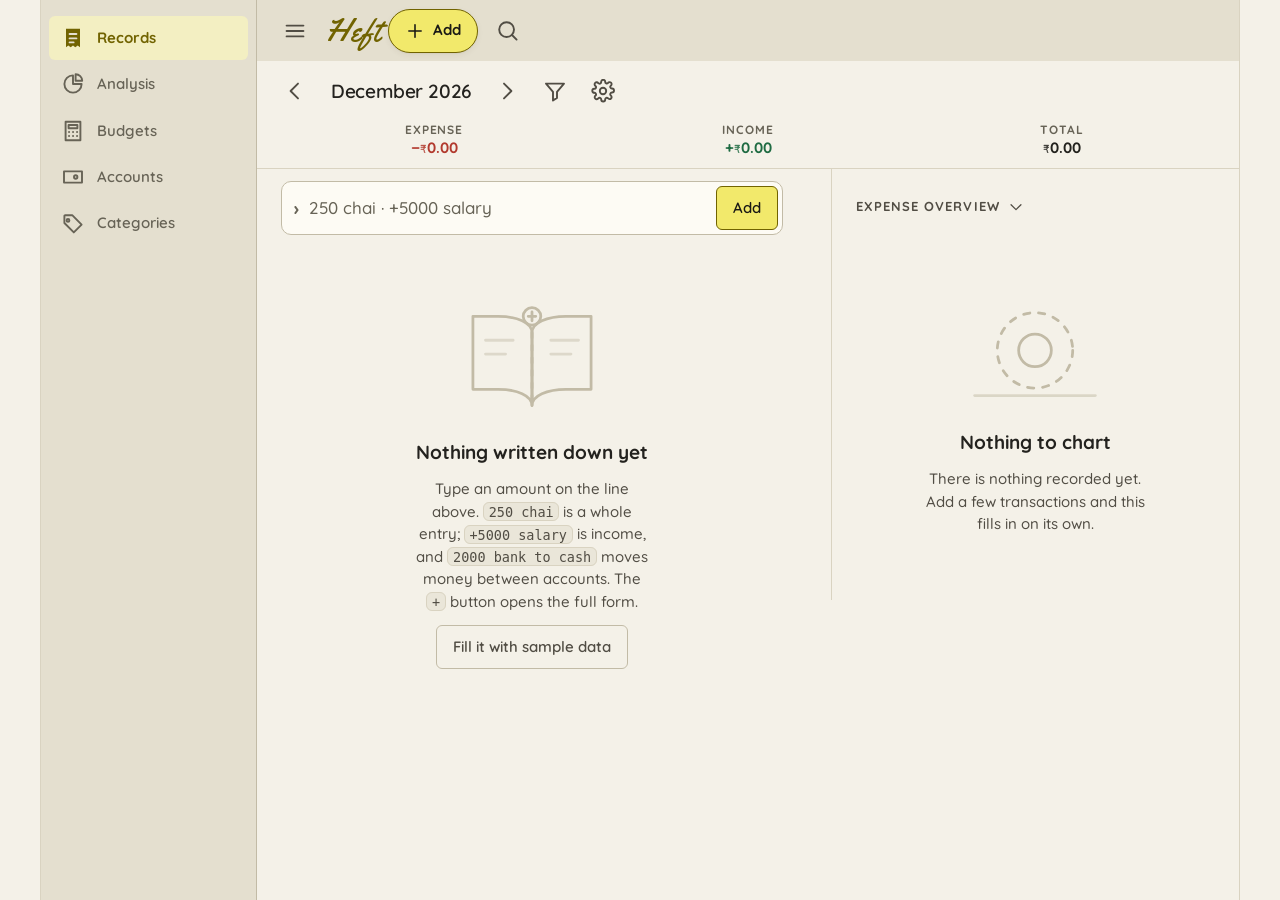
<file: index.html>
<!doctype html>
<html lang="en-IN">
<head>
<meta charset="utf-8">
<meta name="viewport" content="width=device-width, initial-scale=1, viewport-fit=cover">
<title>Heft — money has mass</title>
<meta name="description" content="An expense manager where money has mass. Offline, single user, INR.">
<meta name="color-scheme" content="light dark">
<meta name="theme-color" content="#4A4840" media="(prefers-color-scheme: dark)">
<meta name="theme-color" content="#E4DFCF" media="(prefers-color-scheme: light)">

<!-- The only permitted external resource. Quicksand carries the whole
     interface; Yellowtail is subset with `text=Heft` so the wordmark costs a
     few hundred bytes rather than a whole script face. -->
<link rel="preconnect" href="https://fonts.googleapis.com">
<link rel="preconnect" href="https://fonts.gstatic.com" crossorigin>
<link rel="stylesheet"
      href="https://fonts.googleapis.com/css2?family=Quicksand:wght@400;500;600;700&display=swap">
<link rel="stylesheet"
      href="https://fonts.googleapis.com/css2?family=Yellowtail&text=Heft&display=swap">

<link rel="stylesheet" href="css/reset.css">
<link rel="stylesheet" href="css/tokens.css">
<link rel="stylesheet" href="css/shell.css">
<link rel="stylesheet" href="css/records.css">
<link rel="stylesheet" href="css/analysis.css">
<link rel="stylesheet" href="css/dialogs.css">
<link rel="stylesheet" href="css/manage.css">
<!-- Last, so `@layer wide` sits above every component layer and the
     breakpoint rules never fight specificity to win. -->
<link rel="stylesheet" href="css/wide.css">
</head>
<body>

<a class="skip-link" href="#pane-region">Skip to content</a>

<div class="app" id="app">

  <!-- ===================================================== top header -->
  <header class="app-header">
    <div class="app-header-inner">
      <button type="button" class="icon-btn" id="drawer-open"
              aria-label="Open menu" aria-expanded="false" aria-controls="drawer"></button>

      <h1 class="wordmark" id="wordmark">Heft</h1>

      <!-- Empty on a phone. From 720px up the add button moves in here, so
           the control sits in the header rather than floating over content
           there is now room to sit beside. -->
      <div class="header-actions" id="header-actions"></div>

      <button type="button" class="icon-btn" id="search-toggle"
              aria-label="Search records" aria-expanded="false" aria-controls="search-field"></button>
    </div>

    <!-- Collapsed until asked for. The query lives in the URL, so a search is
         a linkable state like any other. -->
    <div class="search-field" id="search-field" hidden>
      <label class="visually-hidden" for="search-input">Search notes</label>
      <input type="search" id="search-input" name="q" autocomplete="off"
             placeholder="Search notes…" enterkeyhint="search">
      <button type="button" class="btn btn-quiet" id="search-clear">Clear</button>
    </div>
  </header>

  <!-- ===================================================== period bar -->
  <!-- Deliberately NOT on the header band. The triad's money colours cannot
       reach 4.5:1 against that light olive; on the page ground they clear it
       comfortably. Structure follows the reference, contrast does not. -->
  <div class="period-bar" id="period-bar">
    <div class="period-nav">
      <button type="button" class="icon-btn" id="period-prev" aria-label="Previous period"></button>
      <h2 class="period-label" id="period-label" aria-live="polite">August 2026</h2>
      <button type="button" class="icon-btn" id="period-next" aria-label="Next period"></button>
      <button type="button" class="icon-btn" id="filter-open"
              aria-label="Filter records" aria-haspopup="dialog"></button>
      <button type="button" class="icon-btn" id="display-open"
              aria-label="Display options" aria-haspopup="dialog"></button>
    </div>

    <!-- Three columns, always three. A period with no income still shows the
         income column at zero rather than reflowing the row. -->
    <dl class="triad" id="triad">
      <div class="triad-cell" data-figure="expense">
        <dt>Expense</dt>
        <dd class="num" id="fig-expense">₹0.00</dd>
      </div>
      <div class="triad-cell" data-figure="income">
        <dt>Income</dt>
        <dd class="num" id="fig-income">₹0.00</dd>
      </div>
      <div class="triad-cell" data-figure="net">
        <dt>Total</dt>
        <dd class="num" id="fig-net">₹0.00</dd>
      </div>
    </dl>
  </div>

  <!-- ================================================ storage problems --
       Never a silent failure. A write that did not happen is the one thing
       this app cannot let pass unmentioned: the number on screen is right
       and the number on disk is not, and only the person looking at it can
       resolve that. So the message says what happened, what is still true,
       and what to do — with the doing attached to it as a real button. -->
  <div class="alert" id="storage-alert" role="alert" hidden>
    <div class="alert-body">
      <p class="alert-title" id="storage-alert-title"></p>
      <p class="alert-text" id="storage-alert-text"></p>
    </div>
    <div class="alert-actions">
      <button type="button" class="btn btn-primary btn-small" id="storage-alert-export">
        Export a backup
      </button>
      <button type="button" class="btn btn-quiet btn-small" id="storage-alert-dismiss">
        Dismiss
      </button>
    </div>
  </div>

  <!-- ========================================================== panes -->
  <main class="pane-region" id="pane-region" tabindex="-1">
    <section class="pane" id="pane-records" aria-labelledby="tab-records" hidden>

      <!-- Active filters, directly under the period bar. Each chip is a
           button that removes the thing it names; the row disappears when
           nothing is narrowing the list. -->
      <div class="chips" id="chips" hidden>
        <h2 class="visually-hidden">Active filters</h2>
        <ul class="chip-list" id="chip-list" role="list"></ul>
        <button type="button" class="chip chip-clear" id="chips-clear">Clear all</button>
      </div>

      <!-- The command line. The fast path stays the fast path: the FAB opens
           the full form, this takes a typed line. -->
      <section class="quick-add" aria-labelledby="qa-heading">
        <h2 class="visually-hidden" id="qa-heading">Quick add</h2>
        <form id="qa-form" novalidate>
          <div class="qa-line">
            <span class="qa-prompt" aria-hidden="true">&rsaquo;</span>
            <label class="visually-hidden" for="qa-input">
              What did you spend? Type an amount and a note.
            </label>
            <input type="text" id="qa-input" name="entry" autocomplete="off"
                   enterkeyhint="done" placeholder="250 chai &middot; +5000 salary"
                   aria-describedby="qa-live">
            <button type="submit" class="btn btn-primary" id="qa-submit">Add</button>
          </div>
          <!-- The visual parse. Its spoken twin is #qa-live, debounced, so a
               screen reader is not re-read on every keystroke. -->
          <div class="qa-preview" id="qa-preview" data-state="empty" aria-hidden="true"></div>
          <p class="qa-notice" id="qa-notice" hidden></p>
        </form>
        <p class="visually-hidden" id="qa-live" role="status" aria-live="polite"></p>
      </section>

      <h2 class="visually-hidden" id="ledger-heading">Transactions</h2>
      <ul class="ledger" id="ledger" role="list" aria-labelledby="ledger-heading"></ul>

      <!-- Three states, three different facts, three different remedies.
           Which one is shown is decided in records.js. -->
      <div class="empty" id="empty-all" hidden>
        <svg class="empty-art" viewBox="0 0 140 104" role="img" aria-labelledby="art-all-title">
          <title id="art-all-title">An open, empty ledger</title>
          <g fill="none" stroke="currentColor" stroke-width="2.2" stroke-linecap="round" stroke-linejoin="round">
            <path d="M70 30c0-8-12-13-27-13H23v58h20c15 0 27 5 27 13z"/>
            <path d="M70 30c0-8 12-13 27-13h20v58H97c-15 0-27 5-27 13z"/>
            <path d="M70 30v58" stroke-dasharray="4 6"/>
            <path d="M33 36h22M33 47h16M85 36h22M85 47h16" opacity="0.45"/>
          </g>
          <circle cx="70" cy="17" r="7" fill="none" stroke="currentColor" stroke-width="2.2"/>
          <path d="M70 13.5v7M67 17h6" stroke="currentColor" stroke-width="2.2" stroke-linecap="round"/>
        </svg>
        <p class="empty-title">Nothing written down yet</p>
        <p class="empty-body">
          Type an amount on the line above. <span class="kbd-inline">250 chai</span> is a whole
          entry; <span class="kbd-inline">+5000 salary</span> is income, and
          <span class="kbd-inline">2000 bank to cash</span> moves money between accounts.
          The <span class="kbd-inline">+</span> button opens the full form.
        </p>
        <button type="button" class="btn btn-quiet" id="empty-sample">Fill it with sample data</button>
      </div>

      <div class="empty" id="empty-period" hidden>
        <svg class="empty-art" viewBox="0 0 140 104" role="img" aria-labelledby="art-period-title">
          <title id="art-period-title">A calendar page with no entries</title>
          <g fill="none" stroke="currentColor" stroke-width="2.2" stroke-linecap="round" stroke-linejoin="round">
            <rect x="26" y="24" width="88" height="64" rx="6"/>
            <path d="M26 42h88"/>
            <path d="M45 16v14M95 16v14"/>
            <path d="M40 58h12M64 58h12M88 58h12M40 72h12M64 72h12" opacity="0.4" stroke-dasharray="0.5 8"/>
          </g>
        </svg>
        <p class="empty-title" id="empty-period-title">Nothing this period</p>
        <p class="empty-body" id="empty-period-body">
          You have records elsewhere &mdash; just not here.
        </p>
        <div class="empty-actions">
          <button type="button" class="btn btn-quiet" id="empty-period-prev">Previous period</button>
          <button type="button" class="btn btn-quiet" id="empty-period-today">Back to today</button>
        </div>
      </div>

      <div class="empty" id="empty-filtered" hidden>
        <svg class="empty-art" viewBox="0 0 140 104" role="img" aria-labelledby="art-filter-title">
          <title id="art-filter-title">A filter with nothing coming through it</title>
          <g fill="none" stroke="currentColor" stroke-width="2.2" stroke-linecap="round" stroke-linejoin="round">
            <path d="M34 24h72L78 57v27l-16 9V57z"/>
            <path d="M70 96v6" opacity="0.5" stroke-dasharray="1 7"/>
          </g>
        </svg>
        <p class="empty-title">No records match</p>
        <p class="empty-body">
          Nothing here fits <span class="empty-filters" id="empty-filter-names"></span>.
        </p>
        <button type="button" class="btn btn-primary" id="empty-clear">Clear filters</button>
      </div>
    </section>
    <section class="pane" id="pane-analysis" aria-labelledby="tab-analysis" hidden>

      <!-- The section header. The heading always names the view being shown;
           the disclosure it contains opens the three-way switch. A real
           radiogroup, not a row of buttons dressed as one. -->
      <div class="overview">
        <h2 class="overview-title">
          <button type="button" class="overview-toggle" id="view-toggle"
                  aria-expanded="false" aria-controls="opt-view">
            <span id="view-title">Expense overview</span>
          </button>
        </h2>
        <div class="opt-choices" role="radiogroup" aria-label="Which figures to analyse"
             id="opt-view" hidden>
          <button type="button" class="opt-choice" role="radio" data-value="expense" aria-checked="true" tabindex="0">Expense</button>
          <button type="button" class="opt-choice" role="radio" data-value="income" aria-checked="false" tabindex="-1">Income</button>
          <button type="button" class="opt-choice" role="radio" data-value="net" aria-checked="false" tabindex="-1">Net</button>
        </div>
        <p class="overview-note" id="analysis-note" hidden></p>
      </div>

      <div class="panels" id="analysis-panels"></div>

      <div class="empty" id="analysis-empty" hidden>
        <svg class="empty-art" viewBox="0 0 140 104" role="img" aria-labelledby="art-analysis-title">
          <title id="art-analysis-title">An empty chart, waiting for figures</title>
          <g fill="none" stroke="currentColor" stroke-width="2.2" stroke-linecap="round" stroke-linejoin="round">
            <circle cx="70" cy="52" r="30" stroke-dasharray="5 7"/>
            <circle cx="70" cy="52" r="13"/>
            <path d="M22 88h96" opacity="0.5"/>
          </g>
        </svg>
        <p class="empty-title">Nothing to chart</p>
        <p class="empty-body" id="analysis-empty-body"></p>
      </div>
    </section>
    <!-- ======================================================= budgets -->
    <section class="pane" id="pane-budgets" aria-labelledby="tab-budgets" hidden>

      <!-- The overall row leads. It compares budgeted spend against budgeted
           money — not the whole period against a plan that only covers part
           of it, which would guarantee an overrun and double-count what the
           unbudgeted section already reports. -->
      <div class="manage-head">
        <h2 class="section-title">Budgets</h2>
        <p class="section-note" id="budget-scope"></p>
      </div>

      <div class="overall" id="budget-overall" hidden>
        <div class="overall-figures">
          <p class="overall-spent num" id="budget-overall-spent"></p>
          <p class="overall-of" id="budget-overall-of"></p>
        </div>
        <div class="budget-track" id="budget-overall-track">
          <span class="budget-fill" id="budget-overall-fill"></span>
          <span class="budget-pace" id="budget-overall-pace" hidden></span>
        </div>
        <p class="overall-status" id="budget-overall-status"></p>
      </div>

      <section class="manage-section" aria-labelledby="budget-set-heading">
        <div class="manage-section-head">
          <h3 class="manage-section-title" id="budget-set-heading">Budgeted this period</h3>
          <button type="button" class="btn btn-quiet btn-small" id="budget-copy" hidden>
            Copy from previous
          </button>
        </div>
        <ul class="budget-list" id="budget-list" role="list"></ul>
        <p class="manage-section-empty" id="budget-list-empty" hidden>
          Nothing is budgeted for this period yet. Set one below and it starts pacing
          from today.
        </p>
      </section>

      <!-- Money outside every budget is the money most worth seeing. It is a
           list, never a single lump, and its total is stated in full. -->
      <section class="manage-section" aria-labelledby="budget-unset-heading">
        <h3 class="manage-section-title" id="budget-unset-heading">Not budgeted this period</h3>
        <p class="unbudgeted-total">
          <span class="unbudgeted-figure num" id="budget-unbudgeted-total"></span>
          <span class="unbudgeted-note" id="budget-unbudgeted-note"></span>
        </p>
        <ul class="budget-list budget-list-loose" id="budget-unbudgeted" role="list"></ul>
      </section>
    </section>

    <!-- ====================================================== accounts -->
    <section class="pane" id="pane-accounts" aria-labelledby="tab-accounts" hidden>

      <!-- Lifetime, and it says so. The period bar above governs the other
           tabs; a balance that silently meant "August only" would be the same
           class of lie as a "total spent" that means "spent inside budgets". -->
      <div class="networth">
        <p class="networth-label">All accounts</p>
        <p class="networth-figure num" id="networth-figure">&#8377;0.00</p>
        <dl class="networth-lifetime">
          <div>
            <dt>Expense, lifetime</dt>
            <dd class="num" id="networth-expense">&#8377;0.00</dd>
          </div>
          <div>
            <dt>Income, lifetime</dt>
            <dd class="num" id="networth-income">&#8377;0.00</dd>
          </div>
        </dl>
      </div>

      <div class="manage-actions">
        <button type="button" class="btn btn-quiet" id="account-transfer">Move money</button>
        <button type="button" class="btn btn-quiet" id="account-add">New account</button>
      </div>

      <h2 class="visually-hidden" id="account-list-heading">Your accounts</h2>
      <ul class="account-list" id="account-list" role="list"
          aria-labelledby="account-list-heading"></ul>

      <section class="manage-section" id="account-archived-section" hidden>
        <h3 class="manage-section-title" id="account-archived-heading">Archived</h3>
        <p class="manage-section-empty">
          Archived accounts are off the pickers, but they still hold money and
          still count towards the figure above.
        </p>
        <ul class="account-list" id="account-archived" role="list"
            aria-labelledby="account-archived-heading"></ul>
      </section>
    </section>

    <!-- ==================================================== categories -->
    <section class="pane" id="pane-categories" aria-labelledby="tab-categories" hidden>
      <div class="manage-head">
        <h2 class="section-title">Categories</h2>
        <p class="section-note">
          A category&rsquo;s kind is fixed when it is made. Expense and income are
          counted separately everywhere, so changing it later would silently rewrite
          every total it has ever been part of.
        </p>
      </div>

      <div class="manage-actions">
        <button type="button" class="btn btn-quiet" id="category-add">New category</button>
      </div>

      <section class="manage-section" aria-labelledby="category-expense-heading">
        <h3 class="manage-section-title" id="category-expense-heading">Expense</h3>
        <ul class="category-list" id="category-expense" role="list"
            aria-labelledby="category-expense-heading"></ul>
      </section>

      <section class="manage-section" aria-labelledby="category-income-heading">
        <h3 class="manage-section-title" id="category-income-heading">Income</h3>
        <ul class="category-list" id="category-income" role="list"
            aria-labelledby="category-income-heading"></ul>
      </section>

      <section class="manage-section" id="category-archived-section" hidden>
        <h3 class="manage-section-title" id="category-archived-heading">Archived</h3>
        <p class="manage-section-empty">
          Off the pickers, still on every record that already uses them.
        </p>
        <ul class="category-list" id="category-archived" role="list"
            aria-labelledby="category-archived-heading"></ul>
      </section>
    </section>
  </main>

  <!-- ============================================================ fab -->
  <button type="button" class="fab" id="fab" aria-label="Add a transaction">
    <span class="fab-label">Add</span>
  </button>

  <!-- ======================================================= tab bar -->
  <!-- Links, not a tablist. These are routes: they must be copyable,
       openable in a new tab, and steppable with the back button. A tablist
       would take all three away in exchange for arrow keys nobody expects on
       a bottom bar. -->
  <nav class="tabbar" id="tabbar" aria-label="Sections">
    <a class="tab" id="tab-records"    href="#/records"    data-tab="records"></a>
    <a class="tab" id="tab-analysis"   href="#/analysis"   data-tab="analysis"></a>
    <a class="tab" id="tab-budgets"    href="#/budgets"    data-tab="budgets"></a>
    <a class="tab" id="tab-accounts"   href="#/accounts"   data-tab="accounts"></a>
    <a class="tab" id="tab-categories" href="#/categories" data-tab="categories"></a>
  </nav>
</div>

<!-- ============================================================= drawer -->
<div class="drawer-scrim" id="drawer-scrim" hidden></div>
<aside class="drawer" id="drawer" aria-label="Menu" aria-hidden="true" inert>
  <div class="drawer-head">
    <p class="drawer-title">Heft</p>
    <p class="drawer-sub">Money has mass</p>
    <button type="button" class="icon-btn drawer-close" id="drawer-close" aria-label="Close menu"></button>
  </div>

  <nav class="drawer-nav">
    <button type="button" class="drawer-item" id="open-prefs" aria-haspopup="dialog">
      <span class="drawer-item-label">Preferences</span>
    </button>

    <p class="drawer-group">Management</p>
    <button type="button" class="drawer-item" id="open-report" aria-haspopup="dialog">
      <span class="drawer-item-label">Export Report</span>
    </button>
    <button type="button" class="drawer-item" id="open-backup" aria-haspopup="dialog">
      <span class="drawer-item-label">Backup &amp; Restore</span>
    </button>
    <button type="button" class="drawer-item drawer-item-danger" id="open-danger" aria-haspopup="dialog">
      <span class="drawer-item-label">Delete &amp; Reset</span>
    </button>
  </nav>

  <!-- What is in this browser, in one line. The size is the number that
       matters when storage runs out, so it is shown before it does. -->
  <p class="drawer-note" id="drawer-note" role="status"></p>
</aside>

<!-- ======================================================== dialogs -->
<dialog class="sheet" id="prefs-dialog" aria-labelledby="prefs-title">
  <form method="dialog" class="sheet-form">
    <header class="sheet-head">
      <h2 id="prefs-title">Preferences</h2>
      <button type="button" class="icon-btn" id="prefs-close" aria-label="Close"></button>
    </header>

    <div class="sheet-body">
      <fieldset class="opt">
        <legend class="opt-label">Theme</legend>
        <div class="opt-choices" role="radiogroup" aria-label="Theme" id="opt-theme">
          <button type="button" class="opt-choice" role="radio" data-value="system" aria-checked="true" tabindex="0">System</button>
          <button type="button" class="opt-choice" role="radio" data-value="light" aria-checked="false" tabindex="-1">Light</button>
          <button type="button" class="opt-choice" role="radio" data-value="dark" aria-checked="false" tabindex="-1">Dark</button>
        </div>
      </fieldset>

      <fieldset class="opt">
        <legend class="opt-label">Decimals in amounts</legend>
        <div class="opt-choices" role="radiogroup" aria-label="Decimals in amounts" id="opt-decimals">
          <button type="button" class="opt-choice" role="radio" data-value="yes" aria-checked="true" tabindex="0">Shown</button>
          <button type="button" class="opt-choice" role="radio" data-value="no" aria-checked="false" tabindex="-1">Hidden</button>
        </div>
        <p class="opt-help">₹1,50,000.00 or ₹1,50,000. Grouping stays Indian either way.</p>
      </fieldset>

      <fieldset class="opt">
        <legend class="opt-label">Heft view</legend>
        <div class="opt-choices" role="radiogroup" aria-label="Heft view" id="opt-heft">
          <button type="button" class="opt-choice" role="radio" data-value="off" aria-checked="true" tabindex="0">Off</button>
          <button type="button" class="opt-choice" role="radio" data-value="on" aria-checked="false" tabindex="-1">On</button>
        </div>
        <p class="opt-help">
          Off, a row's weight shows only in its spine and the boldness of its
          amount. On, the full topographic mode returns: taller rows and larger
          type for larger amounts.
        </p>
      </fieldset>
    </div>

    <footer class="sheet-foot">
      <button type="submit" class="btn btn-primary" id="prefs-done">Done</button>
    </footer>
  </form>
</dialog>

<dialog class="sheet" id="display-dialog" aria-labelledby="display-title">
  <form method="dialog" class="sheet-form">
    <header class="sheet-head">
      <h2 id="display-title">Display options</h2>
      <button type="button" class="icon-btn" id="display-close" aria-label="Close"></button>
    </header>

    <div class="sheet-body">
      <fieldset class="opt">
        <legend class="opt-label">View mode</legend>
        <div class="opt-choices opt-choices-stack" role="radiogroup" aria-label="View mode" id="opt-mode">
          <button type="button" class="opt-choice" role="radio" data-value="daily" aria-checked="false" tabindex="-1">Daily</button>
          <button type="button" class="opt-choice" role="radio" data-value="weekly" aria-checked="false" tabindex="-1">Weekly</button>
          <button type="button" class="opt-choice" role="radio" data-value="monthly" aria-checked="true" tabindex="0">Monthly</button>
          <button type="button" class="opt-choice" role="radio" data-value="3-month" aria-checked="false" tabindex="-1">3 months</button>
          <button type="button" class="opt-choice" role="radio" data-value="6-month" aria-checked="false" tabindex="-1">6 months</button>
          <button type="button" class="opt-choice" role="radio" data-value="yearly" aria-checked="false" tabindex="-1">Yearly</button>
        </div>
        <p class="opt-help">The view mode is part of the URL, so a period is linkable.</p>
      </fieldset>

      <fieldset class="opt">
        <legend class="opt-label">Show total</legend>
        <div class="opt-choices" role="radiogroup" aria-label="Show total" id="opt-total">
          <button type="button" class="opt-choice" role="radio" data-value="on" aria-checked="true" tabindex="0">Shown</button>
          <button type="button" class="opt-choice" role="radio" data-value="off" aria-checked="false" tabindex="-1">Hidden</button>
        </div>
        <p class="opt-help">
          The third figure in the header, income minus expense for the period.
        </p>
      </fieldset>

      <fieldset class="opt">
        <legend class="opt-label">Carry over</legend>
        <div class="opt-choices" role="radiogroup" aria-label="Carry over" id="opt-carry">
          <button type="button" class="opt-choice" role="radio" data-value="off" aria-checked="true" tabindex="0">Off</button>
          <button type="button" class="opt-choice" role="radio" data-value="on" aria-checked="false" tabindex="-1">On</button>
        </div>
        <!-- One line, as the reference does it. Carry-over is not a display
             toggle in the way the others are: it changes the total rather
             than only whether it is shown, and the copy has to say so. -->
        <p class="opt-help">
          What is left over at the end of a period opens the next one, so the
          total reads as money you actually have rather than a fresh start
          every month.
        </p>
      </fieldset>
    </div>

    <footer class="sheet-foot">
      <button type="submit" class="btn btn-primary">Done</button>
    </footer>
  </form>
</dialog>

<!-- ====================================================== templates -->
<!-- Rows are cloned from here once and reconciled thereafter. Nothing in the
     ledger is ever built by assigning innerHTML. -->
<template id="tpl-day">
  <li class="day">
    <h3 class="day-head">
      <span class="day-when">
        <span class="day-relative"></span>
        <time class="day-date"></time>
      </span>
      <span class="day-net num">
        <span class="day-net-text"></span>
        <span class="visually-hidden day-net-word"></span>
      </span>
    </h3>
    <ul class="day-rows" role="list"></ul>
  </li>
</template>

<template id="tpl-row">
  <li class="row weighted">
    <!-- The whole row is one button. A row that opens a detail sheet is a
         single action, and splitting it into a clickable div plus two icon
         buttons would put three targets where the user sees one. The
         accessible name carries the full context, so it is never a bare
         repeated "Edit". -->
    <button type="button" class="row-open">
      <span class="cat-chip row-chip" aria-hidden="true"></span>
      <span class="row-body">
        <span class="row-title"></span>
        <span class="row-sub">
          <span class="row-account"><span class="row-account-mark"></span><span class="row-account-name"></span></span>
          <span class="row-note"></span>
        </span>
      </span>
      <span class="row-amount num">
        <span class="row-amount-text"></span>
      </span>
    </button>
  </li>
</template>

<!-- Every chart on the Analysis tab is one of these. The summary is the
     takeaway in a sentence, and it is part of the SVG's accessible name; the
     table under it carries the same numbers for anyone who cannot see the
     drawing. -->
<template id="tpl-panel">
  <figure class="panel">
    <figcaption class="panel-head">
      <h3 class="panel-title"></h3>
      <p class="panel-summary"></p>
    </figcaption>
    <div class="panel-body"></div>
    <!-- The wrapper carries visually-hidden, not the table: a table will not
         shrink below its min-content width, so hiding it directly leaves the
         page scrolling sideways. -->
    <div class="visually-hidden panel-table-wrap">
      <table class="panel-table">
        <caption></caption>
        <thead><tr></tr></thead>
        <tbody></tbody>
      </table>
    </div>
  </figure>
</template>

<!-- A budget row. The bar is decorative: every number it encodes is written
     out beside it, and the pace mark's meaning is in the status line. -->
<template id="tpl-budget">
  <li class="budget-row">
    <button type="button" class="budget-open">
      <span class="cat-chip budget-chip" aria-hidden="true"></span>
      <span class="budget-main">
        <span class="budget-line">
          <span class="budget-name"></span>
          <span class="budget-figures num">
            <span class="budget-spent"></span>
            <span class="budget-of"></span>
          </span>
        </span>
        <span class="budget-track">
          <span class="budget-fill"></span>
          <span class="budget-pace" hidden></span>
        </span>
        <span class="budget-status"></span>
        <span class="budget-projection"></span>
      </span>
    </button>
  </li>
</template>

<!-- An unbudgeted category: what it cost, and one control to give it a plan. -->
<template id="tpl-unbudgeted">
  <li class="budget-row budget-row-unset">
    <button type="button" class="budget-open">
      <span class="cat-chip budget-chip" aria-hidden="true"></span>
      <span class="budget-main">
        <span class="budget-line">
          <span class="budget-name"></span>
          <span class="budget-figures num"><span class="budget-spent"></span></span>
        </span>
      </span>
      <span class="budget-set" aria-hidden="true">Set budget</span>
    </button>
  </li>
</template>

<template id="tpl-account">
  <li class="account-card">
    <div class="account-top">
      <span class="cat-chip account-chip" aria-hidden="true"></span>
      <div class="account-id">
        <p class="account-name"></p>
        <p class="account-type"></p>
      </div>
      <p class="account-balance num">
        <span class="account-balance-text"></span>
        <span class="visually-hidden account-balance-word"></span>
      </p>
    </div>
    <p class="account-opening"></p>
    <div class="account-actions">
      <button type="button" class="btn btn-quiet btn-small account-view"></button>
      <button type="button" class="btn btn-quiet btn-small account-edit"></button>
      <button type="button" class="btn btn-quiet btn-small account-archive"></button>
    </div>
  </li>
</template>

<template id="tpl-category">
  <li class="category-row">
    <span class="cat-chip category-chip" aria-hidden="true"></span>
    <span class="category-main">
      <span class="category-name"></span>
      <span class="category-count"></span>
    </span>
    <button type="button" class="icon-btn category-menu-open"></button>
  </li>
</template>

<!-- ======================================================== undo bar -->
<!-- Not a toast that steals focus, and not one that cannot be reached: it is
     a real button in the tab order, announced politely, and it stays operable
     right up to the moment the delete commits. -->
<div class="undobar" id="undobar" hidden>
  <p class="undobar-text" id="undo-text"></p>
  <button type="button" class="btn btn-undo" id="undo-button">Undo</button>
  <span class="undobar-clock" id="undo-clock" aria-hidden="true"></span>
</div>

<!-- ========================================================= dialogs -->
<dialog class="sheet" id="detail-dialog" aria-labelledby="detail-title">
  <div class="sheet-form">
    <header class="sheet-head">
      <h2 id="detail-title">Transaction</h2>
      <button type="button" class="icon-btn" id="detail-close" aria-label="Close"></button>
    </header>

    <div class="sheet-body">
      <p class="detail-amount num" id="detail-amount"></p>
      <dl class="detail-list" id="detail-list"></dl>
    </div>

    <footer class="sheet-foot sheet-foot-split">
      <button type="button" class="btn btn-danger" id="detail-delete">Delete</button>
      <button type="button" class="btn btn-primary" id="detail-edit">Edit</button>
    </footer>
  </div>
</dialog>

<dialog class="sheet" id="filter-dialog" aria-labelledby="filter-title">
  <form method="dialog" class="sheet-form">
    <header class="sheet-head">
      <h2 id="filter-title">Filter records</h2>
      <button type="button" class="icon-btn" id="filter-close" aria-label="Close"></button>
    </header>

    <div class="sheet-body">
      <fieldset class="opt">
        <legend class="opt-label">Type</legend>
        <div class="opt-checks opt-checks-row" id="filter-kinds">
          <label class="check"><input type="checkbox" value="expense"><span>Expense</span></label>
          <label class="check"><input type="checkbox" value="income"><span>Income</span></label>
          <label class="check"><input type="checkbox" value="transfer"><span>Transfer</span></label>
        </div>
        <p class="opt-help">Nothing ticked means every type.</p>
      </fieldset>

      <fieldset class="opt">
        <legend class="opt-label">Categories</legend>
        <div class="opt-checks" id="filter-categories"></div>
      </fieldset>

      <fieldset class="opt">
        <legend class="opt-label">Accounts</legend>
        <div class="opt-checks" id="filter-accounts"></div>
      </fieldset>

      <div class="opt">
        <label class="opt-label" for="filter-query">Search notes</label>
        <input type="search" id="filter-query" autocomplete="off" placeholder="cocoa">
      </div>
    </div>

    <footer class="sheet-foot sheet-foot-split">
      <button type="button" class="btn btn-quiet" id="filter-reset">Clear all</button>
      <button type="submit" class="btn btn-primary">Show results</button>
    </footer>
  </form>
</dialog>

<dialog class="dialog" id="transaction-dialog" aria-labelledby="transaction-dialog-title">
  <form method="dialog" class="dialog-form" id="transaction-form">
    <header class="dialog-head">
      <h2 id="transaction-dialog-title">Add expense</h2>
      <button type="button" class="icon-btn" id="transaction-cancel" aria-label="Close without saving"></button>
    </header>

    <div class="dialog-body">
      <!-- A real radio group: arrow keys move the selection, one stop in the
           tab order, and the checked state is the accessible one. Not three
           buttons dressed up to look like a segmented control. -->
      <div class="field">
        <span class="field-label" id="f-kind-label">Type</span>
        <div class="segmented" role="radiogroup" aria-labelledby="f-kind-label" id="f-kinds">
          <button type="button" class="seg" data-kind="expense" role="radio" aria-checked="true" tabindex="0">Expense</button>
          <button type="button" class="seg" data-kind="income" role="radio" aria-checked="false" tabindex="-1">Income</button>
          <button type="button" class="seg" data-kind="transfer" role="radio" aria-checked="false" tabindex="-1">Transfer</button>
        </div>
      </div>

      <div class="field">
        <label class="field-label" for="f-amount">Amount</label>
        <div class="input-wrap">
          <span class="input-prefix" aria-hidden="true">&#8377;</span>
          <input type="text" id="f-amount" name="amount" inputmode="decimal" autocomplete="off"
                 required aria-describedby="f-amount-error">
        </div>
        <p class="field-error" id="f-amount-error"></p>
      </div>

      <div class="field-pair">
        <div class="field">
          <label class="field-label" for="f-date">Date</label>
          <input type="date" id="f-date" name="date" required aria-describedby="f-date-error">
          <p class="field-error" id="f-date-error"></p>
        </div>
        <div class="field" id="f-category-field">
          <label class="field-label" for="f-category">Category</label>
          <select id="f-category" name="categoryId"></select>
        </div>
      </div>

      <div class="field-pair">
        <div class="field">
          <label class="field-label" for="f-account" id="f-account-label">Account</label>
          <select id="f-account" name="accountId"></select>
        </div>
        <!-- Transfers only: replaces the category field's job of saying where
             the money went. -->
        <div class="field" id="f-to-account-field" hidden>
          <label class="field-label" for="f-to-account">To account</label>
          <select id="f-to-account" name="toAccountId" aria-describedby="f-to-account-error"></select>
          <p class="field-error" id="f-to-account-error"></p>
        </div>
      </div>

      <div class="field">
        <label class="field-label" for="f-note">Note</label>
        <input type="text" id="f-note" name="note" autocomplete="off" placeholder="Optional">
      </div>
    </div>

    <footer class="dialog-foot">
      <button type="button" class="btn btn-quiet" id="transaction-cancel-2">Cancel</button>
      <button type="submit" class="btn btn-primary" id="transaction-save">Add expense</button>
    </footer>
  </form>
</dialog>

<!-- ============================================== budget / account / category -->

<dialog class="sheet" id="budget-dialog" aria-labelledby="budget-dialog-title">
  <form method="dialog" class="sheet-form" id="budget-form">
    <header class="sheet-head">
      <h2 id="budget-dialog-title">Set budget</h2>
      <button type="button" class="icon-btn" id="budget-cancel" aria-label="Close without saving"></button>
    </header>

    <div class="sheet-body">
      <p class="sheet-lede" id="budget-for"></p>

      <div class="field">
        <label class="field-label" for="budget-amount">Monthly budget</label>
        <div class="input-wrap">
          <span class="input-prefix" aria-hidden="true">&#8377;</span>
          <input type="text" id="budget-amount" inputmode="decimal" autocomplete="off"
                 aria-describedby="budget-amount-error budget-amount-help">
        </div>
        <p class="field-error" id="budget-amount-error"></p>
        <!-- Budgets are monthly, whatever period is on screen. Saying so is
             what keeps a weekly view from looking like it has its own plan. -->
        <p class="opt-help" id="budget-amount-help"></p>
      </div>
    </div>

    <footer class="sheet-foot sheet-foot-split">
      <button type="button" class="btn btn-danger" id="budget-remove">Remove budget</button>
      <button type="submit" class="btn btn-primary" id="budget-save">Save budget</button>
    </footer>
  </form>
</dialog>

<dialog class="sheet" id="account-dialog" aria-labelledby="account-dialog-title">
  <form method="dialog" class="sheet-form" id="account-form">
    <header class="sheet-head">
      <h2 id="account-dialog-title">New account</h2>
      <button type="button" class="icon-btn" id="account-cancel" aria-label="Close without saving"></button>
    </header>

    <div class="sheet-body">
      <div class="field">
        <label class="field-label" for="account-name">Name</label>
        <input type="text" id="account-name" autocomplete="off" required
               aria-describedby="account-name-error">
        <p class="field-error" id="account-name-error"></p>
      </div>

      <fieldset class="opt">
        <legend class="opt-label">Type</legend>
        <div class="opt-choices" role="radiogroup" aria-label="Account type" id="account-type">
          <button type="button" class="opt-choice" role="radio" data-value="cash" aria-checked="true" tabindex="0">Cash</button>
          <button type="button" class="opt-choice" role="radio" data-value="bank" aria-checked="false" tabindex="-1">Bank</button>
          <button type="button" class="opt-choice" role="radio" data-value="card" aria-checked="false" tabindex="-1">Card</button>
          <button type="button" class="opt-choice" role="radio" data-value="wallet" aria-checked="false" tabindex="-1">Wallet</button>
        </div>
      </fieldset>

      <div class="field">
        <label class="field-label" for="account-opening">Opening balance</label>
        <div class="input-wrap">
          <span class="input-prefix" aria-hidden="true">&#8377;</span>
          <input type="text" id="account-opening" inputmode="decimal" autocomplete="off"
                 aria-describedby="account-opening-error account-opening-help">
        </div>
        <p class="field-error" id="account-opening-error"></p>
        <!-- A balance is derived from this plus every transaction. Leaving it
             at zero is what makes a migrated ledger read as deeply overdrawn. -->
        <p class="opt-help" id="account-opening-help">
          What was in this account before the first record. A card with a bill
          outstanding starts negative &mdash; write it as &minus;4000.
        </p>
      </div>

      <fieldset class="opt">
        <legend class="opt-label">Icon</legend>
        <div class="glyph-grid" role="radiogroup" aria-label="Account icon" id="account-icon"></div>
      </fieldset>

      <fieldset class="opt">
        <legend class="opt-label">Colour</legend>
        <div class="swatch-grid" role="radiogroup" aria-label="Account colour" id="account-color"></div>
      </fieldset>
    </div>

    <footer class="sheet-foot sheet-foot-split">
      <button type="button" class="btn btn-danger" id="account-delete">Delete</button>
      <button type="submit" class="btn btn-primary" id="account-save">Save account</button>
    </footer>
  </form>
</dialog>

<dialog class="sheet" id="category-dialog" aria-labelledby="category-dialog-title">
  <form method="dialog" class="sheet-form" id="category-form">
    <header class="sheet-head">
      <h2 id="category-dialog-title">New category</h2>
      <button type="button" class="icon-btn" id="category-cancel" aria-label="Close without saving"></button>
    </header>

    <div class="sheet-body">
      <fieldset class="opt">
        <legend class="opt-label">Kind</legend>
        <div class="opt-choices" role="radiogroup" aria-label="Kind" id="category-kind">
          <button type="button" class="opt-choice" role="radio" data-value="expense" aria-checked="true" tabindex="0">Expense</button>
          <button type="button" class="opt-choice" role="radio" data-value="income" aria-checked="false" tabindex="-1">Income</button>
        </div>
        <!-- Not merely disabled: the reason is the point, and a control that
             refuses without saying why reads as a bug. -->
        <p class="opt-help" id="category-kind-help">
          Chosen once, and fixed afterwards. Expense and income are counted
          separately in every total, chart and budget, so switching a category
          that already has records would rewrite history rather than reclassify
          it. To move records, make the category you want and merge into it.
        </p>
      </fieldset>

      <div class="field">
        <label class="field-label" for="category-name">Name</label>
        <input type="text" id="category-name" autocomplete="off" required
               aria-describedby="category-name-error">
        <p class="field-error" id="category-name-error"></p>
      </div>

      <fieldset class="opt">
        <legend class="opt-label">Icon</legend>
        <div class="glyph-grid" role="radiogroup" aria-label="Category icon" id="category-icon"></div>
      </fieldset>

      <fieldset class="opt">
        <legend class="opt-label">Colour</legend>
        <div class="swatch-grid" role="radiogroup" aria-label="Category colour" id="category-color"></div>
      </fieldset>
    </div>

    <footer class="sheet-foot sheet-foot-split">
      <button type="button" class="btn btn-danger" id="category-delete">Delete</button>
      <button type="submit" class="btn btn-primary" id="category-save">Save category</button>
    </footer>
  </form>
</dialog>

<!-- The per-row menu, as a real sheet rather than a floating popup: it traps
     focus, closes on Escape, and returns focus to the button that opened it,
     none of which a hand-rolled dropdown gets for free. -->
<dialog class="sheet sheet-menu" id="category-menu" aria-labelledby="category-menu-title">
  <div class="sheet-form">
    <header class="sheet-head">
      <h2 id="category-menu-title">Category</h2>
      <button type="button" class="icon-btn" id="category-menu-close" aria-label="Close"></button>
    </header>
    <div class="sheet-body">
      <nav class="menu-list" id="category-menu-list"></nav>
    </div>
  </div>
</dialog>

<dialog class="sheet" id="merge-dialog" aria-labelledby="merge-title">
  <form method="dialog" class="sheet-form" id="merge-form">
    <header class="sheet-head">
      <h2 id="merge-title">Merge category</h2>
      <button type="button" class="icon-btn" id="merge-cancel" aria-label="Close without merging"></button>
    </header>

    <div class="sheet-body">
      <p class="sheet-lede" id="merge-lede"></p>

      <div class="field">
        <label class="field-label" for="merge-target">Merge into</label>
        <select id="merge-target" aria-describedby="merge-help"></select>
        <p class="opt-help" id="merge-help"></p>
      </div>
    </div>

    <footer class="sheet-foot sheet-foot-split">
      <button type="button" class="btn btn-quiet" id="merge-abort">Cancel</button>
      <button type="submit" class="btn btn-primary" id="merge-confirm">Merge</button>
    </footer>
  </form>
</dialog>

<!-- One dialog for both never-orphan rules: a category or an account with
     history behind it cannot go without the caller saying, explicitly, what
     happens to the records that point at it. -->
<dialog class="sheet" id="reassign-dialog" aria-labelledby="reassign-title">
  <form method="dialog" class="sheet-form" id="reassign-form">
    <header class="sheet-head">
      <h2 id="reassign-title">Delete</h2>
      <button type="button" class="icon-btn" id="reassign-cancel" aria-label="Close without deleting"></button>
    </header>

    <div class="sheet-body">
      <p class="sheet-lede" id="reassign-lede"></p>

      <fieldset class="opt">
        <legend class="opt-label">What happens to them</legend>
        <div class="opt-choices opt-choices-stack" role="radiogroup"
             aria-label="What happens to the records" id="reassign-mode">
          <button type="button" class="opt-choice" role="radio" data-value="reassign" aria-checked="true" tabindex="0">Move them</button>
          <button type="button" class="opt-choice" role="radio" data-value="delete" aria-checked="false" tabindex="-1">Delete them too</button>
        </div>
      </fieldset>

      <div class="field" id="reassign-target-field">
        <label class="field-label" for="reassign-target">Move them to</label>
        <select id="reassign-target"></select>
      </div>

      <p class="danger-note" id="reassign-warning" hidden></p>
    </div>

    <footer class="sheet-foot sheet-foot-split">
      <button type="button" class="btn btn-quiet" id="reassign-abort">Cancel</button>
      <button type="submit" class="btn btn-danger" id="reassign-confirm">Delete</button>
    </footer>
  </form>
</dialog>

<!-- ==================================================== export report -->
<!-- Two formats, two jobs, and the sheet says which is which. The JSON file
     is the one that comes back; the CSV files are the ones that go into a
     spreadsheet and do not. Offering them as one undifferentiated "export"
     is how someone ends up with a CSV they expected to be able to restore. -->
<dialog class="sheet" id="report-dialog" aria-labelledby="report-title">
  <form method="dialog" class="sheet-form" id="report-form">
    <header class="sheet-head">
      <h2 id="report-title">Export Report</h2>
      <button type="button" class="icon-btn" id="report-close" aria-label="Close"></button>
    </header>

    <div class="sheet-body">
      <p class="sheet-lede" id="report-lede"></p>

      <fieldset class="opt">
        <legend class="opt-label">Format</legend>
        <div class="opt-choices opt-choices-stack" role="radiogroup"
             aria-label="Export format" id="report-format">
          <button type="button" class="opt-choice" role="radio" data-value="json"
                  aria-checked="true" tabindex="0">Backup &middot; JSON</button>
          <button type="button" class="opt-choice" role="radio" data-value="records"
                  aria-checked="false" tabindex="-1">Records &middot; CSV</button>
          <button type="button" class="opt-choice" role="radio" data-value="budgets"
                  aria-checked="false" tabindex="-1">Budgets &middot; CSV</button>
        </div>
        <p class="opt-help" id="report-help"></p>
      </fieldset>

      <p class="preview-head" id="report-contents"></p>
    </div>

    <footer class="sheet-foot sheet-foot-split">
      <button type="button" class="btn btn-quiet" id="report-cancel">Cancel</button>
      <button type="submit" class="btn btn-primary" id="report-download">Download</button>
    </footer>
  </form>
</dialog>

<!-- =================================================== backup & restore -->
<dialog class="sheet" id="backup-dialog" aria-labelledby="backup-title">
  <form method="dialog" class="sheet-form" id="backup-form">
    <header class="sheet-head">
      <h2 id="backup-title">Backup &amp; Restore</h2>
      <button type="button" class="icon-btn" id="backup-close" aria-label="Close"></button>
    </header>

    <div class="sheet-body">
      <p class="sheet-lede">
        Restore from a Heft backup. The file is read and checked first, and
        nothing is applied until you have seen exactly what it would do.
      </p>
      <!-- On its own line rather than inline in the sentence above. WCAG
           exempts a link sitting inside a run of text from the target-size
           floor, but the exemption exists for prose links, and this is a
           control that opens another sheet. -->
      <button type="button" class="btn btn-quiet" id="backup-to-report"
              aria-haspopup="dialog">
        Make a backup instead
      </button>

      <div class="field">
        <label class="field-label" for="backup-file">Backup file</label>
        <input type="file" id="backup-file" accept="application/json,.json"
               aria-describedby="backup-error">
        <p class="field-error" id="backup-error" role="alert"></p>
      </div>

      <!-- Nothing below this point exists until a file has been read and has
           validated. An empty preview with a live Restore button is how an
           import gets applied before anyone has read what it does. -->
      <div id="backup-preview" hidden>
        <fieldset class="opt">
          <legend class="opt-label">What to do with it</legend>
          <div class="opt-choices opt-choices-stack" role="radiogroup"
               aria-label="Restore mode" id="backup-mode">
            <button type="button" class="opt-choice" role="radio" data-value="merge"
                    aria-checked="true" tabindex="0">Merge</button>
            <button type="button" class="opt-choice" role="radio" data-value="replace"
                    aria-checked="false" tabindex="-1">Replace</button>
          </div>
          <p class="opt-help" id="backup-mode-help"></p>
        </fieldset>

        <div class="preview" id="backup-summary" aria-live="polite"></div>

        <p class="danger-note" id="backup-warning" hidden></p>
      </div>
    </div>

    <footer class="sheet-foot sheet-foot-split">
      <button type="button" class="btn btn-quiet" id="backup-cancel">Cancel</button>
      <button type="submit" class="btn btn-primary" id="backup-apply" disabled>Restore</button>
    </footer>
  </form>
</dialog>

<!-- ====================================================== delete & reset -->
<!-- Two different things, never one button. Emptying the ledger and throwing
     away the accounts, categories, plan and preferences you built around it
     are not degrees of the same action, and the confirmation word differs so
     that having typed one does not carry you through the other. -->
<dialog class="sheet" id="danger-dialog" aria-labelledby="danger-title">
  <form method="dialog" class="sheet-form" id="danger-form">
    <header class="sheet-head">
      <h2 id="danger-title">Delete &amp; Reset</h2>
      <button type="button" class="icon-btn" id="danger-close" aria-label="Close"></button>
    </header>

    <div class="sheet-body">
      <fieldset class="opt">
        <legend class="opt-label">What to delete</legend>
        <div class="opt-choices opt-choices-stack" role="radiogroup"
             aria-label="What to delete" id="danger-scope">
          <button type="button" class="opt-choice" role="radio" data-value="transactions"
                  aria-checked="true" tabindex="0">Transactions only</button>
          <button type="button" class="opt-choice" role="radio" data-value="everything"
                  aria-checked="false" tabindex="-1">Everything</button>
        </div>
      </fieldset>

      <p class="danger-note" id="danger-consequence"></p>

      <div class="field">
        <label class="field-label" for="danger-input" id="danger-prompt"></label>
        <input type="text" id="danger-input" autocomplete="off" spellcheck="false"
               aria-describedby="danger-input-help">
        <p class="opt-help" id="danger-input-help">
          Typed in full, in capitals. This one cannot be undone.
        </p>
      </div>
    </div>

    <footer class="sheet-foot sheet-foot-split">
      <button type="button" class="btn btn-quiet" id="danger-cancel">Cancel</button>
      <button type="submit" class="btn btn-danger" id="danger-confirm" disabled>Delete</button>
    </footer>
  </form>
</dialog>

<p class="visually-hidden" id="announcer" role="status" aria-live="polite"></p>

<script type="module" src="js/app.js"></script>
</body>
</html>
</file>
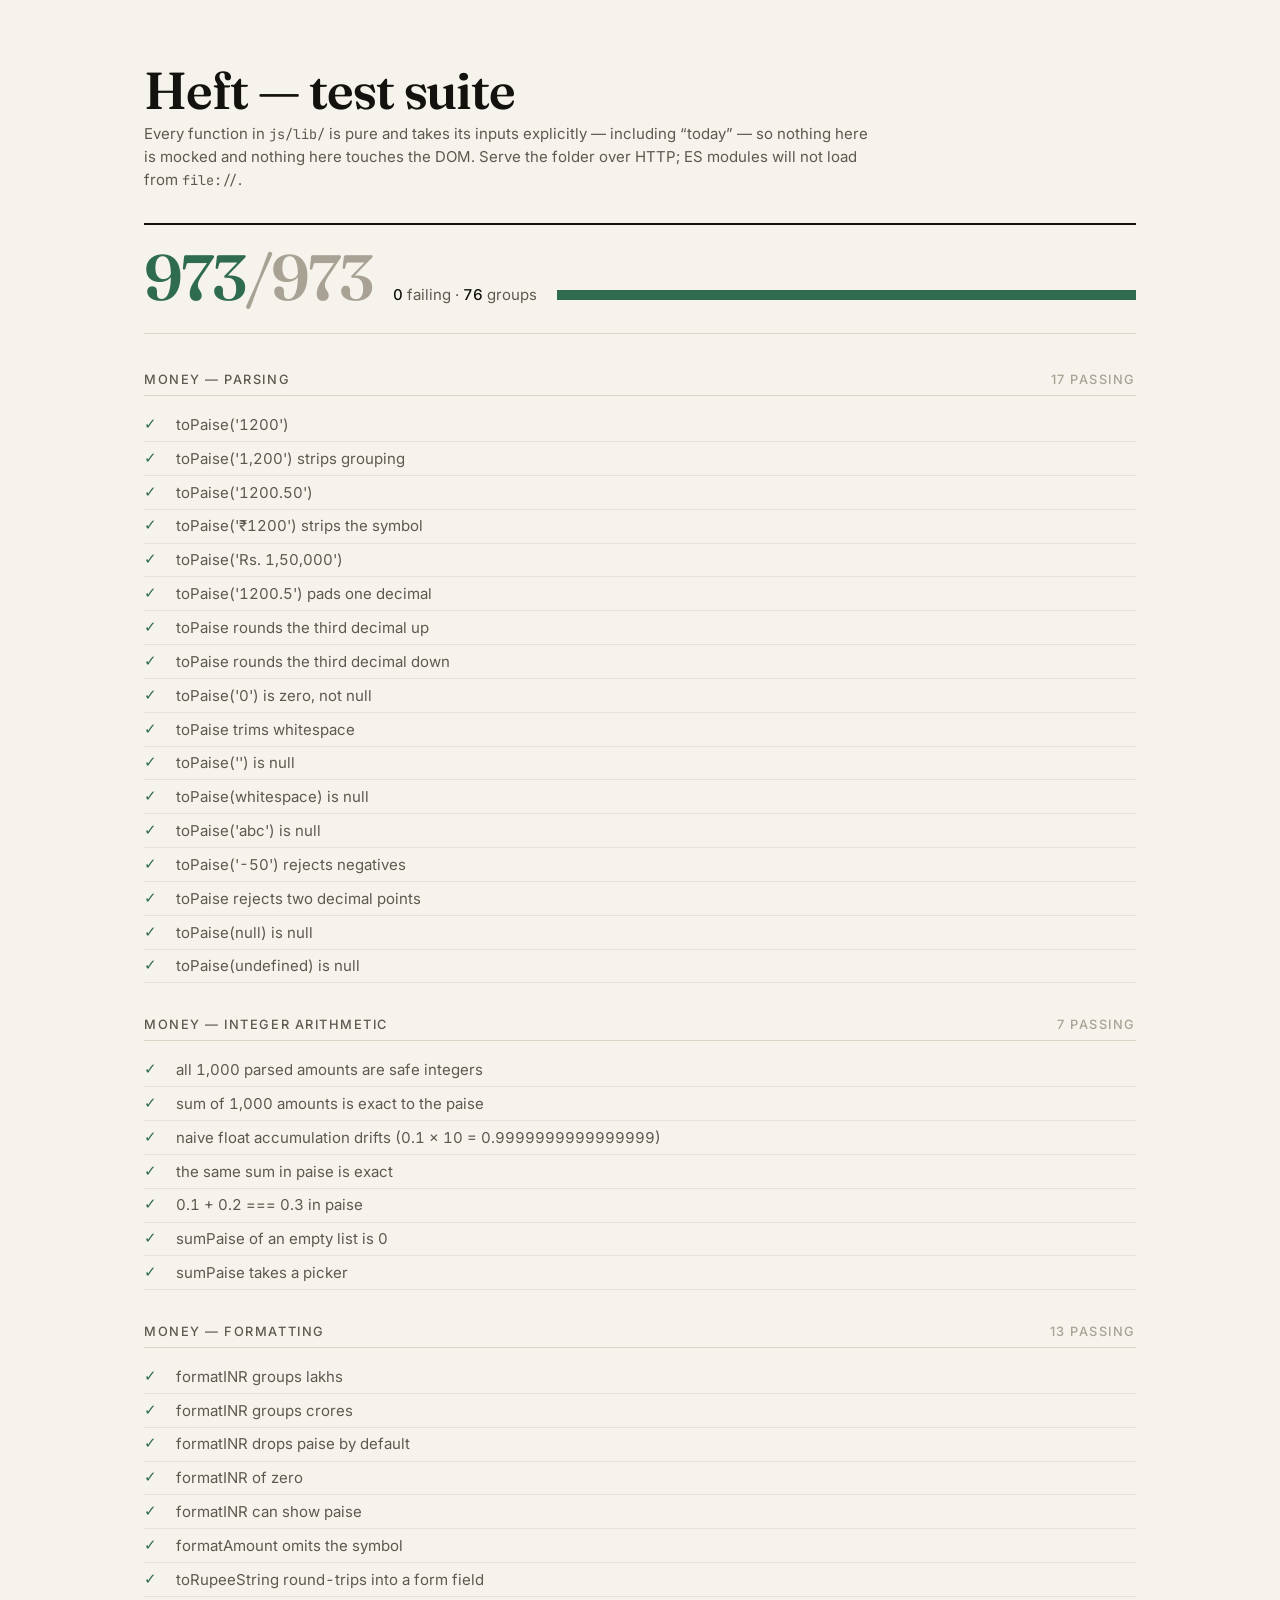
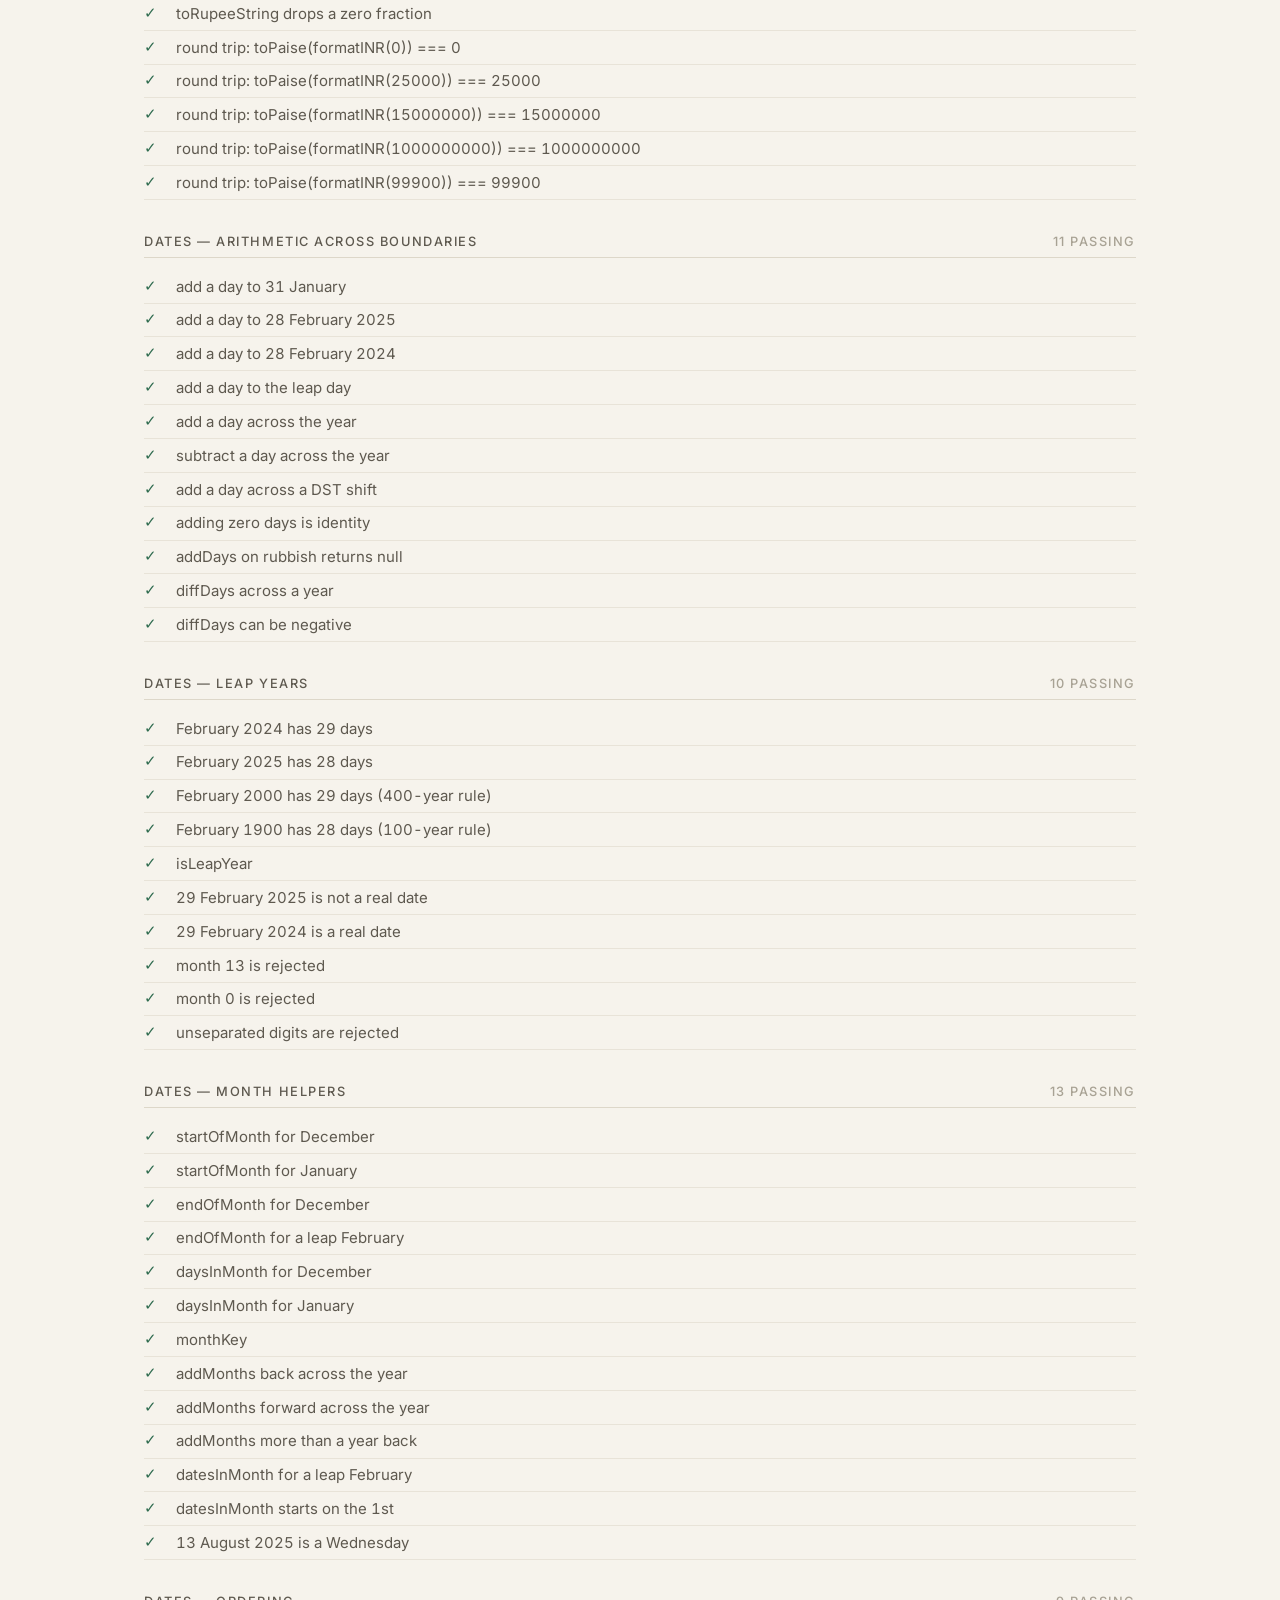
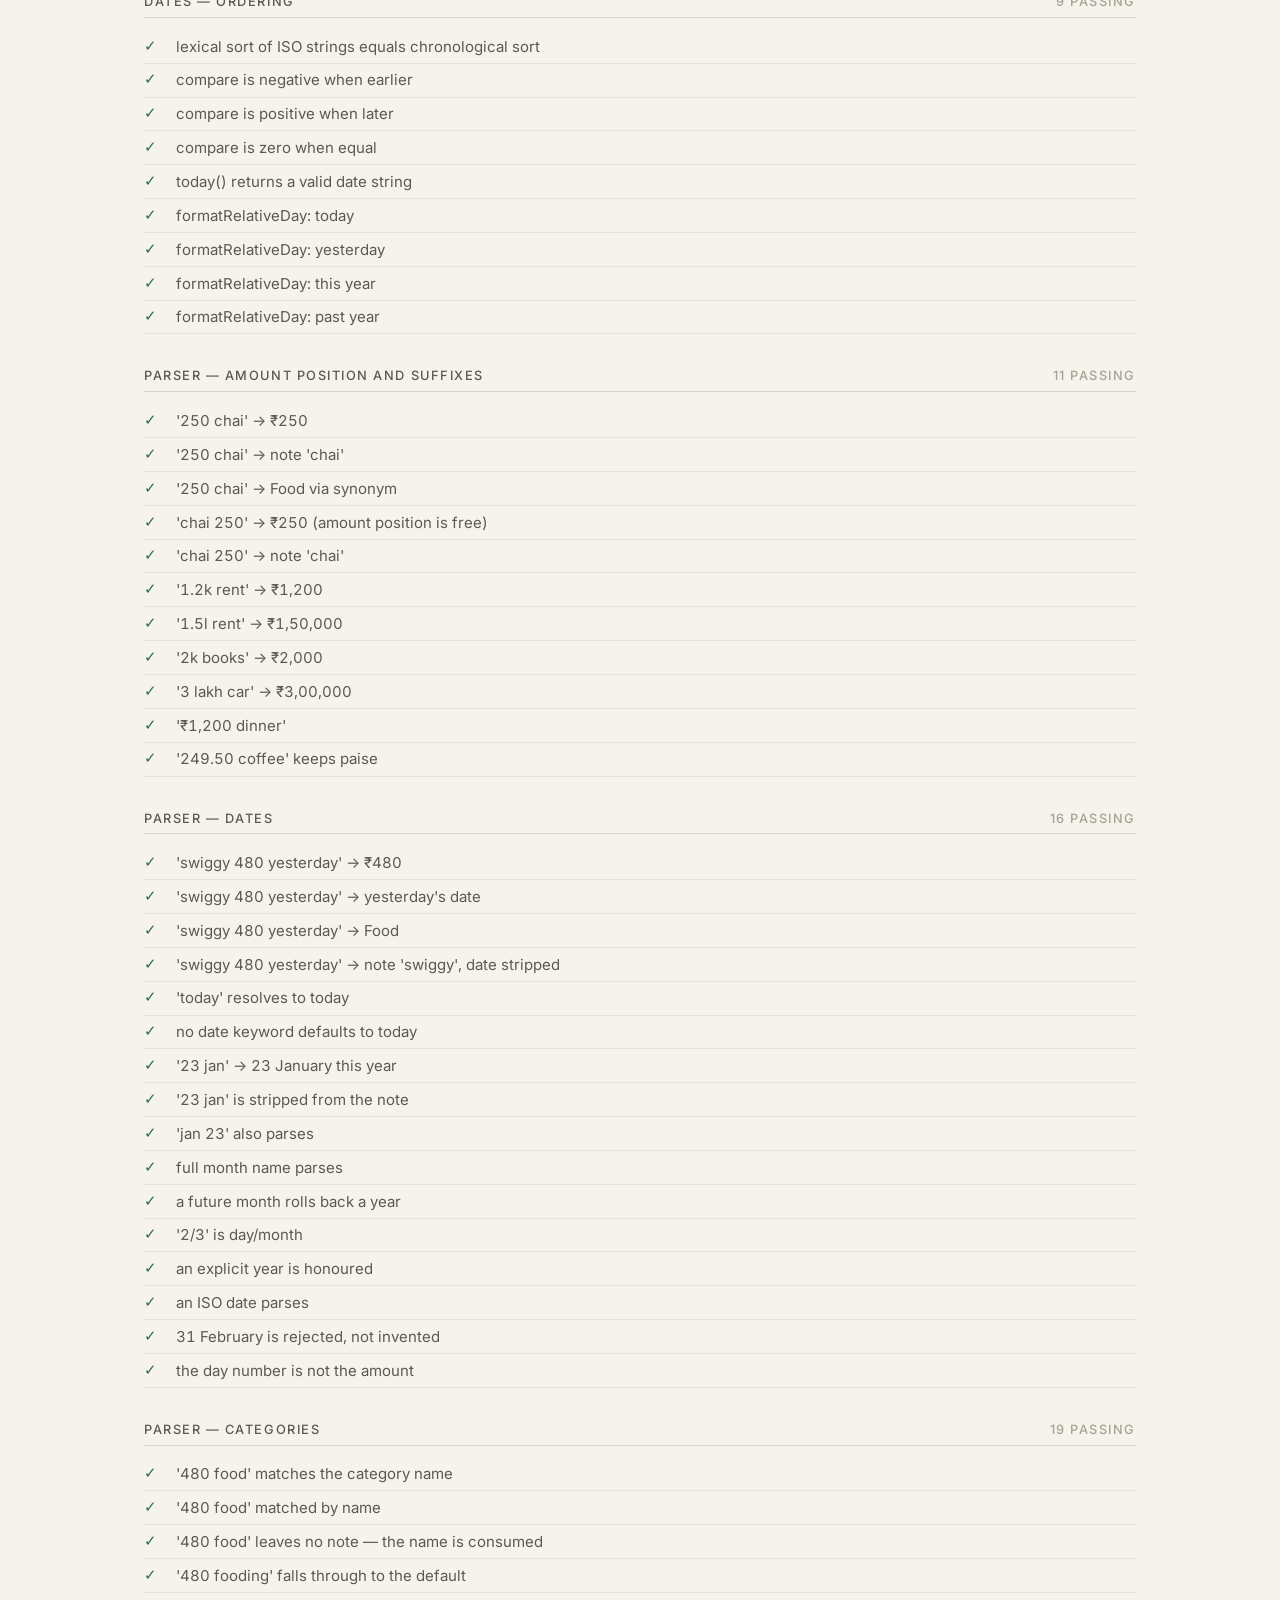
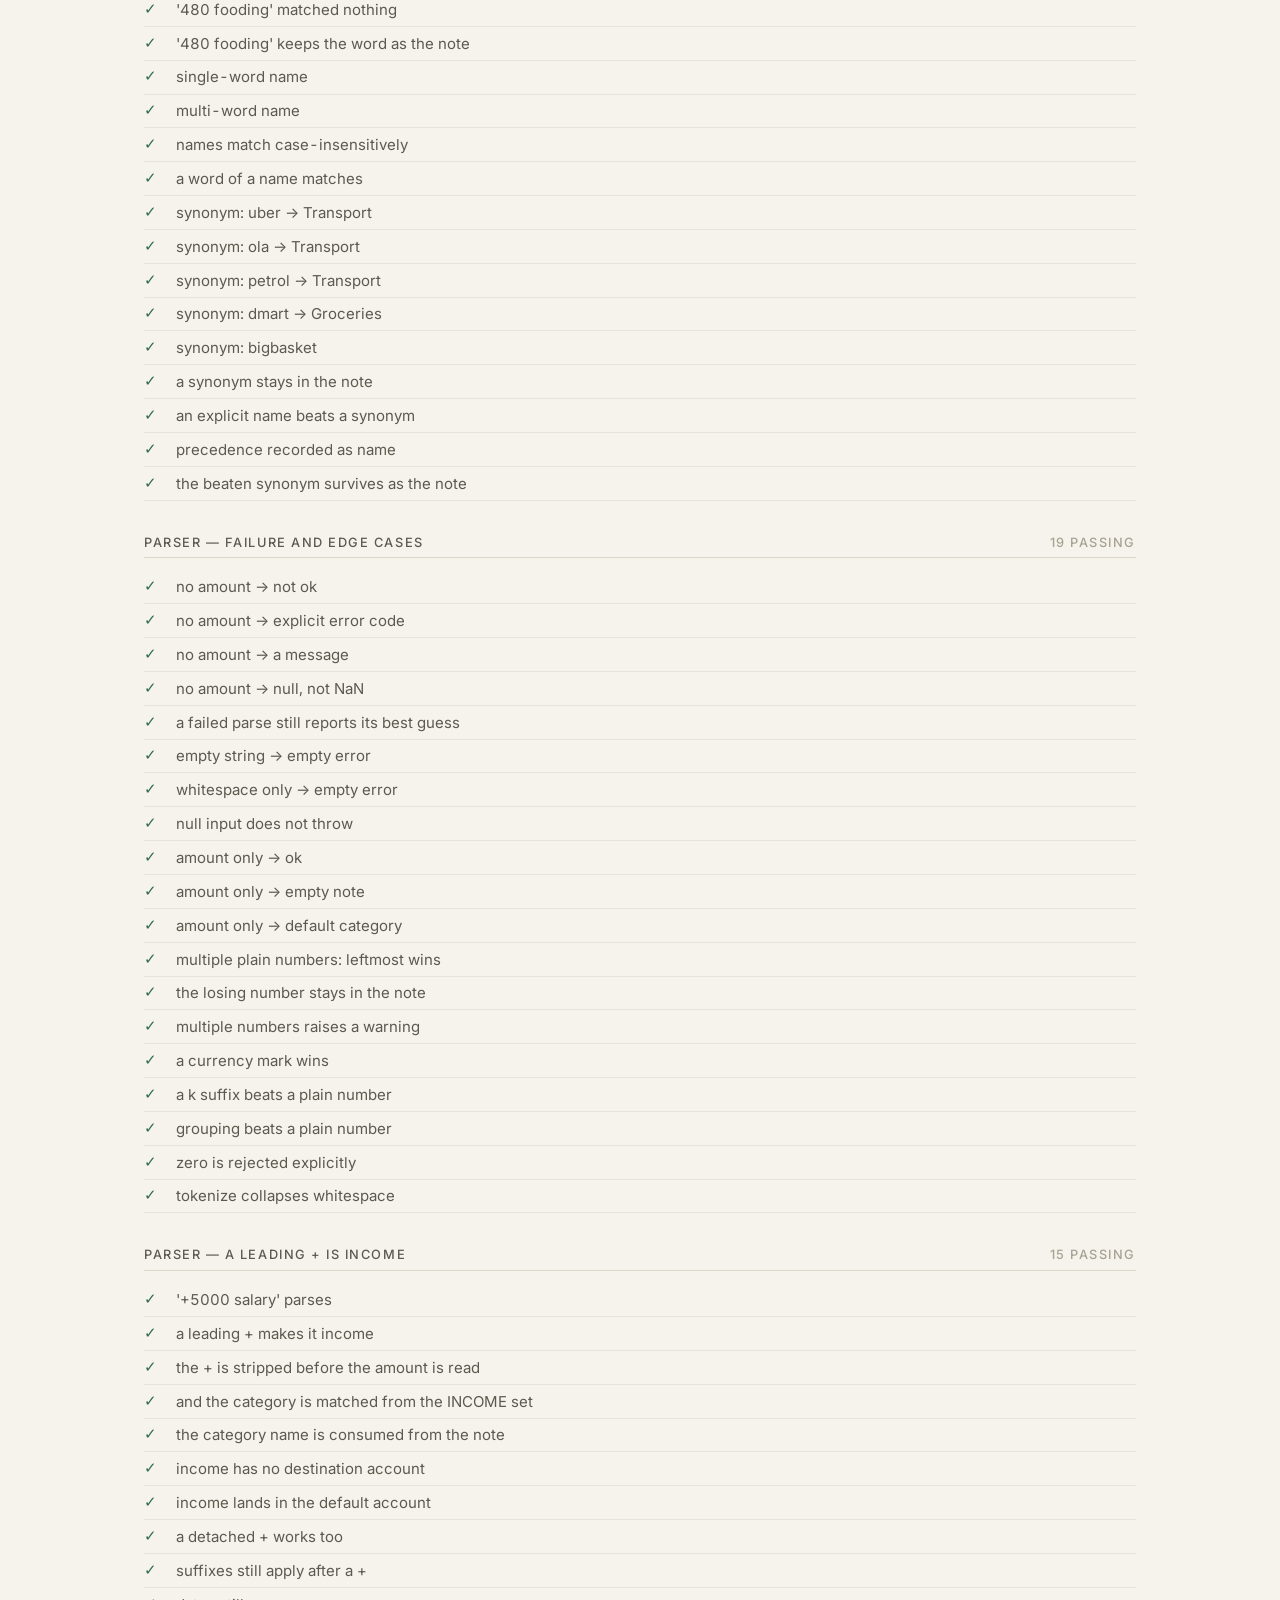
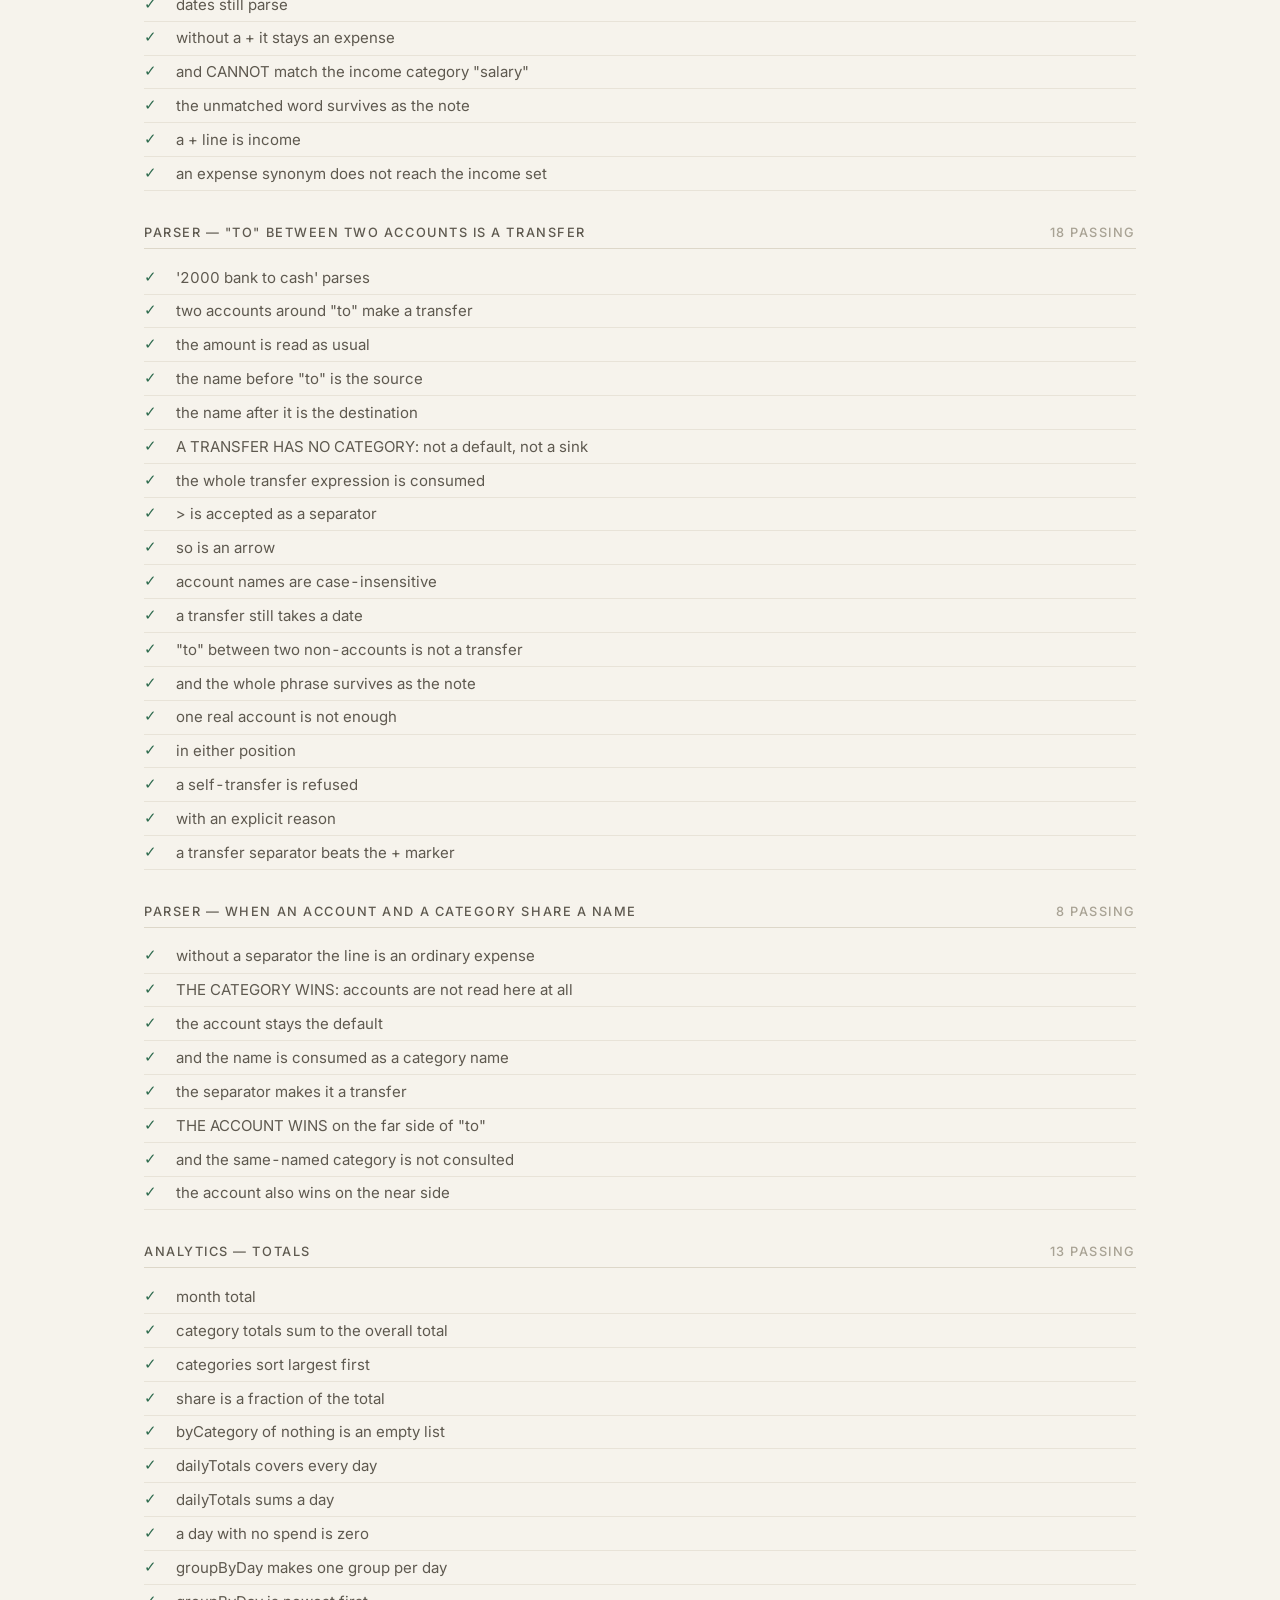
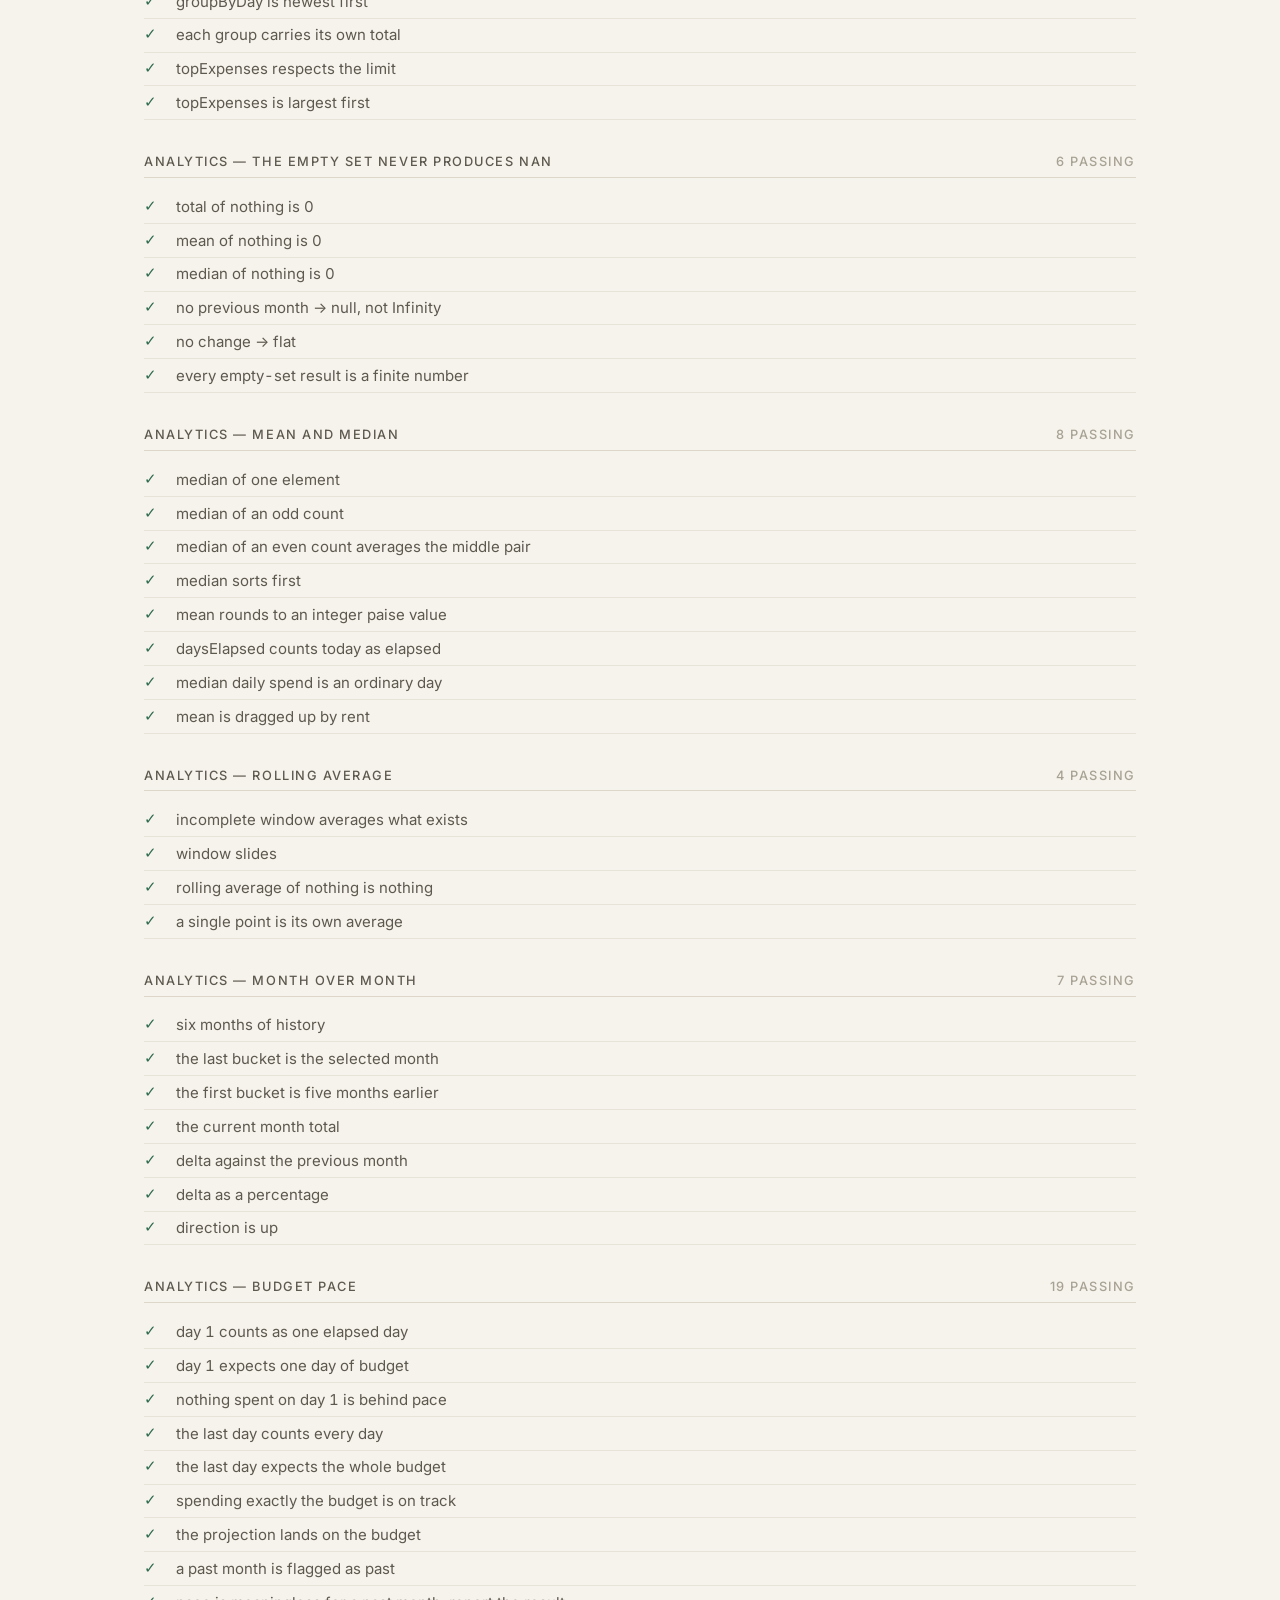
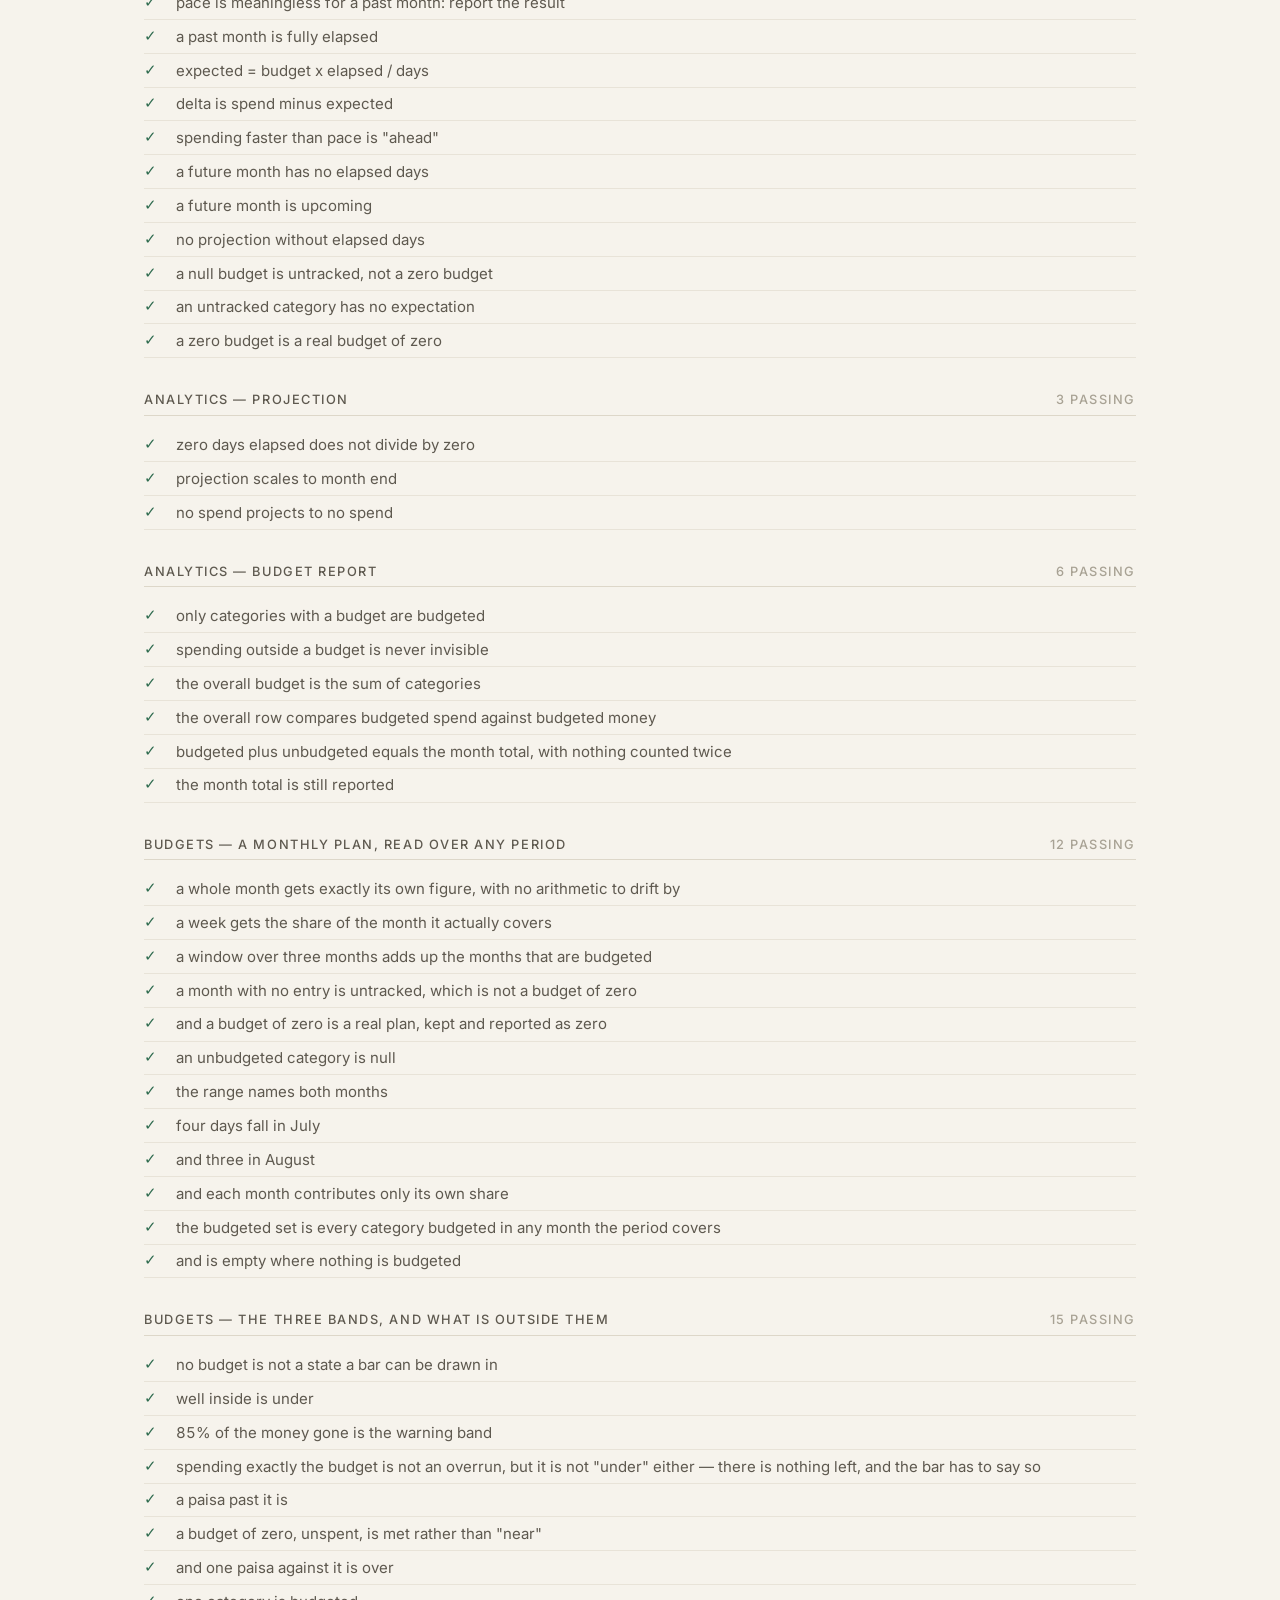
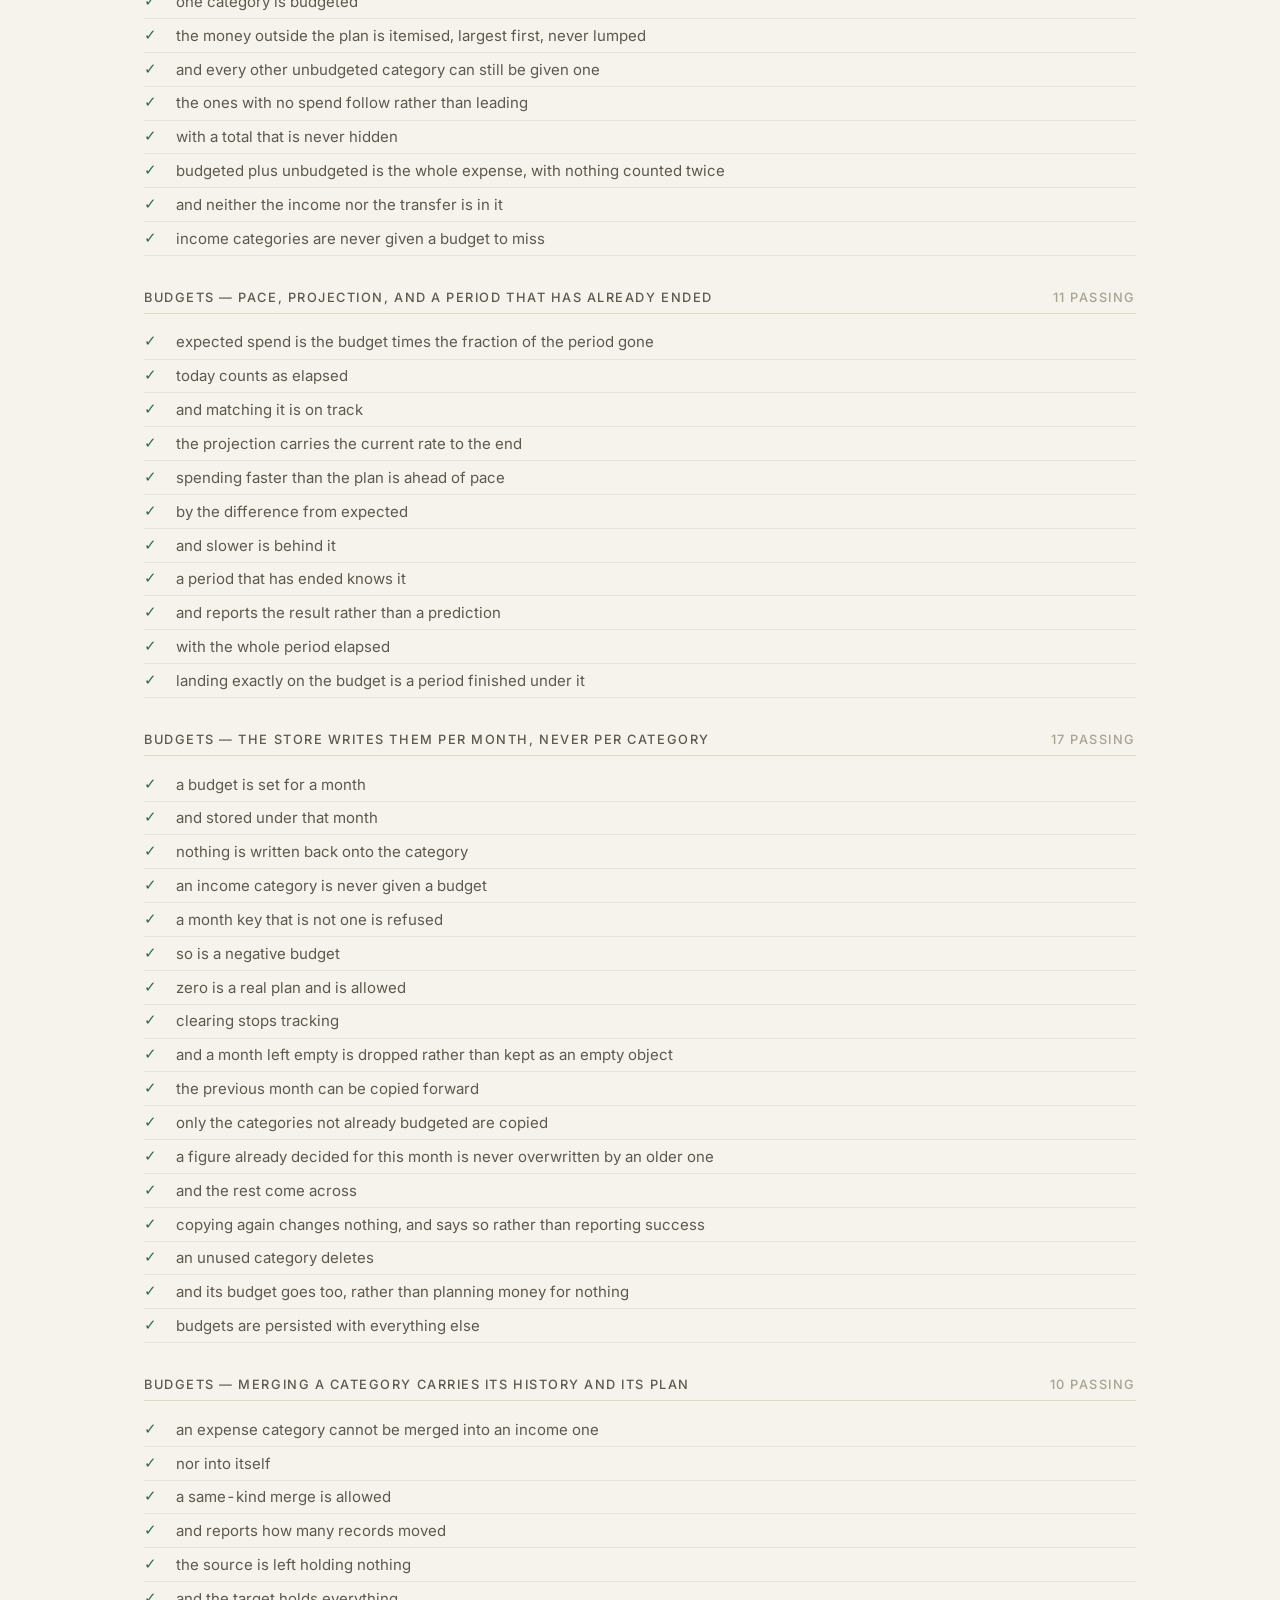
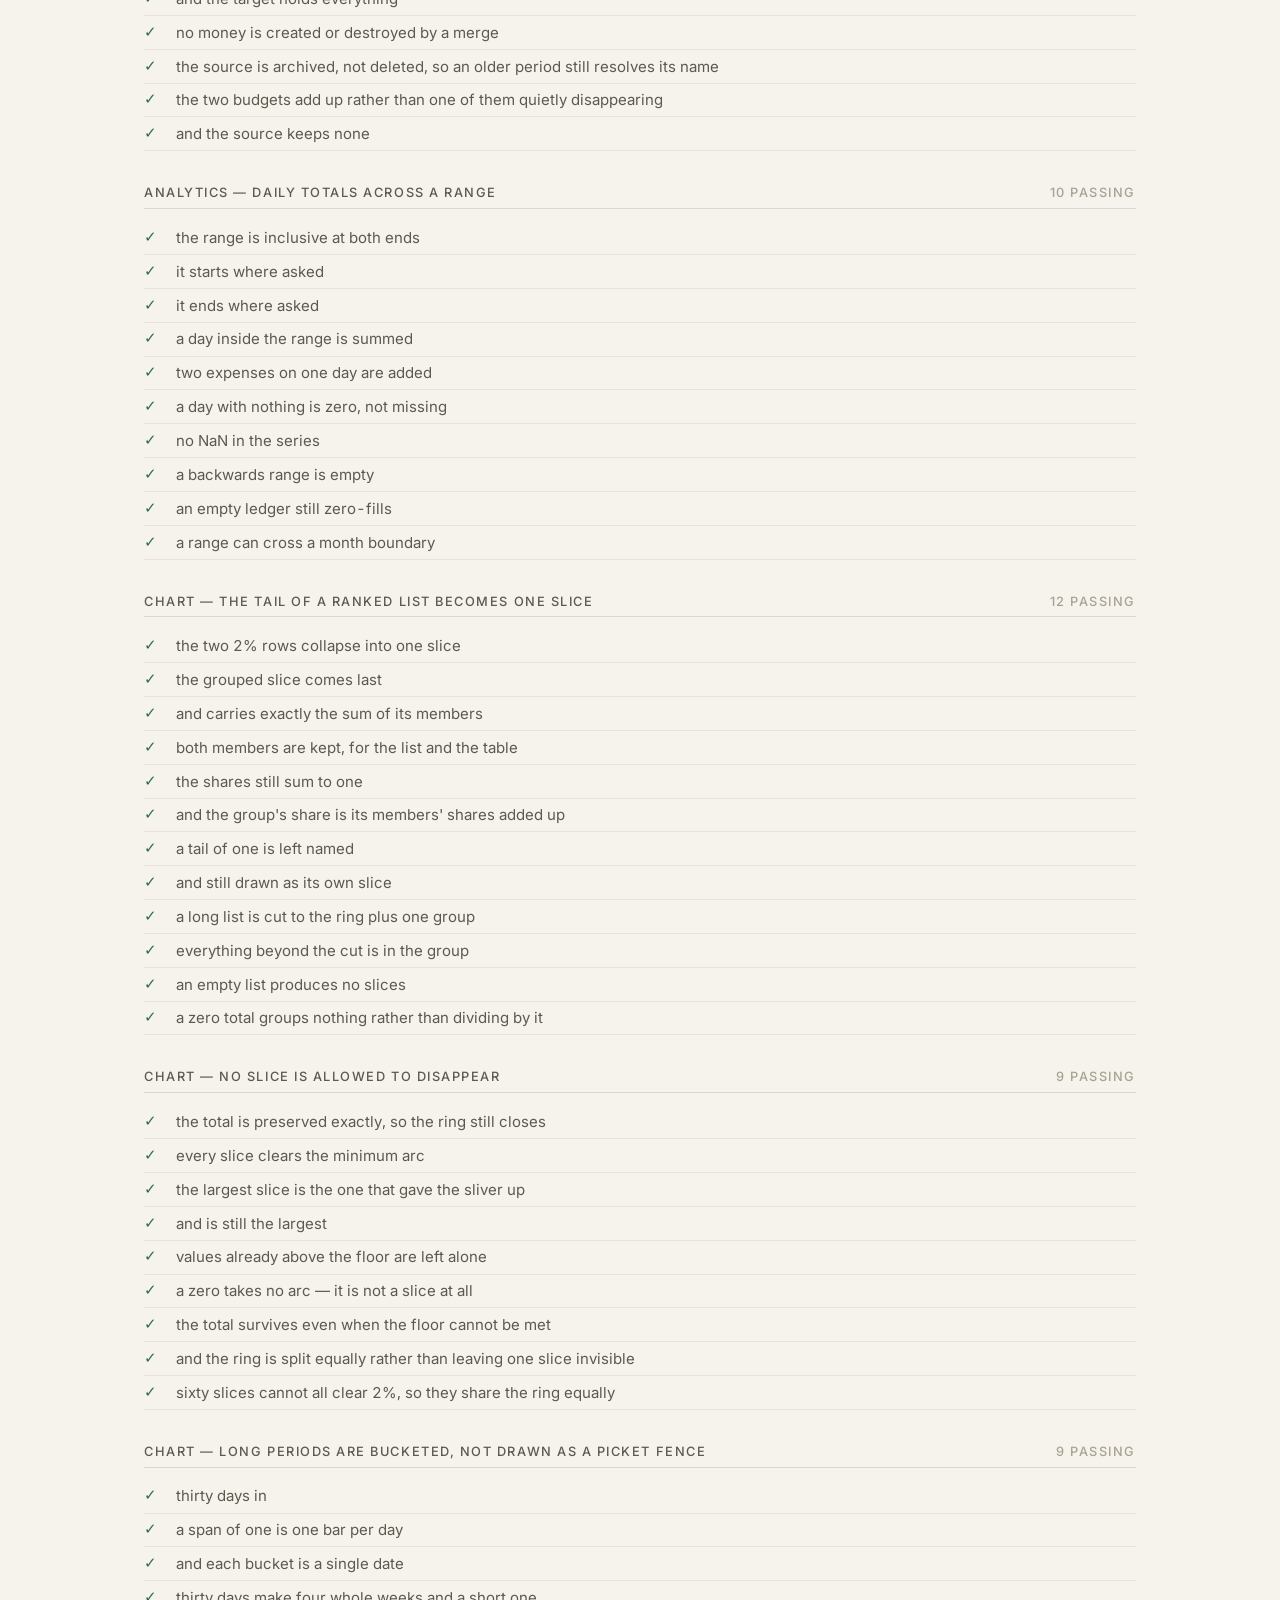
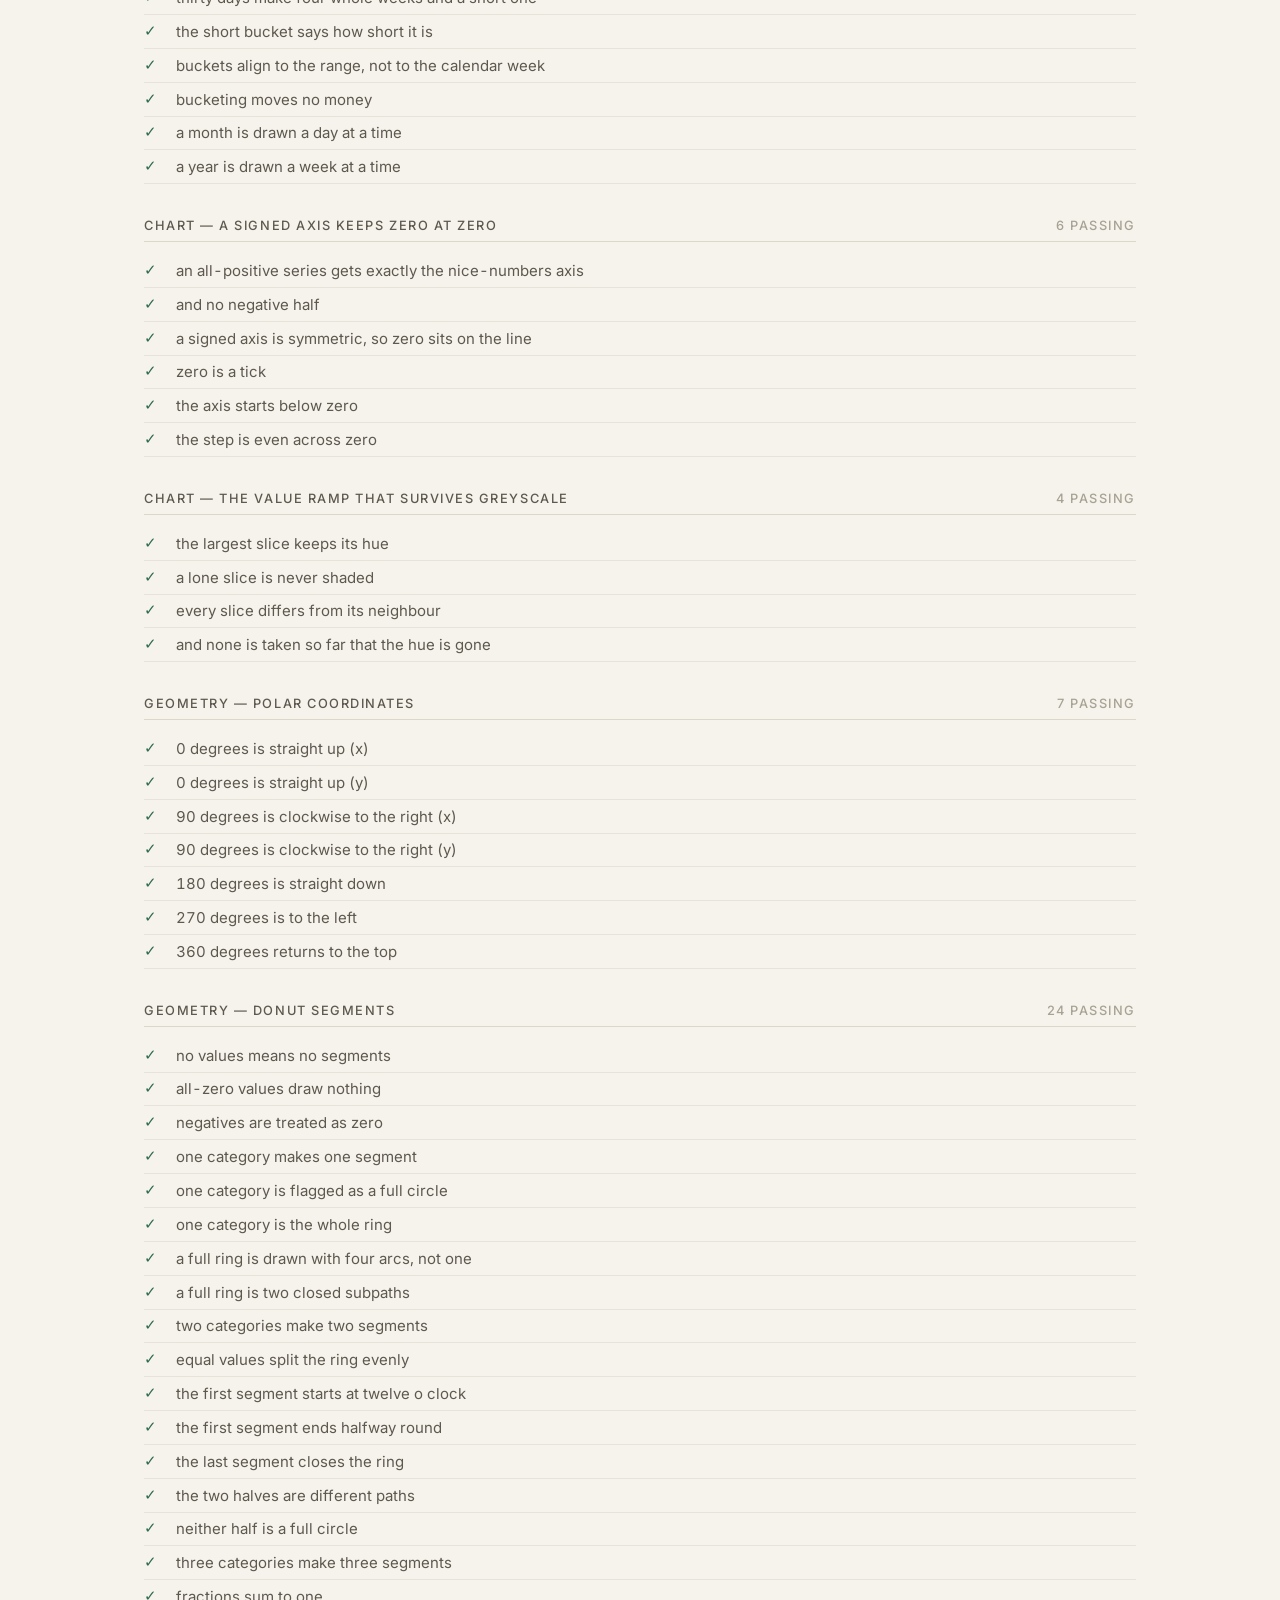
<file: tests.html>
<!doctype html>
<html lang="en">
<head>
<meta charset="utf-8">
<meta name="viewport" content="width=device-width, initial-scale=1">
<title>Heft — test suite</title>
<link rel="preconnect" href="https://fonts.googleapis.com">
<link rel="preconnect" href="https://fonts.gstatic.com" crossorigin>
<link href="https://fonts.googleapis.com/css2?family=Fraunces:opsz,wght@9..144,400;9..144,600&family=Inter:wght@400;500;600&family=JetBrains+Mono:wght@400;500&display=swap" rel="stylesheet">
<style>
  :root {
    --paper: #f6f3ec;
    --ink: #14120e;
    --ink-soft: #5e594f;
    --ink-faint: #a8a294;
    --rule: #ddd7c9;
    --pass: #2f6b4f;
    --fail: #8f2a2a;
    --accent: #1f3f8f;
  }
  * { box-sizing: border-box; }
  html { color-scheme: light; }
  body {
    margin: 0;
    padding: clamp(1.5rem, 5vw, 4rem) clamp(1rem, 5vw, 3rem) 6rem;
    background: var(--paper);
    color: var(--ink);
    font: 400 15px/1.55 Inter, system-ui, sans-serif;
    font-variant-numeric: tabular-nums;
  }
  main { max-width: 62rem; margin: 0 auto; }
  h1 {
    font: 600 clamp(2rem, 6vw, 3.25rem)/1 Fraunces, Georgia, serif;
    margin: 0 0 .35rem;
    letter-spacing: -0.02em;
  }
  .lede { color: var(--ink-soft); margin: 0 0 2rem; max-width: 46rem; }
  .lede code { font-family: 'JetBrains Mono', ui-monospace, monospace; font-size: .9em; }

  .summary {
    display: flex; flex-wrap: wrap; align-items: baseline; gap: 1.25rem;
    padding: 1.25rem 0 1.5rem; border-top: 2px solid var(--ink);
    border-bottom: 1px solid var(--rule); margin-bottom: 2.5rem;
  }
  .count { font: 600 clamp(2.5rem, 8vw, 4rem)/1 Fraunces, Georgia, serif; letter-spacing: -.03em; }
  .count.is-fail { color: var(--fail); }
  .count.is-pass { color: var(--pass); }
  .summary-meta { color: var(--ink-soft); }
  .summary-meta strong { color: var(--ink); font-weight: 500; }
  .bar { flex: 1 1 12rem; height: 10px; min-width: 8rem; background: var(--rule); overflow: hidden; }
  .bar span { display: block; height: 100%; background: var(--pass); }

  section { margin: 0 0 2.25rem; }
  h2 {
    font: 500 .8rem/1 Inter, sans-serif; text-transform: uppercase;
    letter-spacing: .12em; color: var(--ink-soft);
    margin: 0 0 .75rem; padding-bottom: .5rem; border-bottom: 1px solid var(--rule);
    display: flex; justify-content: space-between; gap: 1rem;
  }
  ul { list-style: none; margin: 0; padding: 0; }
  li {
    display: grid; grid-template-columns: 1.4rem 1fr; gap: .6rem;
    padding: .3rem 0; border-bottom: 1px solid color-mix(in oklab, var(--rule) 55%, transparent);
  }
  li[data-pass="false"] { background: color-mix(in oklab, var(--fail) 7%, transparent); }
  .mark { font-family: 'JetBrains Mono', monospace; color: var(--pass); }
  li[data-pass="false"] .mark { color: var(--fail); }
  .label { color: var(--ink); }
  li[data-pass="true"] .label { color: var(--ink-soft); }
  .detail {
    grid-column: 2; font-family: 'JetBrains Mono', ui-monospace, monospace;
    font-size: .82rem; color: var(--fail); white-space: pre-wrap; word-break: break-word;
    margin-top: .15rem;
  }
  .verdict {
    margin-top: 3rem; padding-top: 1.25rem; border-top: 2px solid var(--ink);
    font: 400 1.05rem/1.5 Fraunces, Georgia, serif; color: var(--ink-soft);
  }
</style>
</head>
<body>
<main>
  <h1>Heft — test suite</h1>
  <p class="lede">
    Every function in <code>js/lib/</code> is pure and takes its inputs explicitly —
    including “today” — so nothing here is mocked and nothing here touches the DOM.
    Serve the folder over HTTP; ES modules will not load from <code>file://</code>.
  </p>
  <div class="summary" id="summary" aria-live="polite"></div>
  <div id="results"></div>
  <p class="verdict" id="verdict"></p>
</main>

<script type="module">
  import { createRunner } from './js/tests/assert.js';
  import suite from './js/tests/suite.js';

  const runner = createRunner();
  const { results, failed, passed, total } = runner.run(suite);

  const summary = document.getElementById('summary');
  const ok = failed.length === 0;
  summary.innerHTML = `
    <span class="count ${ok ? 'is-pass' : 'is-fail'}">${passed}<span style="color:var(--ink-faint)">/${total}</span></span>
    <span class="summary-meta"><strong>${failed.length}</strong> failing · <strong>${new Set(results.map(r => r.group)).size}</strong> groups</span>
    <span class="bar"><span style="width:${total ? (passed / total) * 100 : 0}%"></span></span>`;

  const groups = [];
  for (const r of results) {
    if (!groups.length || groups.at(-1).name !== r.group) groups.push({ name: r.group, rows: [] });
    groups.at(-1).rows.push(r);
  }

  const frag = document.createDocumentFragment();
  for (const g of groups) {
    const bad = g.rows.filter((r) => !r.pass).length;
    const section = document.createElement('section');
    const h2 = document.createElement('h2');
    h2.append(g.name);
    const tally = document.createElement('span');
    tally.textContent = bad ? `${bad} failing` : `${g.rows.length} passing`;
    tally.style.color = bad ? 'var(--fail)' : 'var(--ink-faint)';
    h2.append(tally);
    section.append(h2);

    const ul = document.createElement('ul');
    for (const r of g.rows) {
      const li = document.createElement('li');
      li.dataset.pass = String(r.pass);
      const mark = document.createElement('span');
      mark.className = 'mark';
      mark.textContent = r.pass ? '✓' : '✕';
      const label = document.createElement('span');
      label.className = 'label';
      label.textContent = r.label;
      li.append(mark, label);
      if (r.detail) {
        const detail = document.createElement('span');
        detail.className = 'detail';
        detail.textContent = r.detail;
        li.append(detail);
      }
      ul.append(li);
    }
    section.append(ul);
    frag.append(section);
  }
  document.getElementById('results').append(frag);

  document.getElementById('verdict').textContent = ok
    ? 'Green. The logic layer holds — money stays integral, dates stay calendar days, and the weight scale never divides by zero.'
    : `${failed.length} assertion${failed.length === 1 ? '' : 's'} failing. Fix the library, not the test.`;
  document.title = `${ok ? '✓' : '✕'} ${passed}/${total} — Heft tests`;
</script>
</body>
</html>
</file>
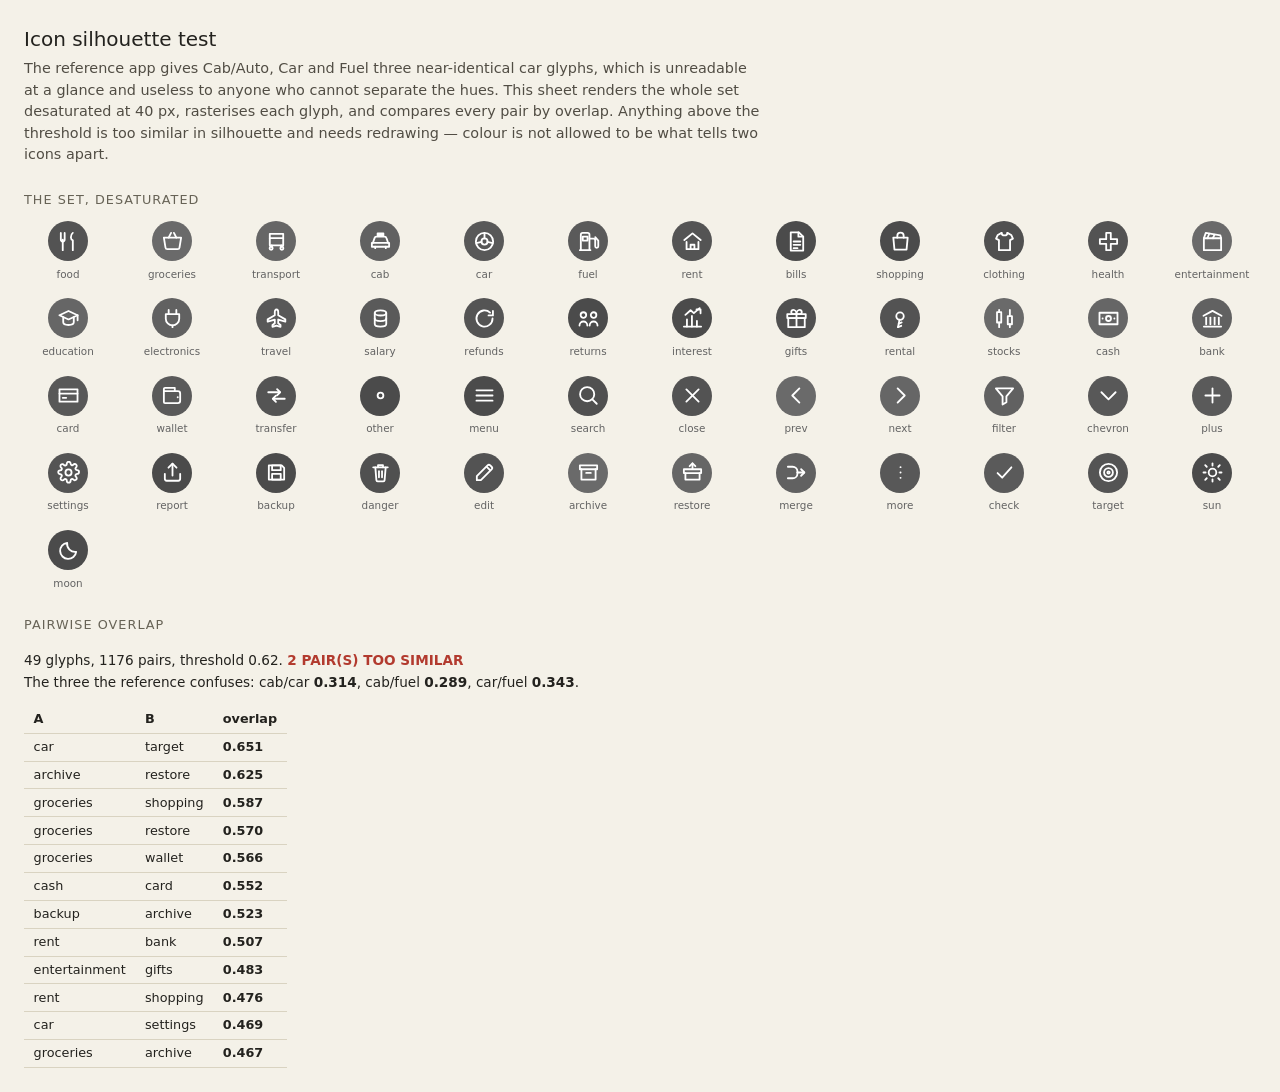
<file: tests/icons.html>
<!doctype html>
<html lang="en">
<head>
<meta charset="utf-8">
<meta name="viewport" content="width=device-width, initial-scale=1">
<title>Heft — icon silhouette test</title>
<link rel="stylesheet" href="../css/reset.css">
<link rel="stylesheet" href="../css/tokens.css">
<style>
  body { background: var(--bg); color: var(--ink); font-family: var(--font-ui); padding: 1.5rem; }
  h1 { font-size: 1.25rem; margin-block-end: .25rem; }
  p.lede { color: var(--ink-2); max-inline-size: 46rem; margin-block-end: 1.5rem; font-size: .9rem; line-height: 1.5; }
  h2 { font-size: .8rem; text-transform: uppercase; letter-spacing: .08em; color: var(--ink-3); margin-block: 1.5rem .75rem; }
  .grid { display: flex; flex-wrap: wrap; gap: 1rem; }
  .cell { text-align: center; inline-size: 5.5rem; }
  .cell span { display: block; font-size: .65rem; color: var(--ink-3); margin-block-start: .35rem; word-break: break-word; }
  /* The whole point of the sheet: judge the set with hue removed. */
  .grey { filter: grayscale(1); }
  .disc { inline-size: 40px; block-size: 40px; border-radius: 50%; display: grid; place-items: center; margin-inline: auto; background: var(--chip); color: var(--cat-glyph); }
  svg { inline-size: 23px; block-size: 23px; }
  #out { margin-block-start: 1rem; font-size: .85rem; line-height: 1.6; }
  #out b { font-variant-numeric: tabular-nums; }
  .pass { color: var(--money-in); font-weight: 700; }
  .fail { color: var(--money-out); font-weight: 700; }
  table { border-collapse: collapse; margin-block-start: .75rem; font-size: .8rem; }
  td, th { padding: .2rem .6rem; border-bottom: 1px solid var(--rule); text-align: start; }
</style>
</head>
<body>

<h1>Icon silhouette test</h1>
<p class="lede">
  The reference app gives Cab/Auto, Car and Fuel three near-identical car
  glyphs, which is unreadable at a glance and useless to anyone who cannot
  separate the hues. This sheet renders the whole set desaturated at 40&nbsp;px,
  rasterises each glyph, and compares every pair by overlap. Anything above the
  threshold is too similar in silhouette and needs redrawing — colour is not
  allowed to be what tells two icons apart.
</p>

<h2>The set, desaturated</h2>
<div class="grid grey" id="grid"></div>

<h2>Pairwise overlap</h2>
<div id="out">Measuring…</div>

<script type="module">
import { ICONS, ICON_NAMES } from '../js/lib/icons.js';
import { icon } from '../js/ui/icon.js';

/* Tab glyphs are chrome, not category marks; they are never shown alongside
   the category set, so they are not part of this comparison. */
const NAMES = ICON_NAMES.filter((n) => !n.startsWith('tab-'));

const grid = document.getElementById('grid');
for (const [i, name] of NAMES.entries()) {
  const cell = document.createElement('div');
  cell.className = 'cell';
  const disc = document.createElement('div');
  disc.className = 'disc';
  disc.style.setProperty('--chip', `var(--cat-${(i % 10) + 1})`);
  disc.append(icon(name));
  const label = document.createElement('span');
  label.textContent = name;
  cell.append(disc, label);
  grid.append(cell);
}

/** Rasterise one glyph to a binary occupancy grid at N×N. */
const N = 48;
async function raster(name) {
  const svg = icon(name);
  svg.setAttribute('width', N);
  svg.setAttribute('height', N);
  svg.setAttribute('stroke', '#000');
  const blob = new Blob([new XMLSerializer().serializeToString(svg)], { type: 'image/svg+xml' });
  const url = URL.createObjectURL(blob);
  try {
    const img = new Image();
    img.width = N; img.height = N;
    await new Promise((res, rej) => { img.onload = res; img.onerror = rej; img.src = url; });
    const c = new OffscreenCanvas(N, N);
    const ctx = c.getContext('2d');
    ctx.drawImage(img, 0, 0, N, N);
    const { data } = ctx.getImageData(0, 0, N, N);
    const bits = new Uint8Array(N * N);
    for (let p = 0; p < N * N; p += 1) bits[p] = data[p * 4 + 3] > 40 ? 1 : 0;
    return bits;
  } finally {
    URL.revokeObjectURL(url);
  }
}

/** Intersection over union: 1.0 is identical, 0 is no shared ink at all. */
function iou(a, b) {
  let inter = 0; let union = 0;
  for (let i = 0; i < a.length; i += 1) {
    if (a[i] && b[i]) inter += 1;
    if (a[i] || b[i]) union += 1;
  }
  return union === 0 ? 0 : inter / union;
}

const THRESHOLD = 0.62;

const bits = new Map();
for (const n of NAMES) bits.set(n, await raster(n));

const pairs = [];
for (let i = 0; i < NAMES.length; i += 1) {
  for (let j = i + 1; j < NAMES.length; j += 1) {
    pairs.push({ a: NAMES[i], b: NAMES[j], score: iou(bits.get(NAMES[i]), bits.get(NAMES[j])) });
  }
}
pairs.sort((x, y) => y.score - x.score);

const over = pairs.filter((p) => p.score >= THRESHOLD);
const out = document.getElementById('out');
const rows = pairs.slice(0, 12).map((p) =>
  `<tr><td>${p.a}</td><td>${p.b}</td><td><b>${p.score.toFixed(3)}</b></td></tr>`).join('');

out.innerHTML = `
  <p>${NAMES.length} glyphs, ${pairs.length} pairs, threshold ${THRESHOLD}.
  <span class="${over.length ? 'fail' : 'pass'}">${over.length ? `${over.length} PAIR(S) TOO SIMILAR` : 'ALL PAIRS DISTINGUISHABLE'}</span></p>
  <p>The three the reference confuses:
  cab/car <b>${iou(bits.get('cab'), bits.get('car')).toFixed(3)}</b>,
  cab/fuel <b>${iou(bits.get('cab'), bits.get('fuel')).toFixed(3)}</b>,
  car/fuel <b>${iou(bits.get('car'), bits.get('fuel')).toFixed(3)}</b>.</p>
  <table><thead><tr><th>A</th><th>B</th><th>overlap</th></tr></thead><tbody>${rows}</tbody></table>`;

globalThis.__iconResult = {
  count: NAMES.length,
  worst: pairs.slice(0, 8).map((p) => [p.a, p.b, Number(p.score.toFixed(3))]),
  over: over.map((p) => [p.a, p.b, Number(p.score.toFixed(3))]),
  pass: over.length === 0,
};
</script>
</body>
</html>
</file>
<file: css/tokens.css>
/**
 * tokens.css — the whole visual system, in both themes.
 *
 * Every colour pair in here was measured, not eyeballed. The reference
 * screenshots fail WCAG AA badly on secondary text (grey on grey, around
 * 2.5:1); the ratios below are recorded beside each token and re-derived from
 * this very file by
 *
 *   node --experimental-default-type=module scripts/check-contrast.mjs
 *
 * which parses these blocks and fails on any pair under threshold. There is
 * no second copy of the palette for it to drift from — change a hex here and
 * the check either still passes or tells you what you broke.
 *
 * Two rules govern the structure:
 *
 * 1. Components never name a colour. They name a role — `--ink-2`,
 *    `--surface`, `--money-out`. Switching theme redefines the roles and
 *    touches no component CSS.
 * 2. There are exactly three text grounds: `--bg` (the page and the ledger
 *    rows), `--surface` (cards and dialogs), and `--band` (the header and the
 *    tab bar). Anything rendering text sits on one of those three, and every
 *    ink clears 4.5:1 on every ground it is actually used over.
 */

@layer tokens {
  :root {
    color-scheme: light dark;

    /* ------------------------------------------------------------ type --
       Quicksand for everything, numerals included — its rounded geometry is
       what gives the reference its friendly feel. The script face is loaded
       subset to the four letters of the wordmark and appears nowhere else. */
    --font-ui: "Quicksand", ui-rounded, "Segoe UI", system-ui, sans-serif;
    --font-script: "Yellowtail", "Brush Script MT", cursive;

    --fs-2xs:  clamp(0.6875rem, 0.664rem + 0.12vw, 0.75rem);
    --fs-xs:   clamp(0.75rem,   0.719rem + 0.16vw, 0.8125rem);
    --fs-sm:   clamp(0.875rem,  0.844rem + 0.16vw, 0.9375rem);
    --fs-base: clamp(1rem,      0.969rem + 0.16vw, 1.0625rem);
    --fs-md:   clamp(1.0625rem, 1.016rem + 0.23vw, 1.1875rem);
    --fs-lg:   clamp(1.25rem,   1.172rem + 0.39vw, 1.5rem);
    --fs-xl:   clamp(1.5rem,    1.328rem + 0.86vw, 2.0625rem);
    --fs-2xl:  clamp(1.875rem,  1.617rem + 1.29vw, 2.75rem);

    --lh-tight: 1.15;
    --lh-body:  1.5;
    --track-caps: 0.08em;

    /* ---------------------------------------------------------- spacing --
       A 4px base, named by step and never by pixel value, so density can be
       retuned in one place. */
    --space-0: 0;
    --space-1: 0.25rem;  --space-2: 0.5rem;   --space-3: 0.75rem;
    --space-4: 1rem;     --space-5: 1.5rem;   --space-6: 2rem;
    --space-7: 2.5rem;   --space-8: 3rem;     --space-9: 4rem;

    --r-sm: 0.375rem;
    --r-md: 0.625rem;
    --r-lg: 1rem;
    --r-pill: 999px;

    --page-max: 34rem;   /* the reference is a phone; the shell keeps that measure */
    --gutter: var(--space-4);

    /* -------------------------------------------------------- the shell --
       The FAB's footprint is a token because every scroll container derives
       its bottom padding from it. Hard-coding that padding is exactly how the
       reference ends up with the FAB sitting on top of an amount. */
    --fab-size: 3.5rem;
    --fab-offset: var(--space-4);
    --tabbar-height: 3.75rem;
    --safe-bottom: env(safe-area-inset-bottom, 0px);

    /* The clearance every scrollable pane owes the floating furniture: the
       tab bar, the FAB stacked above it, and a breathing margin. */
    --pane-bottom-clearance: calc(
      var(--tabbar-height) + var(--safe-bottom)
      + var(--fab-size) + var(--fab-offset) * 2 + var(--space-4)
    );

    /* --------------------------------------------------- weight signal --
       `analytics.weightScale` is untouched: it still produces one number per
       row, `--t` in [0,1], by the percentile-log method. What changed is how
       much of the design consumes it. By default exactly two things do — the
       spine and the amount's font weight — because uniform rows scan better
       down a long ledger. Heft view reopens the rest. */
    --t: 0.5;

    --w-weight-min: 500;
    --w-weight-max: 700;
    --w-weight: calc(var(--w-weight-min) + (var(--w-weight-max) - var(--w-weight-min)) * var(--t));

    --w-spine-w-min: 2px;
    --w-spine-w-max: 5px;
    --w-spine-w: calc(var(--w-spine-w-min) + (var(--w-spine-w-max) - var(--w-spine-w-min)) * var(--t));

    --w-spine-o-min: 0.30;
    --w-spine-o-max: 1;
    --w-spine-o: calc(var(--w-spine-o-min) + (var(--w-spine-o-max) - var(--w-spine-o-min)) * var(--t));

    /* Heft view only: the topographic ends, where height, size and ink all
       reopen. The amount floor is ~13px — the scale must never make a row
       unreadable, which is the whole reason it is clamped. */
    --w-row-pad-min: 0.55rem;
    --w-row-pad-max: 1.15rem;
    --w-amount-min: 0.8125rem;
    --w-amount-max: 1.75rem;

    /* ---------------------------------------------------------- motion -- */
    --dur-1: 90ms;  --dur-2: 160ms; --dur-3: 260ms; --dur-4: 420ms;
    --ease-out: cubic-bezier(0.22, 1, 0.36, 1);
    --ease-in-out: cubic-bezier(0.65, 0, 0.35, 1);

    --focus-width: 2px;
    --focus-offset: 2px;
  }

  /* =====================================================================
     LIGHT — defined on bare :root, so a viewer with no explicit choice and
     no dark preference still gets a complete palette.
     ===================================================================== */
  :root {
    --bg:      #F4F1E8;   /* warm paper, the same olive family as the dark ground */
    --surface: #FDFBF4;   /* cards, dialogs */
    --band:    #E4DFCF;   /* header + tab bar */
    --sunken:  #EAE6D9;   /* inset fields */

    --ink:   #23221E;  /* bg 14.10  surface 15.38  band 11.94 */
    --ink-2: #514D44;  /* bg  7.45  surface  8.13  band  6.31 */
    --ink-3: #676356;  /* bg  5.32  surface  5.80  band  4.51 */
    --rule:        #D9D3C1;
    --rule-strong: #C2BBA6;

    /* Butter yellow is a *surface* here, never text: at 1.2:1 against paper
       it cannot carry a letterform. The FAB keeps the fill and gains a ring
       so its boundary clears 3:1; accent-coloured text uses --accent-text. */
    --accent:      #F2E96B;
    --accent-ink:  #1A1915;  /* on --accent: 13.94 */
    --accent-edge: #716300;  /* the ring; vs bg 5.33 */
    --accent-text: #716300;  /* bg 5.33  surface 5.82  band 4.52 */
    --accent-wash: color-mix(in oklab, var(--accent) 34%, var(--bg));

    --money-out: #B23A2E;  /* expense — bg 5.26  surface 5.73 */
    --money-in:  #1E6B42;  /* income  — bg 5.74  surface 6.27 */

    /* A destructive warning sits on a tinted ground, and a tint is a third
       ground that the three-grounds rule above does not cover. Mixing the
       coral into the surface at render time was the mistake: it darkens the
       backdrop under ink that was measured against the undarkened one, and
       in dark theme it took the pair to 4.11. So the wash is a flat measured
       colour and the ink on it is its own token, checked as a pair. */
    --danger-wash: #F6E8E0;
    --danger-ink:  #B23A2E;  /* on --danger-wash 4.96 */
    --danger-edge: #C8705F;  /* the border — 3:1 against both grounds it meets */

    --shadow-raise:  0 1px 1px rgb(74 56 30 / 0.05), 0 2px 6px rgb(74 56 30 / 0.06);
    --shadow-pop:    0 2px 3px rgb(74 56 30 / 0.07), 0 10px 24px -6px rgb(74 56 30 / 0.16);
    --shadow-dialog: 0 4px 8px rgb(30 22 10 / 0.10), 0 24px 60px -12px rgb(30 22 10 / 0.26);
    --scrim: rgb(40 32 18 / 0.38);

    --focus-color: var(--accent-edge);

    /* Ten category hues. Each is a filled disc carrying a glyph, so the
       glyph/disc pair must clear 4.5:1 and the disc/ground pair 3:1. Colour
       is never the only differentiator: every chip carries a distinct
       silhouette and a text label as well. */
    --cat-1:  #B23A2E;  --cat-2:  #9A6413;  --cat-3:  #7A6B00;  --cat-4:  #4C6E24;
    --cat-5:  #1E6B42;  --cat-6:  #146E66;  --cat-7:  #1D5E96;  --cat-8:  #4A42A8;
    --cat-9:  #8A3382;  --cat-10: #7A4632;
    --cat-neutral: #6B6658;   /* glyph 5.73  disc/bg 5.07 */
    --cat-glyph: #FFFFFF;

    /* Accounts reuse the same measured hues rather than opening a second
       palette nobody has checked. They tint small marks, never text. */
    --acct-1: var(--cat-7);  --acct-2: var(--cat-5);  --acct-3: var(--cat-9);
    --acct-4: var(--cat-2);  --acct-5: var(--cat-6);  --acct-6: var(--cat-neutral);

    /* A transfer creates and destroys nothing, so it is never coral or mint.
       Ordinary body ink is the point: it reads as movement, not as money
       arriving or leaving. */
    --transfer-ink: var(--ink-2);
  }

  /* System dark, only when the viewer has not explicitly chosen light. */
  @media (prefers-color-scheme: dark) {
    :root:not([data-theme="light"]) {
      --bg:      #24231F;
      --surface: #2E2D28;
      --band:    #4A4840;
      --sunken:  #1D1C19;

      --ink:   #F2EFE6;  /* bg 13.68  surface 12.00  band 7.97 */
      --ink-2: #CFC9BA;  /* bg  9.52  surface  8.35  band 5.55 */
      --ink-3: #BAB6AC;  /* bg  7.77  surface  6.82  band 4.53 */
      --rule:        #3A3830;
      --rule-strong: #4F4C43;

      --accent:      #F2E96B;
      --accent-ink:  #1A1915;      /* on --accent: 13.94 */
      --accent-edge: transparent;  /* 12.46 against the page; no ring needed */
      --accent-text: #F2E96B;      /* bg 12.46  surface 10.93  band 7.26 */
      --accent-wash: color-mix(in oklab, var(--accent) 14%, var(--bg));

      --money-out: #EA736A;  /* bg 5.36  surface 4.70 */
      --money-in:  #6FCF97;  /* bg 8.27  surface 7.26 */

      /* Lighter than --money-out by design: the same coral that clears 4.70
         on the plain surface only manages 4.11 once the surface is tinted
         with it. See the note in the light block. */
      --danger-wash: #41342F;
      --danger-ink:  #ED847C;  /* on --danger-wash 4.66 */
      --danger-edge: #A85950;

      --shadow-raise:  0 1px 1px rgb(0 0 0 / 0.30), 0 2px 6px rgb(0 0 0 / 0.28);
      --shadow-pop:    0 2px 3px rgb(0 0 0 / 0.34), 0 10px 24px -6px rgb(0 0 0 / 0.50);
      --shadow-dialog: 0 4px 8px rgb(0 0 0 / 0.44), 0 24px 60px -12px rgb(0 0 0 / 0.62);
      --scrim: rgb(8 6 4 / 0.62);

      --focus-color: var(--accent);

      --cat-1:  #E8695E;  --cat-2:  #E9A13B;  --cat-3:  #E7D14E;  --cat-4:  #8FBF5A;
      --cat-5:  #6FCF97;  --cat-6:  #4FBFB2;  --cat-7:  #6BAEE8;  --cat-8:  #9A93E8;
      --cat-9:  #D98CD1;  --cat-10: #C4907A;
      --cat-neutral: #B9B3A4;   /* glyph 8.42  disc/bg 7.52 */
      --cat-glyph: #1A1915;

      --acct-1: var(--cat-7);  --acct-2: var(--cat-5);  --acct-3: var(--cat-9);
      --acct-4: var(--cat-2);  --acct-5: var(--cat-6);  --acct-6: var(--cat-neutral);

      --transfer-ink: var(--ink-2);
    }
  }

  /* Explicit dark — wins in both directions. The body is identical to the
     block above; the duplication is deliberate, so neither the toggle nor the
     system preference can ever leave a token undefined. */
  :root[data-theme="dark"] {
    --bg:      #24231F;
    --surface: #2E2D28;
    --band:    #4A4840;
    --sunken:  #1D1C19;

    --ink:   #F2EFE6;
    --ink-2: #CFC9BA;
    --ink-3: #BAB6AC;
    --rule:        #3A3830;
    --rule-strong: #4F4C43;

    --accent:      #F2E96B;
    --accent-ink:  #1A1915;
    --accent-edge: transparent;
    --accent-text: #F2E96B;
    --accent-wash: color-mix(in oklab, var(--accent) 14%, var(--bg));

    --money-out: #EA736A;
    --money-in:  #6FCF97;

    --danger-wash: #41342F;
    --danger-ink:  #ED847C;  /* on --danger-wash 4.66 */
    --danger-edge: #A85950;

    --shadow-raise:  0 1px 1px rgb(0 0 0 / 0.30), 0 2px 6px rgb(0 0 0 / 0.28);
    --shadow-pop:    0 2px 3px rgb(0 0 0 / 0.34), 0 10px 24px -6px rgb(0 0 0 / 0.50);
    --shadow-dialog: 0 4px 8px rgb(0 0 0 / 0.44), 0 24px 60px -12px rgb(0 0 0 / 0.62);
    --scrim: rgb(8 6 4 / 0.62);

    --focus-color: var(--accent);

    --cat-1:  #E8695E;  --cat-2:  #E9A13B;  --cat-3:  #E7D14E;  --cat-4:  #8FBF5A;
    --cat-5:  #6FCF97;  --cat-6:  #4FBFB2;  --cat-7:  #6BAEE8;  --cat-8:  #9A93E8;
    --cat-9:  #D98CD1;  --cat-10: #C4907A;
    --cat-neutral: #B9B3A4;   /* glyph 8.42  disc/bg 7.52 */
    --cat-glyph: #1A1915;

    --acct-1: var(--cat-7);  --acct-2: var(--cat-5);  --acct-3: var(--cat-9);
    --acct-4: var(--cat-2);  --acct-5: var(--cat-6);  --acct-6: var(--cat-neutral);

    --transfer-ink: var(--ink-2);
  }

  @media (prefers-reduced-motion: reduce) {
    :root { --dur-1: 1ms; --dur-2: 1ms; --dur-3: 1ms; --dur-4: 1ms; }
  }
}
</file>
<file: css/shell.css>
/**
 * shell.css — header, period bar, panes, tab bar, FAB, drawer, sheets.
 *
 * Nothing in here names a colour. Every value is a token, which is what makes
 * the theme switch a one-attribute change on <html> with no component CSS
 * touched.
 *
 * The load-bearing rule of this file is the bottom clearance. The reference
 * screenshots have the FAB sitting on top of an amount, a percentage and a
 * SET BUDGET button, because their padding was guessed. Here every scroll
 * container ends with `--pane-bottom-clearance`, which is derived in
 * tokens.css from the FAB's own size and offset plus the tab bar's height and
 * the device's safe area. Change the FAB and the clearance follows.
 */

@layer shell {

  /* ------------------------------------------------------------- base */

  body {
    background: var(--bg);
    color: var(--ink);
    font-family: var(--font-ui);
    font-size: var(--fs-base);
    font-weight: 500;
    line-height: var(--lh-body);
    /* Every number in the app is tabular, without exception. Setting it on
       the body means a component cannot forget. */
    font-variant-numeric: tabular-nums;
    -webkit-tap-highlight-color: transparent;
  }

  .num {
    font-variant-numeric: tabular-nums;
    font-feature-settings: "tnum" 1;
  }

  .visually-hidden {
    position: absolute;
    inline-size: 1px; block-size: 1px;
    margin: -1px; padding: 0; overflow: hidden;
    clip-path: inset(50%);
    white-space: nowrap;
  }

  :where(a, button, input, select, textarea, [tabindex]):focus-visible {
    outline: var(--focus-width) solid var(--focus-color);
    outline-offset: var(--focus-offset);
    border-radius: var(--r-sm);
  }

  .skip-link {
    position: absolute;
    display: inline-flex;
    align-items: center;
    min-block-size: 2.75rem;
    inset-inline-start: var(--space-4);
    inset-block-start: -5rem;
    z-index: 300;
    background: var(--accent);
    color: var(--accent-ink);
    padding: var(--space-2) var(--space-4);
    border-radius: var(--r-sm);
    font-weight: 600;
    text-decoration: none;
    transition: inset-block-start var(--dur-2) var(--ease-out);
  }
  .skip-link:focus-visible { inset-block-start: var(--space-3); }

  .icon { inline-size: 1.5rem; block-size: 1.5rem; flex: none; display: block; }

  .app {
    max-inline-size: var(--page-max);
    margin-inline: auto;
    min-block-size: 100dvh;
    display: flex;
    flex-direction: column;
    background: var(--bg);
  }

  /* ----------------------------------------------------- buttons */

  /* 44px of height, always. Padding alone put every button at 39 — close
     enough to look right and small enough to fail the target-size floor, and
     the kind of thing that is invisible until it is measured. The minimum is
     on `.btn` itself so no variant can miss it, `.btn-small` included: small
     describes its type and padding, never its target. */
  .btn {
    display: inline-flex;
    align-items: center;
    justify-content: center;
    gap: var(--space-2);
    min-block-size: 2.75rem;
    font-family: inherit;
    font-size: var(--fs-sm);
    font-weight: 600;
    padding: 0.5rem 1rem;
    border: 1px solid transparent;
    border-radius: var(--r-sm);
    color: var(--ink-2);
    cursor: pointer;
    transition: background-color var(--dur-2) var(--ease-out), color var(--dur-2) var(--ease-out);
  }
  .btn-quiet { border-color: var(--rule-strong); }
  .btn-quiet:hover { background: var(--accent-wash); color: var(--ink); }
  .btn-primary {
    background: var(--accent);
    border-color: var(--accent-edge);
    color: var(--accent-ink);
  }

  .icon-btn {
    display: inline-grid;
    place-items: center;
    inline-size: 2.75rem;    /* a 44px target, not a 24px glyph */
    block-size: 2.75rem;
    border-radius: var(--r-sm);
    color: var(--ink-2);
    cursor: pointer;
    transition: background-color var(--dur-1) var(--ease-out), color var(--dur-1) var(--ease-out);
  }
  .icon-btn:hover { background: var(--accent-wash); color: var(--ink); }

  /* ------------------------------------------------------ top header */

  .app-header {
    position: sticky;
    inset-block-start: 0;
    z-index: 40;
    background: var(--band);
    padding-block-start: env(safe-area-inset-top, 0px);
  }

  .app-header-inner {
    display: flex;
    align-items: center;
    gap: var(--space-2);
    padding: var(--space-1) var(--space-2);
  }

  /* The script face, one word, one weight, and nowhere else in the app. */
  .wordmark {
    flex: 1;
    text-align: center;
    font-family: var(--font-script);
    font-weight: 400;
    font-size: var(--fs-xl);
    line-height: 1.4;          /* the descender of the "f" needs the room */
    color: var(--accent-text);
    letter-spacing: 0.01em;
    user-select: none;
  }

  .search-field {
    display: flex;
    gap: var(--space-2);
    padding: 0 var(--space-3) var(--space-3);
  }
  .search-field input {
    flex: 1;
    min-inline-size: 0;
    font: inherit;
    font-size: var(--fs-sm);
    padding: 0.5rem 0.75rem;
    color: var(--ink);
    background: var(--sunken);
    border: 1px solid var(--rule-strong);
    border-radius: var(--r-sm);
  }
  .search-field input::placeholder { color: var(--ink-3); }

  /* ------------------------------------------------------ period bar */

  .period-bar {
    position: sticky;
    inset-block-start: 0;
    z-index: 30;
    background: var(--bg);
    border-block-end: 1px solid var(--rule);
    padding: var(--space-2) var(--space-2) var(--space-3);
  }

  .period-nav {
    display: flex;
    align-items: center;
    gap: var(--space-1);
  }

  .period-label {
    flex: 1;
    text-align: center;
    font-size: var(--fs-md);
    font-weight: 600;
    letter-spacing: -0.01em;
  }

  /* Three equal columns. `grid` rather than `flex` so the middle column holds
     its place when income is ₹0.00 and the layout does not shuffle. */
  .triad {
    display: grid;
    grid-template-columns: repeat(3, 1fr);
    gap: var(--space-2);
    margin: var(--space-2) 0 0;
    padding-inline: var(--space-2);
  }

  .triad-cell { text-align: center; min-inline-size: 0; }

  .triad-cell dt {
    font-size: var(--fs-2xs);
    font-weight: 700;
    letter-spacing: var(--track-caps);
    text-transform: uppercase;
    color: var(--ink-3);
  }

  .triad-cell dd {
    margin: 0;
    font-size: var(--fs-sm);
    font-weight: 700;
    line-height: var(--lh-tight);
    white-space: nowrap;
    overflow: hidden;
    text-overflow: ellipsis;
  }

  /* The sign is inside the string, so colour is reinforcement and never the
     signal. `.sr-tone` carries the word for anyone not seeing either. */
  .triad-cell[data-figure="expense"] dd { color: var(--money-out); }
  .triad-cell[data-figure="income"] dd { color: var(--money-in); }
  .triad-cell[data-figure="net"] dd { color: var(--ink); }
  .triad-cell[data-figure="net"][data-tone="out"] dd { color: var(--money-out); }
  .triad-cell[data-figure="net"][data-tone="in"] dd { color: var(--money-in); }

  /* The currency symbol sits at a smaller optical size than the digits. */
  .money-sym { font-size: 0.78em; font-weight: 600; opacity: 0.85; }

  /* ----------------------------------------------------------- panes */

  .pane-region {
    flex: 1;
    /* The clearance. Derived, never guessed — see the file header. */
    padding-block-end: var(--pane-bottom-clearance);
  }
  .pane-region:focus { outline: none; }

  /* Every pane is a query container, at every screen size.
     Components inside one size themselves against *this* box rather than
     against the window, which is what lets a ledger row work unchanged in a
     full-width phone pane and in the narrow companion column beside it on a
     laptop. Without it the row would need a second set of rules keyed to a
     viewport width that says nothing about how much room the row has. */
  .pane {
    padding-inline: var(--gutter);
    container-type: inline-size;
    container-name: pane;
  }

  .pane-placeholder {
    margin-block-start: var(--space-8);
    text-align: center;
    color: var(--ink-3);
    font-size: var(--fs-sm);
    font-weight: 600;
    letter-spacing: var(--track-caps);
    text-transform: uppercase;
  }
  /* A placeholder should look unfinished on purpose, not like an empty state
     that has given up. */
  .pane-placeholder::after {
    content: "";
    display: block;
    inline-size: 3rem;
    block-size: 2px;
    margin: var(--space-4) auto 0;
    background: var(--rule-strong);
  }

  /* ------------------------------------------------------------- fab */

  .fab {
    position: fixed;
    /* Anchored above the tab bar, never over it. */
    inset-block-end: calc(var(--tabbar-height) + var(--safe-bottom) + var(--fab-offset));
    inline-size: var(--fab-size);
    block-size: var(--fab-size);
    /* Kept inside the app's measure on wide viewports rather than flying off
       to the window's corner. */
    inset-inline-start: min(100%, calc(50% + var(--page-max) / 2));
    translate: calc(-100% - var(--fab-offset)) 0;
    z-index: 45;
    display: grid;
    place-items: center;
    border: 1px solid var(--accent-edge);
    border-radius: 50%;
    background: var(--accent);
    color: var(--accent-ink);
    box-shadow: var(--shadow-pop);
    cursor: pointer;
    transition: translate var(--dur-2) var(--ease-out), background-color var(--dur-2) var(--ease-out);
  }
  .fab .icon { inline-size: 1.75rem; block-size: 1.75rem; }
  .fab:hover { background: color-mix(in oklab, var(--accent) 88%, var(--ink)); }

  /* The button carries its label in the markup at every size. Here it is the
     glyph that speaks and the label is redundant with the aria-label, so it
     is not drawn; from 45rem up the button sits in the header with room for
     the word and wide.css turns it back on. Kept in the DOM either way so
     the two layouts are one button, not two. */
  .fab-label { display: none; }

  /* --------------------------------------------------------- tab bar */

  .tabbar {
    position: fixed;
    inset-block-end: 0;
    inset-inline: 0;
    z-index: 50;
    margin-inline: auto;
    max-inline-size: var(--page-max);
    display: grid;
    grid-template-columns: repeat(5, 1fr);
    background: var(--band);
    border-block-start: 1px solid var(--rule-strong);
    /* Clears a phone's home indicator. */
    padding-block-end: var(--safe-bottom);
    block-size: calc(var(--tabbar-height) + var(--safe-bottom));
    /* The knockout colour for a filled tab glyph is this bar's own ground. */
    --icon-knockout: var(--band);
  }

  .tab {
    display: grid;
    justify-items: center;
    align-content: center;
    gap: 0.15rem;
    text-decoration: none;
    color: var(--ink-3);
    font-size: var(--fs-2xs);
    font-weight: 600;
    padding-block: var(--space-1);
    transition: color var(--dur-2) var(--ease-out);
  }
  .tab:hover { color: var(--ink-2); }

  /* Accent AND a filled glyph. Two signals, so the active tab is not lost to
     anyone who cannot separate the hue from its neighbours. */
  .tab[aria-current="page"] { color: var(--accent-text); font-weight: 700; }

  /* --------------------------------------------------------- drawer */

  .drawer-scrim {
    position: fixed;
    inset: 0;
    z-index: 60;
    background: var(--scrim);
    animation: fade-in var(--dur-2) var(--ease-out);
  }

  .drawer {
    position: fixed;
    inset-block: 0;
    inset-inline-start: 0;
    z-index: 70;
    inline-size: min(19rem, 82vw);
    background: var(--surface);
    border-inline-end: 1px solid var(--rule-strong);
    box-shadow: var(--shadow-dialog);
    display: flex;
    flex-direction: column;
    padding-block: env(safe-area-inset-top, 0px) var(--safe-bottom);
    translate: -100% 0;
    visibility: hidden;
    /* `visibility` is a discrete property: put it in a normal transition and
       it flips at the halfway point, leaving the panel unfocusable for the
       first half of the slide — which silently breaks moving focus to the
       close button on open. So it is switched at 0s instead, delayed to the
       end of the transition when closing and immediate when opening. */
    transition: translate var(--dur-3) var(--ease-out),
                visibility 0s linear var(--dur-3);
  }
  .drawer[data-open="true"] {
    translate: 0 0;
    visibility: visible;
    transition: translate var(--dur-3) var(--ease-out), visibility 0s;
  }

  .drawer-head {
    position: relative;
    padding: var(--space-5) var(--space-5) var(--space-4);
    border-block-end: 1px solid var(--rule);
  }
  .drawer-title {
    font-family: var(--font-script);
    font-size: var(--fs-lg);
    line-height: 1.4;
    color: var(--accent-text);
  }
  .drawer-sub { font-size: var(--fs-xs); color: var(--ink-3); }
  .drawer-close { position: absolute; inset-block-start: var(--space-3); inset-inline-end: var(--space-2); }

  .drawer-nav { padding-block: var(--space-3); overflow-y: auto; }

  .drawer-group {
    padding: var(--space-4) var(--space-5) var(--space-1);
    font-size: var(--fs-2xs);
    font-weight: 700;
    letter-spacing: var(--track-caps);
    text-transform: uppercase;
    color: var(--ink-3);
  }

  .drawer-item {
    inline-size: 100%;
    display: flex;
    align-items: center;
    gap: var(--space-4);
    padding: var(--space-3) var(--space-5);
    font: inherit;
    font-size: var(--fs-sm);
    font-weight: 600;
    color: var(--ink);
    text-align: start;
    cursor: pointer;
    transition: background-color var(--dur-1) var(--ease-out);
  }
  .drawer-item:hover { background: var(--accent-wash); }

  .drawer-note {
    margin-block-start: auto;
    padding: var(--space-4) var(--space-5);
    font-size: var(--fs-xs);
    color: var(--ink-3);
    min-block-size: 3rem;
  }

  /* -------------------------------------------------------- sheets */

  .sheet {
    border: none;
    padding: 0;
    background: var(--surface);
    color: var(--ink);
    inline-size: min(26rem, calc(100vw - 2rem));
    max-block-size: calc(100dvh - 4rem);
    /* A modal <dialog> centres itself with `margin: auto`, which the reset's
       blanket `* { margin: 0 }` had taken away — the sheet was pinning itself
       to the top-left corner. Restored explicitly rather than by loosening
       the reset. */
    margin: auto;
    border-radius: var(--r-lg);
    box-shadow: var(--shadow-dialog);
    overflow: auto;
  }
  .sheet::backdrop { background: var(--scrim); }

  .sheet-head {
    display: flex;
    align-items: center;
    gap: var(--space-2);
    padding: var(--space-3) var(--space-3) var(--space-2) var(--space-5);
    border-block-end: 1px solid var(--rule);
  }
  .sheet-head h2 { flex: 1; font-size: var(--fs-md); font-weight: 700; }

  .sheet-body { padding: var(--space-4) var(--space-5); display: grid; gap: var(--space-5); }

  .sheet-foot {
    display: flex;
    justify-content: flex-end;
    padding: var(--space-3) var(--space-5) var(--space-5);
  }

  .opt { border: none; padding: 0; margin: 0; }

  .opt-label {
    padding: 0;
    font-size: var(--fs-2xs);
    font-weight: 700;
    letter-spacing: var(--track-caps);
    text-transform: uppercase;
    color: var(--ink-3);
  }

  .opt-choices {
    display: flex;
    gap: var(--space-2);
    margin-block-start: var(--space-2);
    padding: 3px;
    background: var(--sunken);
    border: 1px solid var(--rule-strong);
    border-radius: var(--r-sm);
  }
  .opt-choices-stack { flex-wrap: wrap; }

  .opt-choice {
    flex: 1 1 auto;
    /* A radio in a segmented control is a target like any other. These were
       34px: comfortably clickable with a mouse, under the floor with a
       thumb. */
    display: inline-flex;
    align-items: center;
    justify-content: center;
    min-block-size: 2.75rem;
    padding: 0.4rem 0.75rem;
    border-radius: calc(var(--r-sm) - 1px);
    font: inherit;
    font-size: var(--fs-sm);
    font-weight: 600;
    color: var(--ink-3);
    white-space: nowrap;
    cursor: pointer;
    transition: background-color var(--dur-1) var(--ease-out), color var(--dur-1) var(--ease-out);
  }
  .opt-choice:hover { color: var(--ink); }

  /* The checked option is raised and set in full ink, then marked with a
     tick — never distinguished by its background tint alone. */
  .opt-choice[aria-checked="true"] {
    background: var(--surface);
    color: var(--ink);
    box-shadow: var(--shadow-raise);
  }
  .opt-choice[aria-checked="true"]::before {
    content: "✓";
    margin-inline-end: 0.35rem;
    color: var(--accent-text);
    font-weight: 700;
  }

  .opt-help {
    margin-block-start: var(--space-2);
    font-size: var(--fs-xs);
    color: var(--ink-3);
    line-height: 1.45;
  }

  /* ------------------------------------------------------- category chip */

  .cat-chip {
    inline-size: var(--chip-size, 40px);
    block-size: var(--chip-size, 40px);
    border-radius: 50%;
    display: grid;
    place-items: center;
    flex: none;
    background: var(--chip-color, var(--ink-3));
    color: var(--cat-glyph);
  }
  .cat-chip .icon {
    inline-size: calc(var(--chip-size, 40px) * 0.58);
    block-size: calc(var(--chip-size, 40px) * 0.58);
  }

  /* ====================================================== storage alert --
     Not a toast. A toast that vanishes is the wrong shape for "your data was
     not saved": the fact stays true after the animation ends, so the banner
     stays until it is dismissed or until a save succeeds. It sits in the
     flow, above the panes, and pushes them down rather than covering them. */

  .alert {
    display: flex;
    flex-wrap: wrap;
    align-items: center;
    gap: var(--space-3);
    margin: var(--space-3) var(--gutter) 0;
    padding: var(--space-3) var(--space-4);
    background: var(--danger-wash);
    border: 1px solid var(--danger-edge);
    border-radius: var(--r-md);
  }

  .alert-body { flex: 1 1 16rem; min-inline-size: 0; }

  /* The warning glyph is decoration on top of a sentence that already says
     what happened; it is not carrying the meaning on its own. */
  .alert-title {
    font-size: var(--fs-sm);
    font-weight: 700;
    color: var(--danger-ink);
  }
  .alert-title::before { content: "\26A0\FE0E  "; }

  /* Body copy on the wash, not on the page ground it is sitting over — the
     pair is checked as `ink-2 on danger-wash` in check-contrast.mjs. */
  .alert-text {
    margin-block-start: var(--space-1);
    font-size: var(--fs-xs);
    line-height: 1.5;
    color: var(--ink-2);
  }

  .alert-actions { display: flex; gap: var(--space-2); flex-wrap: wrap; }

  /* ------------------------------------------------------------ motion */

  @keyframes fade-in { from { opacity: 0; } to { opacity: 1; } }

  /* Cross-fade the panes on a tab change and the period bar on a step. Both
     are opt-in via a class the script only sets when the API exists. */
  ::view-transition-old(pane), ::view-transition-new(pane) {
    animation-duration: var(--dur-3);
  }

  @media (prefers-reduced-motion: reduce) {
    .drawer, .fab, .tab, .btn, .icon-btn, .opt-choice { transition: none; }
    .drawer-scrim { animation: none; }
    ::view-transition-old(pane), ::view-transition-new(pane) { animation: none; }
  }
}
</file>
<file: css/records.css>
/**
 * records.css — the Records tab: chips, quick-add, the ledger, the three
 * empty states, the undo bar and the detail sheet.
 *
 * The weight rule holds here as it does everywhere. JavaScript sets one
 * number per row, `--t` in [0,1], and nothing else about a row's appearance.
 * Everything below that consumes it — the spine's width and opacity, the
 * amount's font weight, and in Heft view the row's padding and the amount's
 * size — is interpolated from that single number with calc().
 *
 * Two rows of defence against the reference's worst habit: the ledger's last
 * day gets clearance below it, and the undo bar sits above the FAB rather
 * than under it. Nothing in this file may sit beneath the floating furniture.
 */

@layer records {

  /* ============================================================== chips */

  .chips {
    display: flex;
    flex-wrap: wrap;
    align-items: center;
    gap: var(--space-2);
    padding-block: var(--space-3) 0;
  }

  .chip-list {
    display: contents;
  }

  .chip {
    display: inline-flex;
    align-items: center;
    gap: var(--space-1);
    padding: 0.25rem 0.5rem 0.25rem 0.6rem;
    font-family: inherit;
    font-size: var(--fs-xs);
    font-weight: 600;
    color: var(--ink-2);
    background: var(--surface);
    border: 1px solid var(--rule-strong);
    border-radius: var(--r-pill);
    cursor: pointer;
    transition: background-color var(--dur-1) var(--ease-out);
  }
  .chip:hover { background: var(--accent-wash); color: var(--ink); }
  .chip .icon { inline-size: 0.875rem; block-size: 0.875rem; opacity: 0.7; }

  .chip-dot {
    inline-size: 0.5rem;
    block-size: 0.5rem;
    border-radius: 50%;
    background: var(--chip-color, var(--ink-3));
  }

  .chip-clear {
    margin-inline-start: auto;
    border-style: dashed;
  }

  /* ========================================================== quick add */

  .quick-add { padding-block: var(--space-3); }

  .qa-line {
    display: flex;
    align-items: center;
    gap: var(--space-2);
    background: var(--surface);
    border: 1px solid var(--rule-strong);
    border-radius: var(--r-md);
    padding: var(--space-1) var(--space-1) var(--space-1) var(--space-3);
    transition: border-color var(--dur-2) var(--ease-out);
  }
  /* The whole line lights up, not the bare input inside it — the input's own
     outline is suppressed below, so this IS the focus indicator and it has to
     carry the job alone.
     
     `--focus-color`, not `--accent-edge`. The edge token is `transparent` in
     dark theme by design: the FAB's fill already clears 3:1 against the page
     there, so it needs no ring. Borrowing it here meant the border vanished
     in dark and the only thing left marking focus was a 14% wash — about
     1.3:1 against the ground, well under what a focus indicator owes. The
     focus token is the accent itself in dark and the dark edge in light, so
     the line is unmistakably lit in both. */
  .qa-line:focus-within {
    border-color: var(--focus-color);
    box-shadow: 0 0 0 3px var(--accent-wash);
  }

  .qa-prompt {
    color: var(--ink-3);
    font-size: var(--fs-md);
    font-weight: 700;
    line-height: 1;
  }

  .qa-line input {
    flex: 1;
    min-inline-size: 0;
    /* The field is a target as much as the button beside it. */
    min-block-size: 2.75rem;
    border: 0;
    background: none;
    font: inherit;
    color: var(--ink);
    padding-block: var(--space-2);
  }
  .qa-line input:focus { outline: none; }
  .qa-line input::placeholder { color: var(--ink-3); font-weight: 500; }

  /* The parse, shown back before it is committed. */
  .qa-preview {
    display: flex;
    flex-wrap: wrap;
    gap: var(--space-1) var(--space-3);
    padding-block-start: var(--space-2);
    padding-inline: var(--space-2);
    font-size: var(--fs-xs);
  }
  .qa-preview[data-state="empty"] { display: none; }

  .qa-facet { display: inline-flex; align-items: baseline; gap: var(--space-1); }

  .qa-key {
    color: var(--ink-3);
    font-weight: 700;
    font-size: var(--fs-2xs);
    letter-spacing: var(--track-caps);
    text-transform: uppercase;
  }
  .qa-val { color: var(--ink); font-weight: 600; }
  .qa-aside { color: var(--ink-3); font-style: italic; }

  .qa-kind {
    display: inline-flex;
    align-items: center;
    gap: 0.2rem;
  }
  .qa-kind .icon { inline-size: 0.875rem; block-size: 0.875rem; }

  .qa-amount[data-tone="out"] { color: var(--money-out); }
  .qa-amount[data-tone="in"] { color: var(--money-in); }
  .qa-amount[data-tone="neutral"] { color: var(--transfer-ink); }

  .qa-cat { display: inline-flex; align-items: center; gap: var(--space-1); }
  .cat-dot {
    inline-size: 0.5rem;
    block-size: 0.5rem;
    border-radius: 50%;
    background: var(--cat, var(--ink-3));
  }

  .qa-message { margin: var(--space-2) 0 0; color: var(--ink-2); font-size: var(--fs-xs); }
  .qa-message-warn { color: var(--accent-text); }

  .qa-notice {
    margin: var(--space-2) 0 0;
    font-size: var(--fs-xs);
    color: var(--ink-2);
  }

  .link-button {
    font: inherit;
    font-weight: 700;
    color: var(--accent-text);
    text-decoration: underline;
    text-underline-offset: 2px;
    cursor: pointer;
  }

  /* ============================================================= ledger */

  .ledger { margin-block-start: var(--space-2); }

  .day + .day { margin-block-start: var(--space-4); }

  .day-head {
    position: sticky;
    /* Below the period bar, which is the only thing above it. */
    inset-block-start: 0;
    z-index: 5;
    display: flex;
    align-items: baseline;
    justify-content: space-between;
    gap: var(--space-3);
    padding-block: var(--space-2);
    margin: 0;
    background: var(--bg);
    border-block-end: 1px solid var(--rule);
    font-size: var(--fs-2xs);
    font-weight: 700;
    letter-spacing: var(--track-caps);
    text-transform: uppercase;
    color: var(--ink-3);
  }

  .day-when { display: inline-flex; align-items: baseline; gap: var(--space-2); }
  .day-relative { color: var(--ink-2); }
  .day[data-today="true"] .day-relative { color: var(--accent-text); }
  .day-date { font-weight: 600; opacity: 0.8; }

  /* The day's net. Tone is the second signal; the sign inside the string is
     the first, and the hidden word is the third. */
  .day-net { letter-spacing: 0; font-size: var(--fs-xs); color: var(--ink-2); }
  .day-net[data-tone="out"] { color: var(--money-out); }
  .day-net[data-tone="in"] { color: var(--money-in); }
  .day-net[data-tone="flat"] { color: var(--ink-3); }

  /* ------------------------------------------------------------- rows */

  .row {
    position: relative;
    border-block-end: 1px solid var(--rule);
  }
  .row:last-child { border-block-end: 0; }

  /* The spine: the weight signal that is always on, at every setting. Its
     width and its opacity both interpolate from --t. */
  .row::before {
    content: "";
    position: absolute;
    inset-block: 0.4rem;
    inset-inline-start: 0;
    inline-size: var(--w-spine-w);
    border-radius: var(--r-pill);
    background: var(--spine-color, var(--ink-3));
    opacity: var(--w-spine-o);
  }
  .row[data-kind="expense"] { --spine-color: var(--money-out); }
  .row[data-kind="income"] { --spine-color: var(--money-in); }
  .row[data-kind="transfer"] { --spine-color: var(--transfer-ink); }

  .row-open {
    inline-size: 100%;
    display: grid;
    grid-template-columns: auto minmax(0, 1fr) auto;
    align-items: center;
    gap: var(--space-3);
    padding: var(--space-3) var(--space-1) var(--space-3) var(--space-3);
    font: inherit;
    color: inherit;
    text-align: start;
    cursor: pointer;
    transition: background-color var(--dur-1) var(--ease-out);
  }
  .row-open:hover { background: var(--accent-wash); }

  .row-chip { --chip-size: 2.25rem; }

  .row-body { min-inline-size: 0; display: grid; gap: 0.1rem; }

  .row-title {
    font-size: var(--fs-sm);
    font-weight: 600;
    color: var(--ink);
    overflow: hidden;
    text-overflow: ellipsis;
    white-space: nowrap;
  }

  .row-sub {
    display: flex;
    align-items: center;
    gap: var(--space-2);
    min-inline-size: 0;
    font-size: var(--fs-xs);
    color: var(--ink-2);
  }

  .row-account {
    display: inline-flex;
    align-items: center;
    gap: 0.25rem;
    flex: none;
    font-weight: 600;
  }
  .row-account .icon { inline-size: 0.875rem; block-size: 0.875rem; opacity: 0.75; }

  /* The note truncates to one line here; the detail sheet is where the whole
     of it is readable. */
  .row-note {
    min-inline-size: 0;
    overflow: hidden;
    text-overflow: ellipsis;
    white-space: nowrap;
    color: var(--ink-3);
    font-style: italic;
  }

  .row-amount {
    font-size: var(--fs-sm);
    /* The other always-on weight signal. */
    font-weight: var(--w-weight);
    white-space: nowrap;
  }
  .row-amount[data-tone="out"] { color: var(--money-out); }
  .row-amount[data-tone="in"] { color: var(--money-in); }
  /* A transfer is neither, and is never coral or mint. */
  .row-amount[data-tone="neutral"] { color: var(--transfer-ink); }

  /* ------------------------------------------------------- heft view --
     Opt-in from Preferences. Row height and amount size reopen, both
     interpolated from the same --t. The amount floor is ~13px: the scale may
     never make a row unreadable. */

  :root[data-heft="true"] .row-open {
    padding-block: var(--w-row-pad);
  }
  :root[data-heft="true"] .row {
    --w-row-pad: calc(
      var(--w-row-pad-min) + (var(--w-row-pad-max) - var(--w-row-pad-min)) * var(--t)
    );
  }
  :root[data-heft="true"] .row-amount {
    font-size: calc(
      var(--w-amount-min) + (var(--w-amount-max) - var(--w-amount-min)) * var(--t)
    );
  }

  /* -------------------------------------------------------- row motion */

  @keyframes row-in {
    from { opacity: 0; translate: 0 -0.4rem; }
    to { opacity: 1; translate: 0 0; }
  }
  @keyframes row-out {
    from { opacity: 1; grid-template-rows: 1fr; }
    to { opacity: 0; grid-template-rows: 0fr; }
  }

  .row[data-entering] { animation: row-in var(--dur-3) var(--ease-out); }
  .row[data-leaving] {
    display: grid;
    grid-template-rows: 0fr;
    animation: row-out var(--dur-3) var(--ease-out) forwards;
    overflow: hidden;
    border-block-end: 0;
  }
  .row[data-leaving] > * { overflow: hidden; }

  /* ======================================================= empty states */

  .empty {
    display: grid;
    justify-items: center;
    gap: var(--space-3);
    padding-block: var(--space-8) var(--space-6);
    text-align: center;
  }

  .empty-art {
    inline-size: min(60%, 11rem);
    block-size: auto;
    color: var(--rule-strong);
  }

  .empty-title {
    margin: 0;
    font-size: var(--fs-md);
    font-weight: 700;
    color: var(--ink);
  }

  .empty-body {
    margin: 0;
    max-inline-size: 26ch;
    font-size: var(--fs-sm);
    color: var(--ink-2);
  }

  .empty-filters { font-weight: 700; color: var(--ink); font-style: italic; }

  .empty-actions { display: flex; gap: var(--space-2); flex-wrap: wrap; justify-content: center; }

  .kbd-inline {
    font-family: ui-monospace, "Cascadia Code", "Consolas", monospace;
    font-size: 0.9em;
    padding: 0.05em 0.35em;
    background: var(--sunken);
    border: 1px solid var(--rule);
    border-radius: var(--r-sm);
  }

  /* =========================================================== undo bar */

  .undobar {
    position: fixed;
    z-index: 46;
    /* Above the tab bar AND above the FAB — the one piece of furniture that
       could otherwise be covered by it. */
    inset-block-end: calc(
      var(--tabbar-height) + var(--safe-bottom) + var(--fab-size) + var(--fab-offset) * 2
    );
    inset-inline: 0;
    margin-inline: auto;
    max-inline-size: min(calc(100% - var(--gutter) * 2), calc(var(--page-max) - var(--gutter) * 2));
    display: flex;
    align-items: center;
    gap: var(--space-3);
    padding: var(--space-2) var(--space-2) var(--space-2) var(--space-4);
    background: var(--ink);
    color: var(--bg);
    border-radius: var(--r-md);
    box-shadow: var(--shadow-pop);
    animation: row-in var(--dur-3) var(--ease-out);
  }

  .undobar-text {
    margin: 0;
    flex: 1;
    min-inline-size: 0;
    font-size: var(--fs-xs);
    font-weight: 600;
    overflow: hidden;
    text-overflow: ellipsis;
    white-space: nowrap;
  }

  .btn-undo {
    flex: none;
    background: var(--accent);
    color: var(--accent-ink);
    font-weight: 700;
  }
  .btn-undo:hover { background: color-mix(in oklab, var(--accent) 88%, var(--ink)); }

  /* The countdown is decoration only: the announcement said how long there
     is, and the button works for the whole window either way. */
  .undobar-clock {
    position: absolute;
    inset-block-end: 0;
    inset-inline-start: 0;
    block-size: 2px;
    inline-size: calc(var(--left, 1) * 100%);
    background: var(--accent);
    border-radius: var(--r-pill);
  }

  /* ======================================================= detail sheet */

  .detail-amount {
    margin: 0 0 var(--space-4);
    font-size: var(--fs-xl);
    font-weight: 700;
    line-height: var(--lh-tight);
  }
  .detail-amount[data-tone="out"] { color: var(--money-out); }
  .detail-amount[data-tone="in"] { color: var(--money-in); }
  .detail-amount[data-tone="neutral"] { color: var(--transfer-ink); }

  .detail-word {
    font-size: var(--fs-xs);
    font-weight: 700;
    letter-spacing: var(--track-caps);
    text-transform: uppercase;
    color: var(--ink-3);
  }

  .detail-list {
    display: grid;
    grid-template-columns: auto minmax(0, 1fr);
    gap: var(--space-2) var(--space-4);
    margin: 0;
  }
  .detail-list dt {
    font-size: var(--fs-2xs);
    font-weight: 700;
    letter-spacing: var(--track-caps);
    text-transform: uppercase;
    color: var(--ink-3);
    align-self: center;
  }
  .detail-list dd {
    margin: 0;
    font-size: var(--fs-sm);
    font-weight: 600;
    color: var(--ink);
  }
  /* The full note, wrapping as far as it needs to. */
  .detail-note { font-style: italic; font-weight: 500; color: var(--ink-2); }

  .sheet-foot-split { display: flex; justify-content: space-between; gap: var(--space-3); }

  .btn-danger {
    color: var(--money-out);
    border: 1px solid color-mix(in oklab, var(--money-out) 45%, transparent);
  }
  .btn-danger:hover { background: color-mix(in oklab, var(--money-out) 12%, transparent); }

  /* ====================================================== filter sheet */

  .opt-checks {
    display: grid;
    grid-template-columns: repeat(auto-fill, minmax(9rem, 1fr));
    gap: var(--space-1) var(--space-3);
  }
  .opt-checks-row { display: flex; flex-wrap: wrap; gap: var(--space-3); }

  /* The label is the target, not the 18px box inside it — clicking the word
     toggles the checkbox, so the whole label has to clear the floor. */
  .check {
    display: inline-flex;
    align-items: center;
    gap: var(--space-2);
    min-block-size: 2.75rem;
    font-size: var(--fs-sm);
    font-weight: 600;
    color: var(--ink-2);
    cursor: pointer;
    padding-block: 0.35rem;
  }
  .check input { inline-size: 1.1rem; block-size: 1.1rem; accent-color: var(--accent-text); }
  .check:hover { color: var(--ink); }

  .sheet-body input[type="search"] {
    inline-size: 100%;
    min-block-size: 2.75rem;
    font: inherit;
    padding: var(--space-2) var(--space-3);
    background: var(--sunken);
    border: 1px solid var(--rule-strong);
    border-radius: var(--r-sm);
    color: var(--ink);
  }

  /* ====================================================== the show-total */

  /* Hidden means hidden, not gone: the column keeps its width so the other
     two figures do not move when it is switched off. */
  .triad[data-total="hidden"] [data-figure="net"] dd { visibility: hidden; }

  @media (prefers-reduced-motion: reduce) {
    .row[data-entering], .row[data-leaving], .undobar { animation: none; }
    .row-open, .chip { transition: none; }
  }

  /* =================================================== the row's own width --
     These sit at the end on purpose. A container query adds no specificity,
     so a rule inside one beats the base rule it narrows only by coming after
     it; higher up the file, every line below would silently win instead.

     The question is how wide the *column* is, not the window. That is what
     lets one row component work full-width on a phone and in the companion
     column beside the breakdown on a laptop, with no second set of rules and
     no viewport width standing in for a measurement it cannot make.

     Below 24rem of column three things give way, in the order they can be
     spared: the note, which the detail sheet shows in full anyway, then the
     air and the chip, so the title and the amount keep their size. Nothing
     here drops a number, a label or a target below its floor, and none of it
     touches the row's accessible name — that is built in ledger.js from the
     record and carries the category, the account, the note and the date
     whatever the column is doing. */

  @container pane (max-width: 24rem) {
    .row-open {
      gap: var(--space-2);
      padding-inline: var(--space-2) 0;
    }
    .row-chip { --chip-size: 1.75rem; }
    .row-note { display: none; }
    .day-head { gap: var(--space-2); }
    .chips { gap: var(--space-1); }
  }

  /* Narrower still and the account's name goes too, leaving its mark. The
     glyph is the account's second signal everywhere else in the app, so the
     row still says which account it was — and the spoken name still says it
     in words. */
  @container pane (max-width: 17rem) {
    .row-account-name { display: none; }
    .qa-line { padding-inline-start: var(--space-2); }
  }
}
</file>
<file: css/analysis.css>
/**
 * analysis.css — the Analysis tab.
 *
 * The charts are SVG, so nearly everything here is either type or the two
 * colours a mark is allowed to take. Three rules govern it:
 *
 * 1. No mark carries meaning by colour alone. The bars are labelled, the
 *    slices are named in the list beneath the ring with the same swatch, and
 *    the net view pairs every hue with a sign.
 * 2. Slice fills come from `--slice`, set per row in JavaScript as one
 *    `color-mix` — the same value on the arc and on its row, so ring and list
 *    can be matched by eye even where the hue cannot be told apart.
 * 3. All motion is a draw-in, and all of it stops under reduced motion.
 */

@layer analysis {

  /* ------------------------------------------------------ the overview -- */

  .overview {
    padding-block: var(--space-4) var(--space-2);
    display: grid;
    gap: var(--space-3);
  }

  .overview-title { margin: 0; }

  /* The reference sets this line in caps; caps need the tracking back or the
     letters sit on top of each other at this size. */
  .overview-toggle {
    display: inline-flex;
    align-items: center;
    gap: var(--space-2);
    /* This one was 26px tall — the smallest target in the app, and the one
       that opens the switch every chart on the tab answers to. */
    min-block-size: 2.75rem;
    padding: var(--space-1) var(--space-2);
    margin-inline-start: calc(var(--space-2) * -1);
    background: none;
    border: 0;
    border-radius: var(--r-sm);
    color: var(--ink-2);
    font: inherit;
    font-size: var(--fs-xs);
    font-weight: 700;
    letter-spacing: var(--track-caps);
    text-transform: uppercase;
    cursor: pointer;
  }

  .overview-toggle:hover { background: var(--accent-wash); color: var(--ink); }

  .overview-toggle .icon {
    inline-size: 1rem;
    block-size: 1rem;
    transition: rotate var(--dur-2) var(--ease-out);
  }

  .overview-toggle[aria-expanded="true"] .icon { rotate: 180deg; }

  .overview-note {
    margin: 0;
    font-size: var(--fs-xs);
    color: var(--ink-2);
  }

  /* -------------------------------------------------------- the panels -- */

  /* `minmax(0, 1fr)` rather than a bare `1fr`: a grid item's automatic
     minimum size is its min-content width, so in a column narrower than the
     widest chart a panel would refuse to shrink and push a horizontal
     scrollbar out of the side of the pane. Explicitly allowing zero is what
     lets the charts inside actually respond to the room they have. */
  .panels {
    display: grid;
    grid-template-columns: minmax(0, 1fr);
    gap: var(--space-4);
    padding-block-end: var(--space-4);
  }
  .panel { min-inline-size: 0; }


  .panel {
    margin: 0;
    padding: var(--space-4);
    background: var(--surface);
    border: 1px solid var(--rule);
    border-radius: var(--r-lg);
    box-shadow: var(--shadow-raise);
  }

  .panel-head { display: grid; gap: var(--space-1); margin-block-end: var(--space-3); }

  .panel-title {
    margin: 0;
    font-size: var(--fs-md);
    font-weight: 700;
    color: var(--ink);
  }

  /* The takeaway. It is also half the SVG's accessible name, so it is written
     as a sentence and never as a caption fragment. */
  .panel-summary {
    margin: 0;
    font-size: var(--fs-sm);
    line-height: var(--lh-body);
    color: var(--ink-2);
  }

  /* Same reason as `.panels`: a grid item's automatic minimum is its
     min-content width, so without an explicit zero the widest chart inside
     sets a floor the panel cannot go below and the column scrolls sideways
     instead of reflowing. Every grid on the way down needs it, not just the
     outermost one. */
  .panel-body { display: grid; grid-template-columns: minmax(0, 1fr); gap: var(--space-3); }

  .panel-empty {
    margin: 0;
    padding-block: var(--space-5);
    text-align: center;
    color: var(--ink-3);
    font-size: var(--fs-sm);
  }

  .chart { inline-size: 100%; block-size: auto; display: block; overflow: visible; }

  /* ---------------------------------------------------------- the ring -- */

  .ring-wrap { display: grid; grid-template-columns: minmax(0, 1fr); gap: var(--space-4); justify-items: center; }

  .donut { max-inline-size: 15rem; }

  .donut-seg {
    stroke: var(--surface);
    stroke-width: 1;
    transform-origin: 100px 100px;
  }

  /* The grouped slice says it is a group: a dashed edge, which survives
     greyscale and does not depend on the fill at all. */
  .donut-seg[data-other="true"] {
    stroke-dasharray: 3 3;
    stroke-width: 1.4;
  }

  /* The size comes from the string's length, set on the element — see the
     note where it is drawn. */
  .donut-total {
    fill: var(--ink);
    font-weight: 700;
    font-variant-numeric: tabular-nums;
  }

  .donut-label {
    fill: var(--ink-3);
    font-size: 0.8125rem;
    font-weight: 600;
    letter-spacing: var(--track-caps);
    text-transform: uppercase;
  }

  /* ------------------------------------------------- the ranked list -- */

  .rank { list-style: none; margin: 0; padding: 0; inline-size: 100%; }

  .rank-row {
    display: flex;
    align-items: center;
    gap: var(--space-3);
    padding-block: var(--space-2);
  }

  .rank-row + .rank-row,
  .rank-sub > .rank-row { border-block-start: 1px solid var(--rule); }

  .rank-chip { --chip-size: 2rem; }

  .rank-swatch {
    inline-size: 2rem;
    block-size: 2rem;
    flex: none;
    display: grid;
    place-items: center;
    border-radius: var(--r-sm);
    background: var(--slice, var(--ink-3));
    color: var(--cat-glyph);
    font-weight: 700;
  }

  .rank-main { flex: 1; min-inline-size: 0; display: grid; gap: 0.3rem; }

  .rank-name {
    margin: 0;
    font-size: var(--fs-sm);
    font-weight: 600;
    color: var(--ink);
    overflow: hidden;
    text-overflow: ellipsis;
    white-space: nowrap;
  }

  /* The bar and the percentage together — the pair reads faster than either
     alone, which is the only reason both are on the row. */
  .rank-track {
    block-size: 0.375rem;
    border-radius: var(--r-pill);
    background: var(--sunken);
    overflow: hidden;
  }

  .rank-fill {
    display: block;
    block-size: 100%;
    border-radius: var(--r-pill);
    background: var(--slice, var(--ink-3));
    transition: inline-size var(--dur-3) var(--ease-out);
  }

  .rank-figures { text-align: end; flex: none; }

  .rank-amount {
    margin: 0;
    font-size: var(--fs-sm);
    font-weight: 700;
    color: var(--ink);
  }

  .rank-share { margin: 0; font-size: var(--fs-2xs); color: var(--ink-2); }

  /* "Other" is the one row that is a control. */
  .rank-open {
    display: flex;
    align-items: center;
    min-block-size: 2.75rem;
    gap: var(--space-3);
    inline-size: 100%;
    padding: 0;
    background: none;
    border: 0;
    border-radius: var(--r-md);
    color: inherit;
    font: inherit;
    text-align: start;
    cursor: pointer;
  }

  .rank-open:hover { background: var(--accent-wash); }

  .rank-open > .icon {
    inline-size: 1.125rem;
    block-size: 1.125rem;
    color: var(--ink-3);
    transition: rotate var(--dur-2) var(--ease-out);
  }

  .rank-open[aria-expanded="true"] > .icon { rotate: 180deg; }

  .rank-sub {
    list-style: none;
    margin: 0;
    padding-inline-start: var(--space-5);
  }

  .rank-row-sub .rank-chip { --chip-size: 1.5rem; }
  .rank-row-sub .rank-name { font-weight: 500; color: var(--ink-2); }

  /* ------------------------------------------------------- bar charts -- */

  .grid-line { stroke: var(--rule); stroke-width: 1; }

  /* Zero is not a gridline like the others: bars sit on it. */
  .grid-zero { stroke: var(--rule-strong); stroke-width: 1.5; }

  .axis-label {
    fill: var(--ink-3);
    font-size: 0.75rem;
    font-weight: 600;
    font-variant-numeric: tabular-nums;
  }

  .axis-label.is-today { fill: var(--accent-text); font-weight: 700; }

  /* Expense and income bars are ink, not red and green: the panel title and
     its summary already say which is being drawn, and thirty-one red bars
     say it a thirty-second time at the cost of the page. Only the net view
     needs the sign in the mark, because only there can one chart hold both. */
  .bar { fill: color-mix(in oklab, var(--ink) 62%, transparent); }

  .bars[data-view="net"] .bar[data-tone="in"] { fill: var(--money-in); }
  .bars[data-view="net"] .bar[data-tone="out"] { fill: var(--money-out); }

  /* Today is marked by ink AND by its label, never by colour alone. */
  .bar-today, .bars[data-view="net"] .bar-today { fill: var(--accent-text); }

  .trend-line {
    stroke: var(--ink);
    stroke-width: 2;
    stroke-linecap: round;
    stroke-linejoin: round;
    stroke-dasharray: 4 4;
    opacity: 0.75;
  }

  .period-bar { fill: color-mix(in oklab, var(--ink) 34%, transparent); }
  .period-bar.is-current { fill: var(--ink); }

  .periods[data-view="net"] .period-bar[data-tone="in"] {
    fill: color-mix(in oklab, var(--money-in), var(--surface) 34%);
  }
  .periods[data-view="net"] .period-bar[data-tone="out"] {
    fill: color-mix(in oklab, var(--money-out), var(--surface) 34%);
  }
  .periods[data-view="net"] .period-bar.is-current[data-tone="in"] { fill: var(--money-in); }
  .periods[data-view="net"] .period-bar.is-current[data-tone="out"] { fill: var(--money-out); }

  .bar-value {
    fill: var(--ink);
    font-size: 0.8125rem;
    font-weight: 700;
    font-variant-numeric: tabular-nums;
  }

  .chart-key {
    display: flex;
    flex-wrap: wrap;
    gap: var(--space-3);
    font-size: var(--fs-2xs);
    color: var(--ink-2);
  }

  .chart-key-item { display: inline-flex; align-items: center; gap: var(--space-2); }

  .key-swatch { inline-size: 0.875rem; block-size: 0.875rem; flex: none; }
  .key-bar { background: color-mix(in oklab, var(--ink) 62%, transparent); border-radius: 1px; }
  .key-bar-in { background: var(--money-in); }
  .key-bar-out { background: var(--money-out); }
  .key-line {
    block-size: 0;
    border-block-start: 2px dashed var(--ink);
    opacity: 0.75;
  }

  /* --------------------------------------------------- mean vs median -- */

  .figure-pair {
    display: grid;
    grid-template-columns: 1fr 1fr;
    gap: var(--space-3);
  }

  .figure-cell {
    padding: var(--space-3);
    background: var(--sunken);
    border-radius: var(--r-md);
    text-align: center;
  }

  .figure-label {
    margin: 0;
    font-size: var(--fs-2xs);
    font-weight: 700;
    letter-spacing: var(--track-caps);
    text-transform: uppercase;
    color: var(--ink-2);
  }

  .figure-value {
    margin: var(--space-1) 0 0;
    font-size: var(--fs-lg);
    font-weight: 700;
    color: var(--ink);
  }

  .figure-note { margin: 0; font-size: var(--fs-2xs); color: var(--ink-3); }

  .figure-explainer {
    margin: 0;
    font-size: var(--fs-xs);
    line-height: var(--lh-body);
    color: var(--ink-2);
  }

  /* ------------------------------------------------------------ motion -- */

  /* No `backwards` fill and no stagger, and both omissions are deliberate.
     A fill of `backwards` makes the resting state of a mark invisible until
     its animation runs, and a document that is not producing frames — hidden,
     throttled, driven headlessly — never runs it. The chart would then be
     blank rather than merely undecorated. That is the same failure the
     view-transition watchdog in app.js exists for: motion may decorate a
     drawing, and may never be the thing that makes it appear. */
  @media (prefers-reduced-motion: no-preference) {
    .panels .donut-seg { animation: slice-in var(--dur-4) var(--ease-out); }
    .panels .bar,
    .panels .period-bar {
      animation: bar-in var(--dur-3) var(--ease-out);
      transform-origin: 50% var(--bar-base, 100%);
    }
  }

  @keyframes slice-in { from { opacity: 0; scale: 0.94; } }
  @keyframes bar-in { from { scale: 1 0; } }

  @media (prefers-reduced-motion: reduce) {
    .overview-toggle .icon,
    .rank-open > .icon,
    .rank-fill { transition: none; }
  }

  /* ================================================== the pane's own width --
     A container query carries no specificity of its own, so these sit at the
     end of the file deliberately: a rule inside one only wins over the base
     rule it is narrowing because it comes after it. Placed higher up, every
     block here would be silently overridden by the defaults below it — which
     is exactly what happened the first time.

     The question each one asks is how wide *the pane* is, never the window.
     That is what makes the same panel work as the Analysis tab on a laptop
     and as the narrow column beside the ledger on the same screen. */

  /* Two-up once the pane can hold two readable charts. The ring keeps the
     full width above them; it is the panel that earns the room. */
  @container pane (min-width: 42rem) {
    .panels { grid-template-columns: minmax(0, 1fr) minmax(0, 1fr); align-items: start; }
    .panels > .panel:first-child { grid-column: 1 / -1; }
  }

  /* The companion column. Every number, every label and every table
     equivalent stays; what goes is the air around them and the side-by-side
     pairing that no longer fits. */
  @container pane (max-width: 24rem) {
    .panel { padding: var(--space-3); }
    .donut { max-inline-size: 11rem; }
    .rank-chip, .rank-swatch { --chip-size: 1.5rem; inline-size: 1.5rem; block-size: 1.5rem; }
    .figure-pair { grid-template-columns: minmax(0, 1fr); }

    /* The figures drop under the name rather than competing with it for the
       line. Truncating "Rent & Bills" to "R…" to keep an amount on the same
       row loses the only thing that says what the amount is for. */
    .rank-row { gap: var(--space-2); align-items: start; }
    .rank-main { gap: 0.15rem; }
    .rank-name { white-space: normal; overflow: visible; }
    .rank-figures { flex: none; }
  }
}
</file>
<file: css/dialogs.css>
/**
 * dialogs.css — the form primitives every dialog in the app is built from.
 *
 * The `.sheet` shell itself lives in shell.css; this is what goes *inside*
 * one: labelled fields, the currency-prefixed amount input, the inline error,
 * the segmented kind control, and the two pickers (icon and colour) the
 * account and category sheets share.
 *
 * These were written for the v1 page and never carried across when the v2
 * shell landed, which left the transaction form the FAB opens with correct
 * markup and no styling. One copy, used by every sheet, is the point: a
 * second set of field styles is how two dialogs end up disagreeing about what
 * an error looks like.
 */

@layer components {

  /* ============================================================== dialog --
     `.dialog` is the taller, form-shaped sibling of `.sheet` — same ground and
     shadow, more room, and a body that scrolls while the header and footer
     stay put, so Save is never below the fold on a short screen. */

  .dialog {
    border: none;
    padding: 0;
    background: var(--surface);
    color: var(--ink);
    inline-size: min(28rem, calc(100vw - 2rem));
    max-block-size: calc(100dvh - 3rem);
    margin: auto;
    border-radius: var(--r-lg);
    box-shadow: var(--shadow-dialog);
    overflow: hidden;
  }
  .dialog::backdrop { background: var(--scrim); }

  .dialog-form { display: flex; flex-direction: column; max-block-size: calc(100dvh - 3rem); }

  .dialog-head {
    display: flex;
    align-items: center;
    gap: var(--space-2);
    padding: var(--space-3) var(--space-3) var(--space-3) var(--space-5);
    border-block-end: 1px solid var(--rule);
  }
  .dialog-head h2 { flex: 1; font-size: var(--fs-md); font-weight: 700; }

  .dialog-body {
    padding: var(--space-4) var(--space-5);
    display: grid;
    gap: var(--space-4);
    overflow-y: auto;
  }

  .dialog-foot {
    display: flex;
    justify-content: flex-end;
    gap: var(--space-3);
    padding: var(--space-3) var(--space-5) var(--space-5);
    border-block-start: 1px solid var(--rule);
  }

  /* =============================================================== fields */

  .field { display: grid; gap: var(--space-2); min-inline-size: 0; }

  .field-pair {
    display: grid;
    grid-template-columns: repeat(auto-fit, minmax(9rem, 1fr));
    gap: var(--space-4);
  }

  .field-label {
    font-size: var(--fs-2xs);
    font-weight: 700;
    letter-spacing: var(--track-caps);
    text-transform: uppercase;
    color: var(--ink-3);
  }

  .field input[type="text"],
  .field input[type="date"],
  .field select,
  .sheet-body select {
    inline-size: 100%;
    /* Every field is a 44px target. Padding alone left them at 40-42, which
       is the same near-miss the buttons had. */
    min-block-size: 2.75rem;
    font: inherit;
    font-weight: 600;
    padding: var(--space-2) var(--space-3);
    background: var(--sunken);
    border: 1px solid var(--rule-strong);
    border-radius: var(--r-sm);
    color: var(--ink);
  }
  .field input::placeholder { color: var(--ink-3); font-weight: 500; }

  /* The rupee sits inside the field rather than beside it, so the digits
     start where the eye already is. */
  .input-wrap { position: relative; display: block; }
  .input-prefix {
    position: absolute;
    inset-block: 0;
    inset-inline-start: var(--space-3);
    display: grid;
    place-items: center;
    font-weight: 600;
    color: var(--ink-3);
    pointer-events: none;
  }
  .input-wrap input { padding-inline-start: 1.75rem; }

  /* An error is announced, not merely coloured: it is tied to its input with
     aria-describedby and the input carries aria-invalid. This is the visual
     half of that. */
  .field-error {
    font-size: var(--fs-xs);
    font-weight: 600;
    color: var(--money-out);
    min-block-size: 0;
  }
  .field-error:empty { display: none; }
  .field-error::before { content: "\26A0\FE0E  "; }
  .field-error[data-tone="warn"] { color: var(--accent-text); }

  .field input[aria-invalid="true"] {
    border-color: var(--money-out);
    background: color-mix(in oklab, var(--money-out) 7%, var(--sunken));
  }

  /* ========================================================== segmented --
     A real radio group. One tab stop, arrows move the selection, and the
     checked option is marked by weight and a filled ground, never by hue
     alone. */

  .segmented {
    display: flex;
    gap: 2px;
    padding: 3px;
    background: var(--sunken);
    border: 1px solid var(--rule-strong);
    border-radius: var(--r-md);
  }

  .seg {
    flex: 1;
    min-block-size: 2.75rem;
    padding: var(--space-2) var(--space-2);
    font-size: var(--fs-sm);
    font-weight: 600;
    color: var(--ink-3);
    border-radius: calc(var(--r-md) - 4px);
    transition: background var(--dur-2) var(--ease-out), color var(--dur-2) var(--ease-out);
  }
  .seg:hover { color: var(--ink); }
  .seg[aria-checked="true"] {
    background: var(--surface);
    color: var(--ink);
    font-weight: 700;
    box-shadow: var(--shadow-raise);
  }

  /* ============================================================ pickers --
     Icon and colour. Both are radiogroups; both mark the chosen one with a
     ring *and* a tick, because a picker that signals only with colour is
     unusable in exactly the palette it is choosing from. */

  .glyph-grid,
  .swatch-grid {
    display: grid;
    grid-template-columns: repeat(auto-fill, minmax(2.75rem, 1fr));
    gap: var(--space-2);
  }

  .glyph {
    display: grid;
    place-items: center;
    aspect-ratio: 1;
    color: var(--ink-2);
    background: var(--sunken);
    border: 1px solid var(--rule);
    border-radius: var(--r-md);
    transition: background var(--dur-2) var(--ease-out);
  }
  .glyph:hover { background: var(--accent-wash); color: var(--ink); }
  .glyph[aria-checked="true"] {
    color: var(--ink);
    background: var(--accent-wash);
    border-color: var(--accent-edge);
    box-shadow: inset 0 0 0 2px var(--accent-edge);
  }

  .swatch {
    position: relative;
    display: grid;
    place-items: center;
    aspect-ratio: 1;
    border-radius: var(--r-md);
    background: var(--swatch-color);
    border: 1px solid color-mix(in oklab, var(--ink) 20%, transparent);
  }
  .swatch .icon {
    inline-size: 1.25rem;
    block-size: 1.25rem;
    color: var(--cat-glyph);
    opacity: 0;
  }
  .swatch[aria-checked="true"] .icon { opacity: 1; }
  .swatch[aria-checked="true"] {
    box-shadow: 0 0 0 2px var(--surface), 0 0 0 4px var(--ink);
  }

  /* ============================================================ the rest */

  .sheet-lede {
    font-size: var(--fs-sm);
    color: var(--ink-2);
    max-inline-size: 46ch;
  }
  .sheet-lede strong { color: var(--ink); font-weight: 700; }

  /* A menu rendered as a sheet: full-width targets, one per line. */
  .sheet-menu .sheet-body { gap: var(--space-1); padding-inline: var(--space-3); }

  .menu-list { display: grid; }

  .menu-item {
    display: flex;
    align-items: center;
    gap: var(--space-3);
    inline-size: 100%;
    padding: var(--space-3) var(--space-3);
    font-size: var(--fs-sm);
    font-weight: 600;
    color: var(--ink-2);
    text-align: start;
    border-radius: var(--r-sm);
    transition: background var(--dur-2) var(--ease-out);
  }
  .menu-item:hover { background: var(--accent-wash); color: var(--ink); }
  .menu-item .icon { inline-size: 1.25rem; block-size: 1.25rem; flex: none; opacity: 0.8; }
  .menu-item-danger { color: var(--money-out); }
  .menu-item-danger:hover { background: color-mix(in oklab, var(--money-out) 10%, transparent); }

  .menu-item-sub {
    display: block;
    font-size: var(--fs-2xs);
    font-weight: 500;
    color: var(--ink-3);
  }

  /* Same pair as the storage alert, and for the same reason: the coral that
     clears 4.5 on a plain surface does not clear it on a surface tinted with
     that coral. Both use the measured --danger-ink / --danger-wash pair. */
  .danger-note {
    font-size: var(--fs-xs);
    font-weight: 600;
    color: var(--danger-ink);
    padding: var(--space-3);
    background: var(--danger-wash);
    border-radius: var(--r-sm);
  }

  .btn-small { padding: var(--space-1) var(--space-3); font-size: var(--fs-xs); }

  /* ================================================== the data sheets --
     Restore's preview, and the file input that feeds it. */

  input[type="file"] {
    inline-size: 100%;
    font: inherit;
    font-size: var(--fs-sm);
    color: var(--ink-2);
    padding: var(--space-3);
    background: var(--sunken);
    /* Dashed, because it is a drop target in everything but name and the
       edge should not read as a filled field waiting to be typed in. */
    border: 1px dashed var(--rule-strong);
    border-radius: var(--r-sm);
    cursor: pointer;
  }
  input[type="file"]::file-selector-button {
    font: inherit;
    font-size: var(--fs-xs);
    font-weight: 600;
    margin-inline-end: var(--space-3);
    padding: 0.35rem 0.75rem;
    border: 1px solid var(--rule-strong);
    border-radius: var(--r-sm);
    background: var(--surface);
    color: var(--ink-2);
    cursor: pointer;
  }

  .preview {
    display: grid;
    gap: 0.1rem;
    padding: var(--space-3) var(--space-4);
    background: var(--sunken);
    border-radius: var(--r-sm);
    /* The accent edge marks this as the consequence of a choice rather than
       another field to fill in. */
    border-inline-start: 3px solid var(--accent);
  }

  .preview-head {
    font-size: var(--fs-xs);
    color: var(--ink-2);
    padding-block-end: var(--space-2);
    margin-block-end: var(--space-1);
    border-block-end: 1px solid var(--rule);
  }

  .preview-row {
    display: flex;
    justify-content: space-between;
    align-items: baseline;
    gap: var(--space-4);
    font-size: var(--fs-sm);
    padding-block: 0.15rem;
  }

  /* Tone is the third signal here and never the first. Every row is named in
     words — "Added", "Changed", "Deleted for good" — and every figure carries
     its own sign, so the colour is confirming a fact that is already written
     twice. */
  .preview-row[data-tone="add"] { color: var(--money-in); }
  .preview-row[data-tone="remove"] { color: var(--money-out); font-weight: 600; }
  .preview-row[data-tone="total"] {
    font-weight: 700;
    color: var(--ink);
    padding-block-start: var(--space-2);
    margin-block-start: var(--space-1);
    border-block-start: 1px solid var(--rule-strong);
  }

  .drawer-item-danger { color: var(--money-out); }
  .drawer-item-danger:hover { background: color-mix(in oklab, var(--money-out) 10%, transparent); }

  @media (prefers-reduced-motion: reduce) {
    .seg, .glyph, .menu-item { transition: none; }
  }
}
</file>
<file: css/manage.css>
/**
 * manage.css — the Budgets, Accounts and Categories panes.
 *
 * Three tabs, one visual grammar: a section heading in small caps, rows that
 * are either a single button or a card with its own controls, and figures
 * that always carry their sign and their word.
 *
 * Two rules run through all of it:
 *
 * - **Nothing sits underneath the FAB.** Every pane here ends with
 *   `--pane-bottom-clearance`, which is derived from the FAB's own size token
 *   rather than guessed at. This is the flaw that mars four of the seven
 *   reference screenshots.
 * - **Colour is never the only signal.** A budget's state is a band on a bar
 *   *and* a sentence; a negative balance is coral *and* carries an explicit
 *   minus sign *and* says "overdrawn" to a screen reader.
 */

@layer components {

  .pane { padding-block-end: var(--pane-bottom-clearance); }

  /* ============================================================= shared */

  .manage-head { display: grid; gap: var(--space-2); padding-block: var(--space-4) var(--space-3); }

  .section-title {
    font-size: var(--fs-lg);
    font-weight: 700;
    letter-spacing: -0.01em;
  }

  .section-note {
    font-size: var(--fs-xs);
    color: var(--ink-2);
    max-inline-size: 54ch;
    line-height: var(--lh-body);
  }

  .manage-section { display: grid; gap: var(--space-3); padding-block-start: var(--space-5); }

  .manage-section-head {
    display: flex;
    align-items: center;
    justify-content: space-between;
    gap: var(--space-3);
    flex-wrap: wrap;
  }

  .manage-section-title {
    font-size: var(--fs-2xs);
    font-weight: 700;
    letter-spacing: var(--track-caps);
    text-transform: uppercase;
    color: var(--ink-3);
  }

  .manage-section-empty {
    font-size: var(--fs-sm);
    color: var(--ink-2);
    max-inline-size: 52ch;
    line-height: var(--lh-body);
  }

  .manage-actions { display: flex; flex-wrap: wrap; gap: var(--space-2); padding-block: var(--space-2); }

  /* ============================================================ budgets */

  /* The overall row leads and gets the weight, because it answers the
     question the tab exists for before any category does. */
  .overall {
    display: grid;
    gap: var(--space-2);
    padding: var(--space-4);
    background: var(--surface);
    border: 1px solid var(--rule);
    border-radius: var(--r-lg);
    box-shadow: var(--shadow-raise);
  }

  .overall-figures { display: flex; align-items: baseline; gap: var(--space-2); flex-wrap: wrap; }

  .overall-spent {
    font-size: var(--fs-xl);
    font-weight: 700;
    line-height: var(--lh-tight);
    color: var(--ink);
  }
  .overall-of { font-size: var(--fs-sm); font-weight: 600; color: var(--ink-3); }

  .overall-status { font-size: var(--fs-sm); font-weight: 600; color: var(--ink-2); }

  .budget-list { display: grid; gap: var(--space-1); }
  .budget-list-loose { gap: 0; }

  .budget-row { border-radius: var(--r-md); }

  /* The whole row is one button: a row that opens one sheet is one action,
     and its accessible name carries the figures so it is never a repeated
     bare "Set budget". */
  .budget-open {
    display: flex;
    align-items: center;
    gap: var(--space-3);
    inline-size: 100%;
    padding: var(--space-3) var(--space-2);
    text-align: start;
    border-radius: var(--r-md);
    transition: background var(--dur-2) var(--ease-out);
  }
  .budget-open:hover { background: var(--accent-wash); }

  .budget-chip { --chip-size: 2.25rem; flex: none; }

  .budget-main { flex: 1; min-inline-size: 0; display: grid; gap: 0.4rem; }

  .budget-line {
    display: flex;
    align-items: baseline;
    justify-content: space-between;
    gap: var(--space-3);
  }

  .budget-name {
    font-size: var(--fs-sm);
    font-weight: 700;
    color: var(--ink);
    overflow: hidden;
    text-overflow: ellipsis;
    white-space: nowrap;
  }

  .budget-figures { flex: none; display: inline-flex; align-items: baseline; gap: 0.35rem; }
  .budget-spent { font-size: var(--fs-sm); font-weight: 700; color: var(--ink); }
  .budget-of { font-size: var(--fs-xs); font-weight: 600; color: var(--ink-3); }

  /* The bar is decoration. Every number it encodes is written beside it. */
  .budget-track {
    position: relative;
    display: block;
    block-size: 0.5rem;
    background: var(--sunken);
    border: 1px solid var(--rule);
    border-radius: var(--r-pill);
    overflow: visible;
  }

  .budget-fill {
    display: block;
    block-size: 100%;
    inline-size: var(--fill, 0%);
    max-inline-size: 100%;
    background: var(--band-colour, var(--ink-3));
    border-radius: var(--r-pill);
    transition: inline-size var(--dur-3) var(--ease-out);
  }

  /* Three bands. Each is paired with a sentence in .budget-status, so the
     hue is the second signal and never the first. */
  [data-state="under"] { --band-colour: var(--money-in); }
  [data-state="near"]  { --band-colour: var(--accent-text); }
  [data-state="over"]  { --band-colour: var(--money-out); }

  /* Where the plan says you should be today. */
  .budget-pace {
    position: absolute;
    inset-block: -3px;
    inset-inline-start: var(--at, 0%);
    inline-size: 2px;
    background: var(--ink);
    opacity: 0.5;
    border-radius: var(--r-pill);
    translate: -1px 0;
  }

  .budget-status { font-size: var(--fs-xs); font-weight: 600; color: var(--ink-2); }
  [data-state="over"] .budget-status { color: var(--money-out); }

  .budget-projection { font-size: var(--fs-2xs); color: var(--ink-3); }

  /* The unbudgeted rows are quieter: they carry one figure and one action. */
  .budget-row-unset .budget-open { padding-block: var(--space-2); }
  .budget-row-unset + .budget-row-unset { border-block-start: 1px solid var(--rule); }
  .budget-row-unset .budget-name { font-weight: 600; color: var(--ink-2); }
  .budget-row-unset .budget-spent { font-weight: 600; color: var(--ink-2); }

  .budget-set {
    flex: none;
    font-size: var(--fs-2xs);
    font-weight: 700;
    letter-spacing: var(--track-caps);
    text-transform: uppercase;
    color: var(--accent-text);
  }

  .unbudgeted-total { display: grid; gap: var(--space-1); }
  .unbudgeted-figure {
    font-size: var(--fs-lg);
    font-weight: 700;
    color: var(--money-out);
    line-height: var(--lh-tight);
  }
  .unbudgeted-note { font-size: var(--fs-xs); color: var(--ink-2); max-inline-size: 50ch; }

  /* =========================================================== accounts */

  .networth {
    display: grid;
    gap: var(--space-2);
    padding: var(--space-5) var(--space-4);
    margin-block-start: var(--space-4);
    background: var(--surface);
    border: 1px solid var(--rule);
    border-radius: var(--r-lg);
    box-shadow: var(--shadow-raise);
    text-align: center;
  }

  .networth-label {
    font-size: var(--fs-2xs);
    font-weight: 700;
    letter-spacing: var(--track-caps);
    text-transform: uppercase;
    color: var(--ink-3);
  }

  .networth-figure {
    font-size: var(--fs-2xl);
    font-weight: 700;
    line-height: var(--lh-tight);
    color: var(--ink);
  }
  .networth-figure[data-tone="out"] { color: var(--money-out); }

  .networth-lifetime {
    display: grid;
    grid-template-columns: 1fr 1fr;
    gap: var(--space-3);
    padding-block-start: var(--space-3);
    border-block-start: 1px solid var(--rule);
  }
  .networth-lifetime dt {
    font-size: var(--fs-2xs);
    font-weight: 700;
    letter-spacing: var(--track-caps);
    text-transform: uppercase;
    color: var(--ink-3);
  }
  .networth-lifetime dd { font-size: var(--fs-sm); font-weight: 700; margin-block-start: 0.15rem; }
  .networth-lifetime div:first-child dd { color: var(--money-out); }
  .networth-lifetime div:last-child dd { color: var(--money-in); }

  .account-list { display: grid; gap: var(--space-3); }

  .account-card {
    display: grid;
    gap: var(--space-3);
    padding: var(--space-4);
    background: var(--surface);
    border: 1px solid var(--rule);
    border-radius: var(--r-lg);
    box-shadow: var(--shadow-raise);
  }
  .account-card[data-archived="true"] { opacity: 0.72; box-shadow: none; }

  .account-top { display: flex; align-items: center; gap: var(--space-3); }

  .account-chip { --chip-size: 2.5rem; flex: none; }

  .account-id { flex: 1; min-inline-size: 0; display: grid; gap: 0.1rem; }

  .account-name {
    font-size: var(--fs-base);
    font-weight: 700;
    color: var(--ink);
    overflow: hidden;
    text-overflow: ellipsis;
    white-space: nowrap;
  }
  .account-type {
    font-size: var(--fs-2xs);
    font-weight: 700;
    letter-spacing: var(--track-caps);
    text-transform: uppercase;
    color: var(--ink-3);
  }

  .account-balance {
    flex: none;
    font-size: var(--fs-md);
    font-weight: 700;
    color: var(--ink);
    text-align: end;
  }
  /* Coral, and an explicit minus sign, and "overdrawn" in the accessible
     name. Three signals, because one of them is a colour. */
  .account-balance[data-tone="out"] { color: var(--money-out); }

  .account-opening { font-size: var(--fs-2xs); color: var(--ink-3); }

  .account-actions {
    display: flex;
    flex-wrap: wrap;
    gap: var(--space-2);
    padding-block-start: var(--space-1);
    border-block-start: 1px solid var(--rule);
    padding-block: var(--space-3) 0;
  }

  /* ========================================================= categories */

  .category-list { display: grid; }

  .category-row {
    display: flex;
    align-items: center;
    gap: var(--space-3);
    padding: var(--space-2) 0;
  }
  .category-row + .category-row { border-block-start: 1px solid var(--rule); }
  .category-row[data-archived="true"] .category-name { color: var(--ink-3); }

  .category-chip { --chip-size: 2.25rem; flex: none; }

  .category-main { flex: 1; min-inline-size: 0; display: grid; gap: 0.1rem; }

  .category-name {
    font-size: var(--fs-sm);
    font-weight: 700;
    color: var(--ink);
    overflow: hidden;
    text-overflow: ellipsis;
    white-space: nowrap;
  }
  .category-count { font-size: var(--fs-2xs); color: var(--ink-3); }

  .category-menu-open { flex: none; }

  @media (prefers-reduced-motion: reduce) {
    .budget-open { transition: none; }
    .budget-fill { transition: none; }
  }
}
</file>
<file: css/wide.css>
/**
 * wide.css — the two breakpoints, and nothing else.
 *
 * The design is mobile-first and stays that way: everything below 45rem is
 * defined by the component files and this one says nothing about it. What is
 * here is the answer to "and on a laptop?", which is not "the same thing,
 * stretched".
 *
 * Four sizes, three rules:
 *
 *   < 45rem (720px)   bottom tab bar, one column, floating add button.
 *                     Untouched by this file.
 *   >= 45rem          the tab bar becomes a persistent labelled sidebar and
 *                     the add button moves into the header.
 *   >= 60rem (960px)  Records grows a second column holding the breakdown.
 *                     Why not at 45rem, where the brief put it: see the note
 *                     above that block.
 *   >= 75rem (1200px) the measure stops growing and centres. A ledger row
 *                     1800px wide is unreadable no matter how much room the
 *                     window has.
 *
 * The viewport queries here decide *layout* — where the furniture goes. What
 * a component does with the width it is given is a container query, and those
 * live with their components (records.css, analysis.css, manage.css). That
 * split is the whole point: the ledger row reflows because its own column is
 * narrow, not because the window is, so the same row works in a 15rem
 * companion column and in a 40rem main one with one set of rules.
 *
 * `@layer wide` is declared last of all the sheets, so a breakpoint rule
 * overrides its component's default without inventing specificity to do it.
 */

@layer wide {

  /* ==================================================================
     >= 720px — sidebar, header button
     ================================================================== */

  @media (min-width: 45rem) {

    :root {
      --sidebar-w: 13.5rem;

      /* There is no bottom bar and no floating button any more, so the two
         tokens that describe them go to zero and every clearance derived
         from them collapses on its own. This is why the clearance was a
         derived token rather than a number typed into each pane. */
      --tabbar-height: 0px;
      --fab-size: 0px;
      --fab-offset: 0px;
      --pane-bottom-clearance: var(--space-8);

      --gutter: var(--space-5);
      --content-max: 61.5rem;
    }

    /* ------------------------------------------------------------ frame */

    /* Two columns: the nav, and everything else. The nav spans all three
       rows so the header and the period bar start after it rather than
       running underneath. */
    .app {
      max-inline-size: none;
      display: grid;
      grid-template-columns: var(--sidebar-w) minmax(0, 1fr);
      grid-template-rows: auto auto auto 1fr;
      grid-template-areas:
        "nav header"
        "nav period"
        "nav alert"
        "nav main";
    }

    .app-header { grid-area: header; }
    .period-bar { grid-area: period; }
    /* The alert gets a row of its own rather than being left to auto
       placement, which would put it in an implicit fourth row underneath the
       sidebar — visible in the DOM, invisible where anyone would look. The
       row collapses to nothing while the banner is hidden. */
    .alert { grid-area: alert; }
    .pane-region { grid-area: main; min-inline-size: 0; }

    /* -------------------------------------------------------- sidebar */

    .tabbar {
      grid-area: nav;
      /* Out of fixed positioning and into the grid: it is a column of the
         layout now, not something floating over the bottom of it. */
      position: sticky;
      inset-block-start: 0;
      inset-inline: auto;
      inset-block-end: auto;
      /* `align-self: start` is what makes sticky mean anything — the item is
         sized to its content, so it has room to stick within its row. */
      align-self: start;
      block-size: 100dvh;
      max-inline-size: none;
      margin-inline: 0;
      display: flex;
      flex-direction: column;
      gap: 0.15rem;
      overflow-y: auto;
      padding: var(--space-4) var(--space-2) var(--safe-bottom);
      border-block-start: 0;
      border-inline-end: 1px solid var(--rule-strong);
    }

    .tab {
      grid-auto-flow: column;
      grid-template-columns: auto 1fr;
      justify-items: start;
      align-items: center;
      align-content: center;
      gap: var(--space-3);
      /* 44px of target even before the label's line box is counted. */
      min-block-size: 2.75rem;
      padding: var(--space-2) var(--space-3);
      border-radius: var(--r-sm);
      font-size: var(--fs-sm);
    }

    /* The current tab gains a ground as well as accent ink and a filled
       glyph. On a vertical list the wash is what carries the selection at a
       glance; the other two are what carry it without colour. */
    .tab[aria-current="page"] { background: var(--accent-wash); }
    .tab:hover { background: color-mix(in oklab, var(--accent-wash) 55%, transparent); }

    /* ------------------------------------------------------ add button */

    .header-actions { display: flex; align-items: center; }

    /* The same button, re-shaped. It is moved into the header by app.js so
       that the reading order matches what is on screen in both layouts —
       CSS alone would have left it last in the DOM and first on the page. */
    .header-actions .fab {
      position: static;
      translate: none;
      inline-size: auto;
      block-size: 2.75rem;
      padding-inline: var(--space-4);
      border-radius: var(--r-pill);
      grid-auto-flow: column;
      gap: var(--space-2);
      box-shadow: var(--shadow-raise);
      font: inherit;
      font-size: var(--fs-sm);
      font-weight: 700;
    }
    .header-actions .fab .icon { inline-size: 1.25rem; block-size: 1.25rem; }
    .header-actions .fab-label { display: block; }

    /* --------------------------------------------------------- header */

    /* The wordmark stops being the centred title of a phone screen and
       becomes the mark at the top of a sidebar-less header. */
    .app-header-inner { padding: var(--space-2) var(--space-4); }
    .wordmark { flex: 0 0 auto; text-align: start; }
    .search-field { padding-inline: var(--space-4); max-inline-size: 28rem; }

    .period-bar { padding-inline: var(--space-4); }
    /* The stepper stops being a full-width row of its own once there is room
       beside it; the triad moves up next to it. */
    .period-nav { max-inline-size: 22rem; }

    /* ---------------------------------------------------------- panes */

    /* Every single-column pane holds a readable measure of its own. This is
       the 1200px rule applied one level down: capping the app is not enough
       if one pane then spreads a budget row across the whole of it. */
    .pane { max-inline-size: 46rem; }

    /* The undo bar belongs over the ledger, not over the window. */
    .undobar {
      inset-block-end: var(--space-5);
      inset-inline-start: var(--sidebar-w);
      inset-inline-end: 0;
      max-inline-size: min(28rem, calc(100% - var(--space-8)));
      margin-inline: var(--space-5) auto;
    }
  }

  /* ==================================================================
     >= 960px — Records grows its second column
     ==================================================================

     The brief put this at 720px, with the sidebar. It is at 960 instead,
     and the reason is arithmetic rather than taste: at 720 the sidebar
     takes 13.5rem and the two columns are left with roughly 280px and
     210px. The container queries do keep both *working* at that size — the
     row sheds its note, the ring shrinks, the ranked list stacks — but a
     210px breakdown beside a 280px ledger is two cramped things rather than
     the one useful thing the split is for, which is reading the ledger and
     its shape together.

     So 720 buys the sidebar, the header button and a full-width pane with a
     capped measure, which is already the difference between this and a
     stretched phone. 960 is where the second column earns its place: the
     ledger keeps ~400px and the breakdown ~300px, and the ring, the ranked
     list and the day rows are all above the width at which they start
     shedding parts.

     `data-split` is set by app.js at the same 60rem, because which panes
     paint is not something a stylesheet can decide. The two numbers are the
     same number and each says so.
     ================================================================== */

  @media (min-width: 60rem) {

    /* Records, side by side with its breakdown. The ledger leads because it
       is the thing being read; the charts are the gloss on it. */
    .pane-region[data-split="true"] {
      display: grid;
      grid-template-columns: minmax(0, 1.35fr) minmax(0, 1fr);
      gap: var(--gutter);
      align-items: start;
    }
    .pane-region[data-split="true"] .pane { max-inline-size: none; }

    /* The companion column keeps its own top and its own scroll, so the
       breakdown stays in view while the ledger runs on past it. */
    .pane-region[data-split="true"] #pane-analysis {
      position: sticky;
      inset-block-start: var(--space-3);
      border-inline-start: 1px solid var(--rule);
      max-block-size: calc(100dvh - var(--space-6));
      overflow-y: auto;
      /* Its own bottom clearance: this box scrolls independently, so the
         region's padding does not reach the end of it. */
      padding-block-end: var(--space-6);
    }
  }

  /* ==================================================================
     >= 1200px — stop growing, centre
     ================================================================== */

  @media (min-width: 75rem) {
    .app {
      /* 13.5 + 61.5 = 75rem, so the cap engages exactly where the query
         does and the layout never jumps at the boundary. */
      max-inline-size: calc(var(--sidebar-w) + var(--content-max));
      margin-inline: auto;
      /* The measure now has an edge, so it gets drawn rather than left to
         float in the middle of the window. */
      border-inline: 1px solid var(--rule);
    }

    /* The undo bar follows the measure in rather than staying pinned to a
       window edge the content no longer reaches. */
    .undobar {
      inset-inline: 0;
      margin-inline: auto;
      max-inline-size: 28rem;
    }
  }

  @media (prefers-reduced-motion: reduce) {
    .tab { transition: none; }
  }
}
</file>
